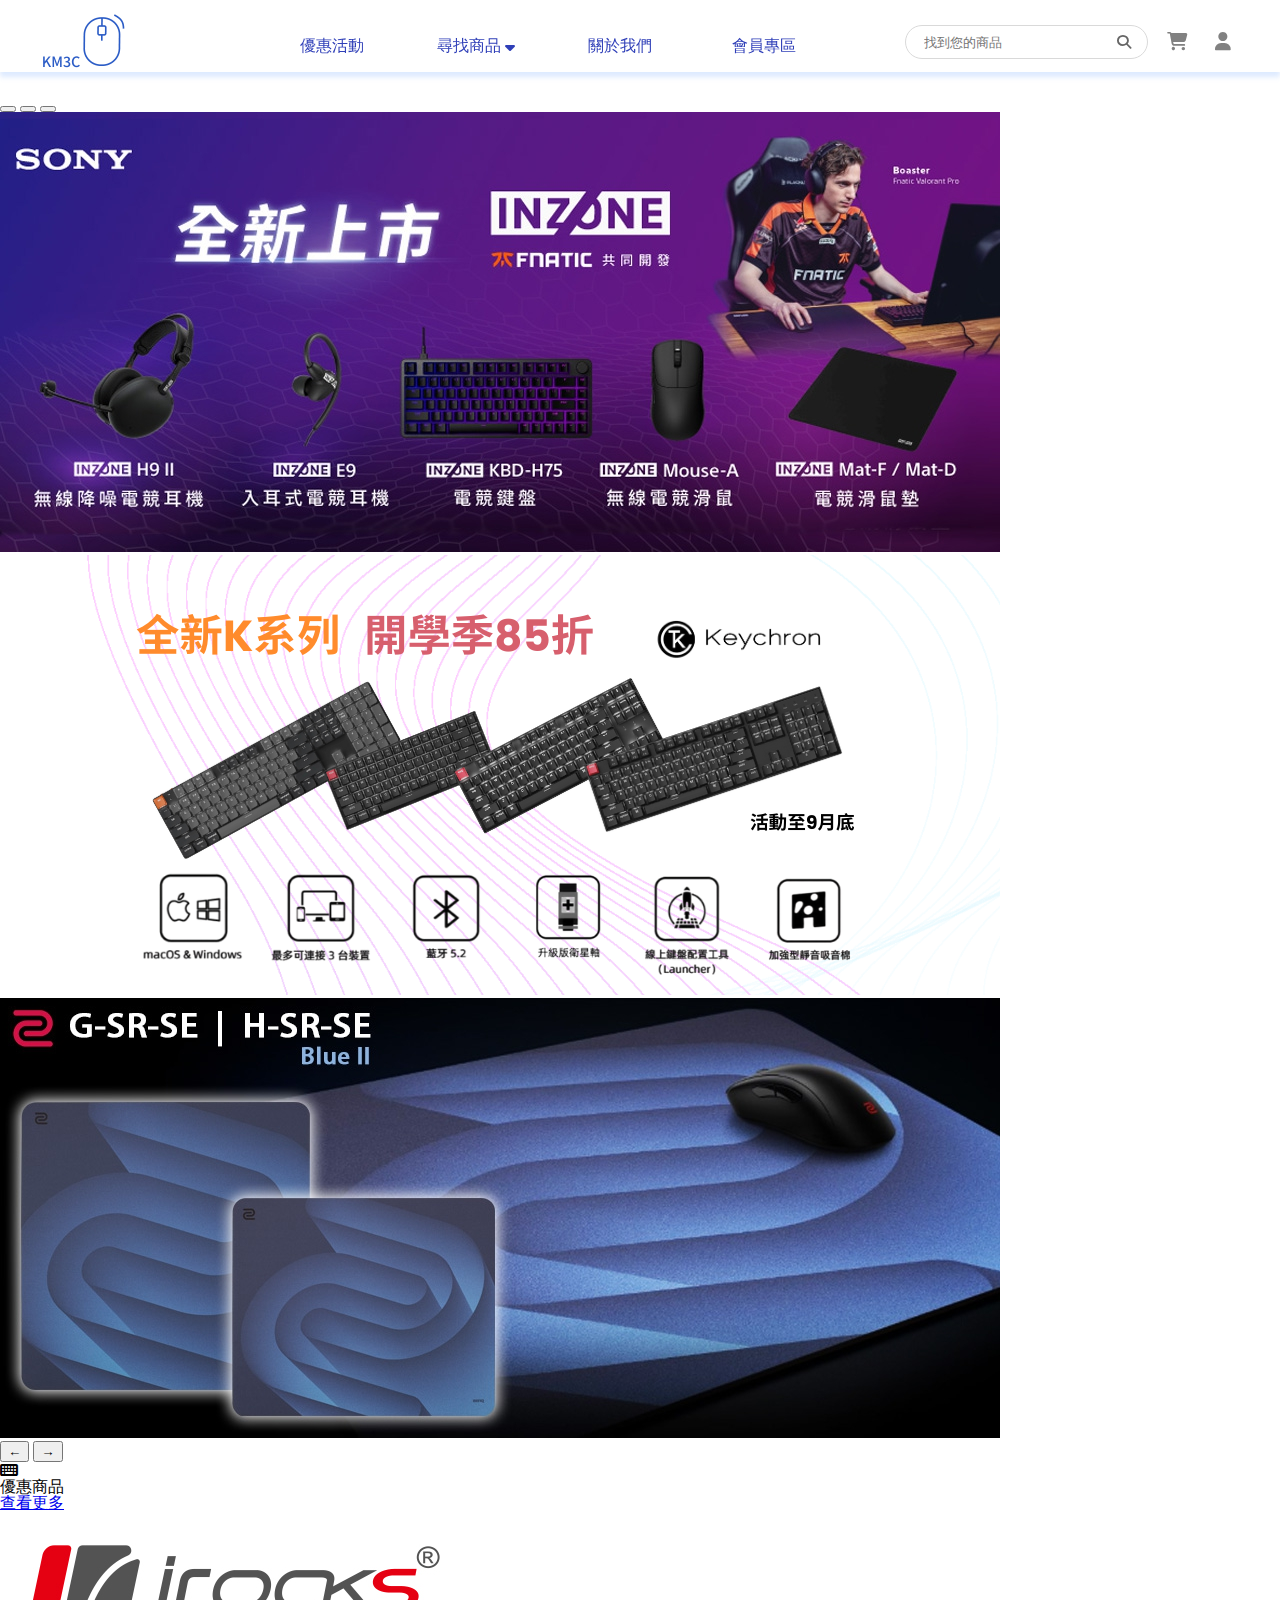
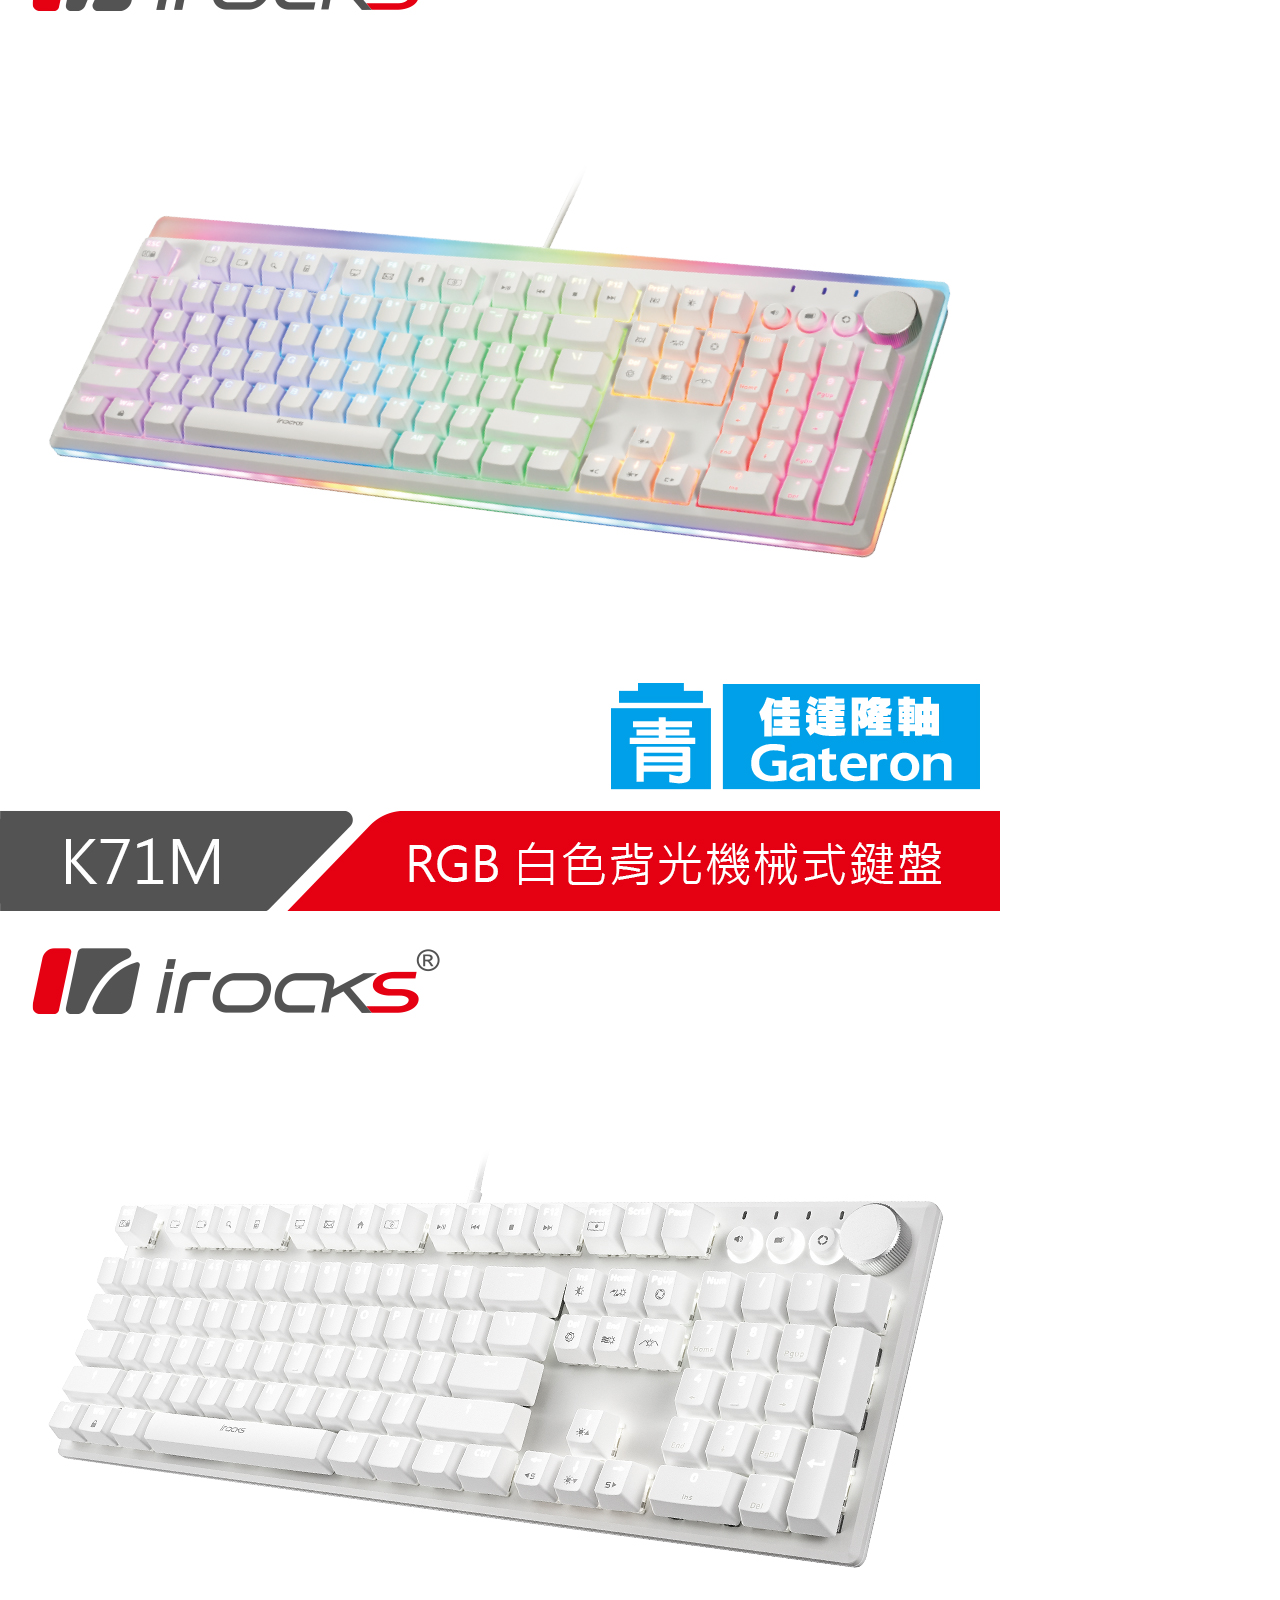
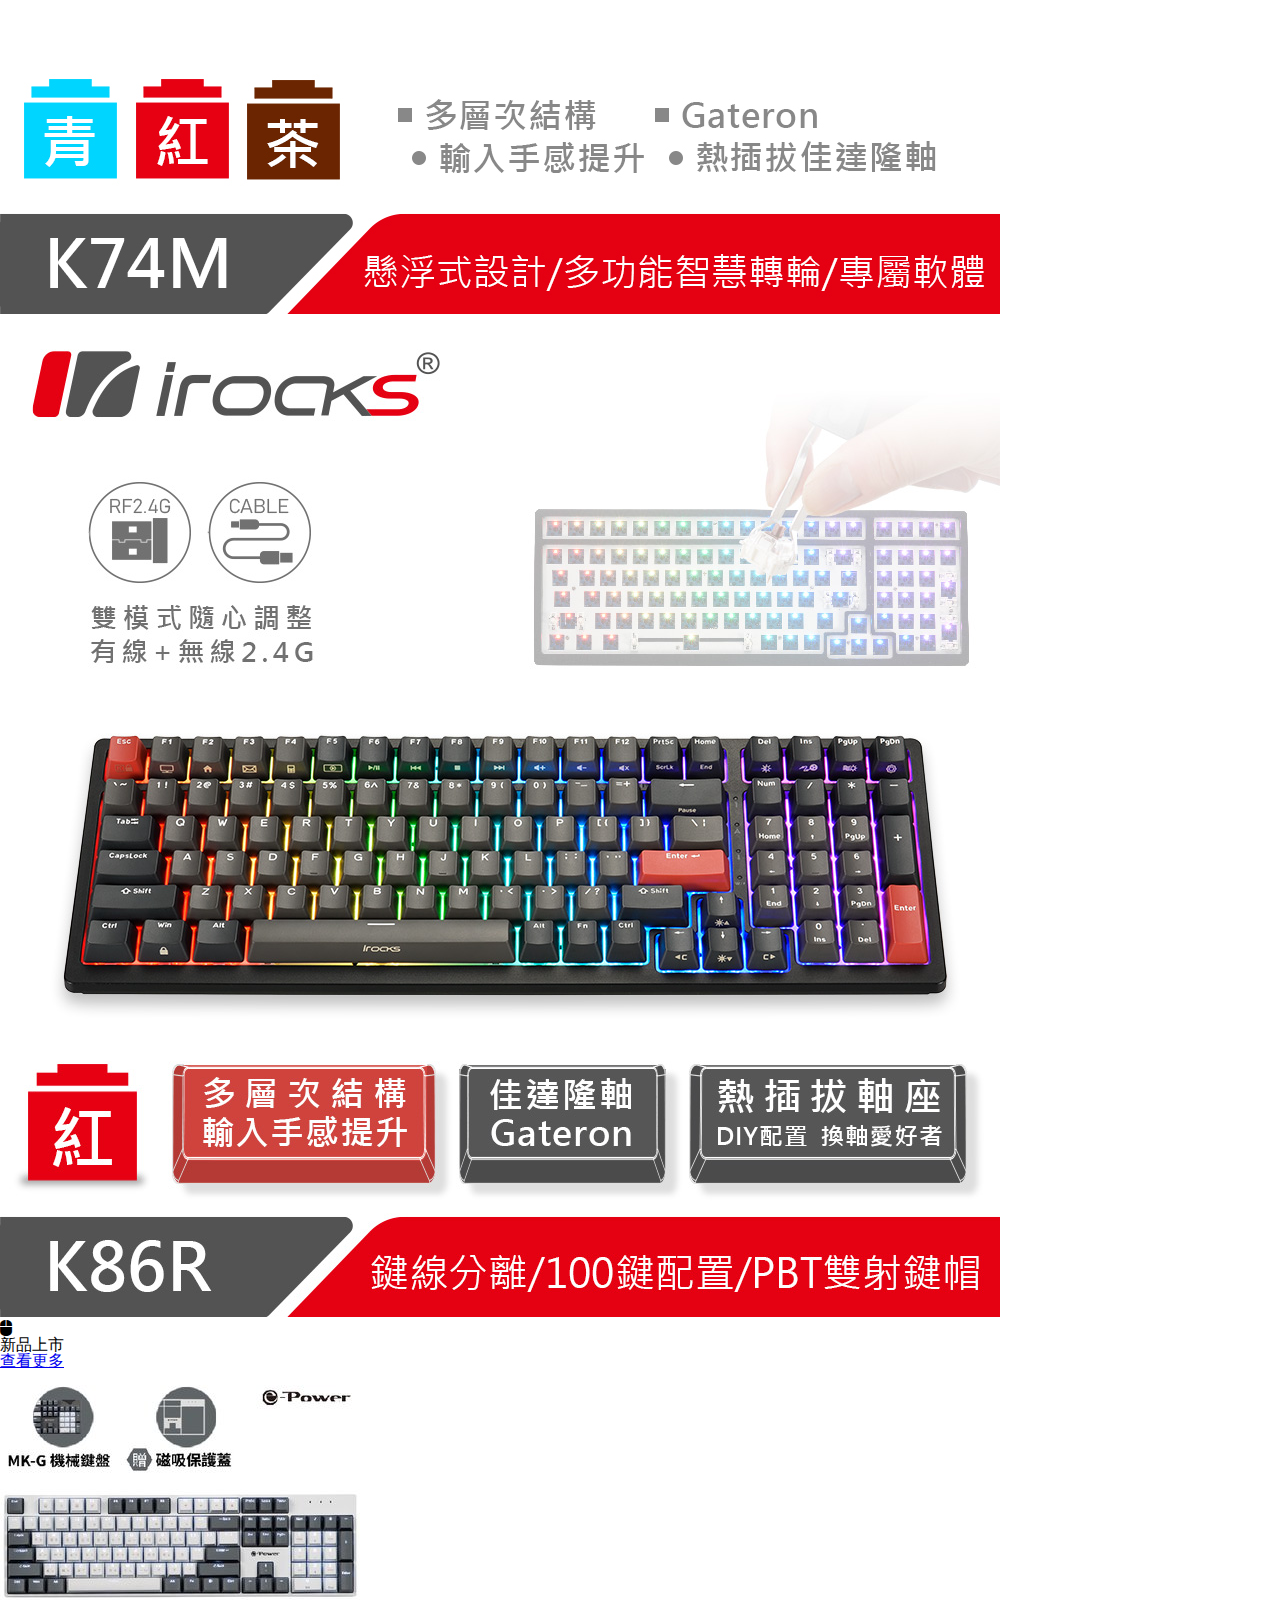
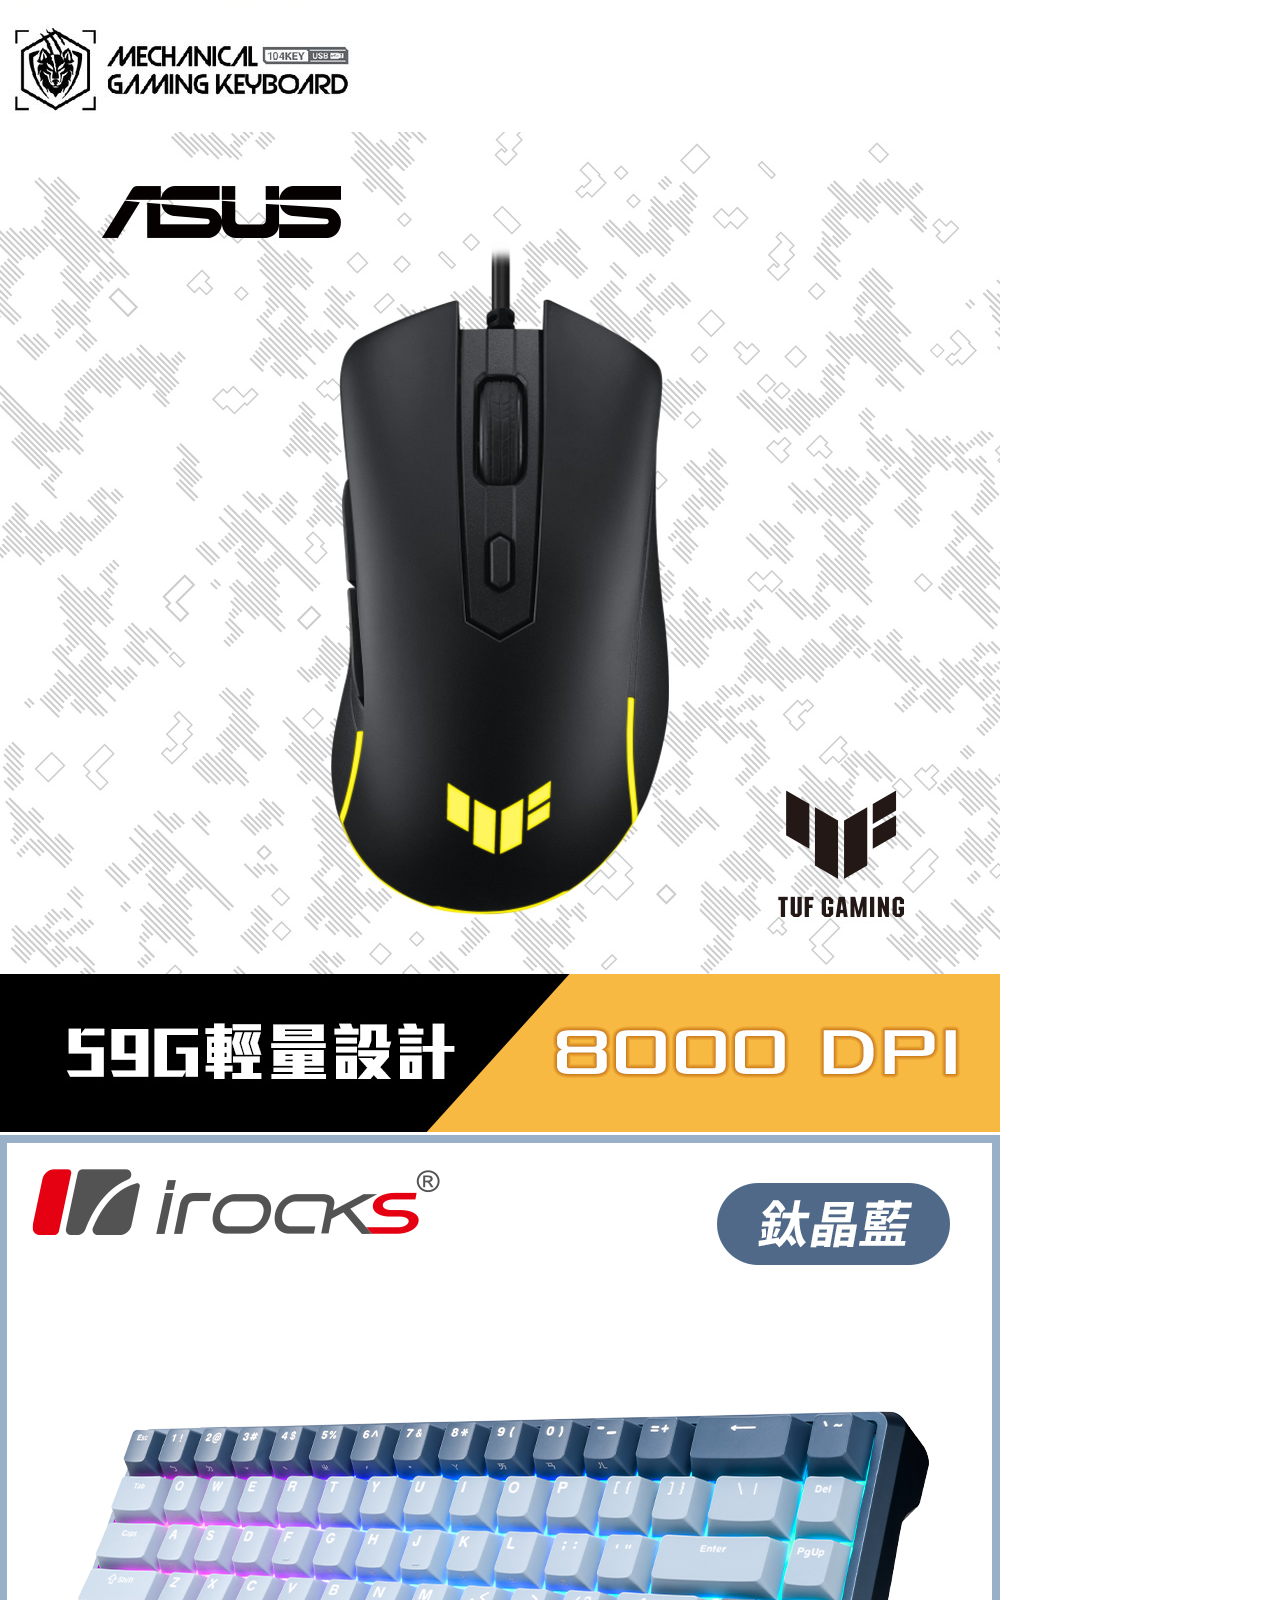
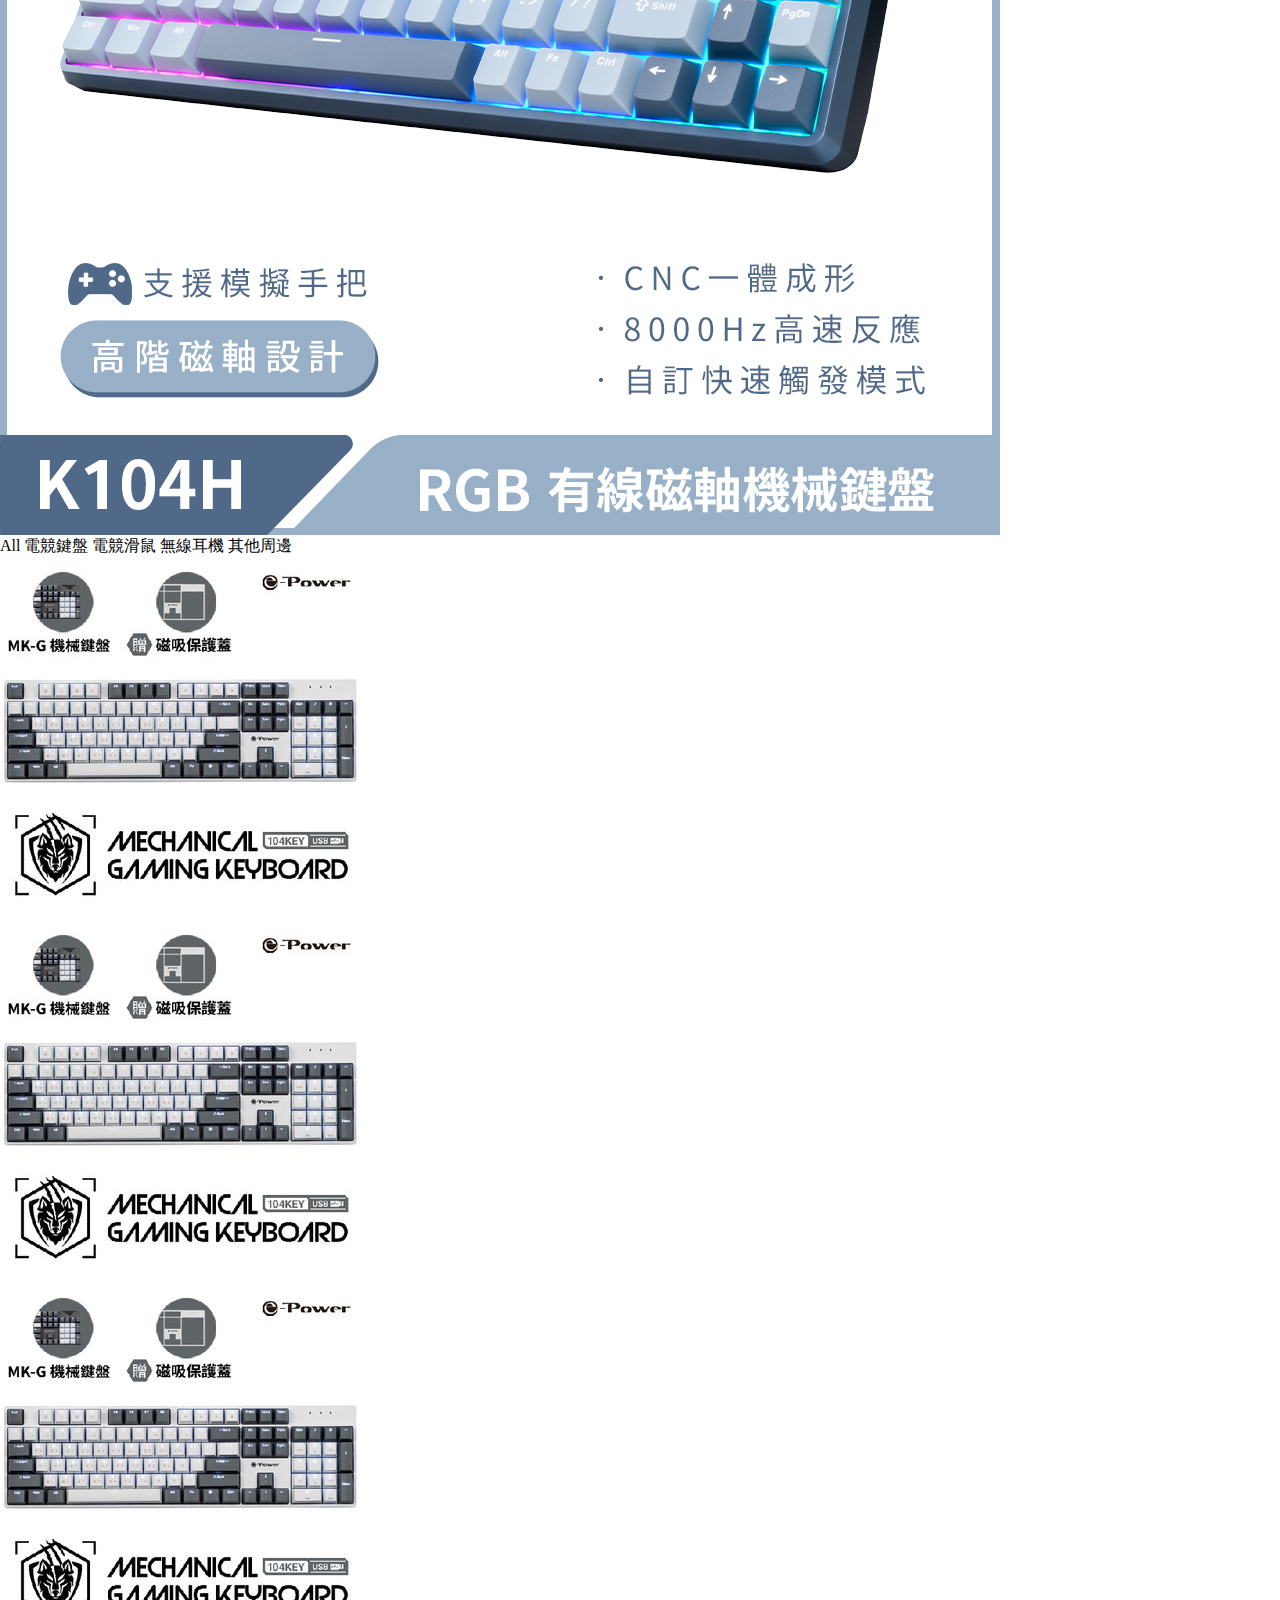
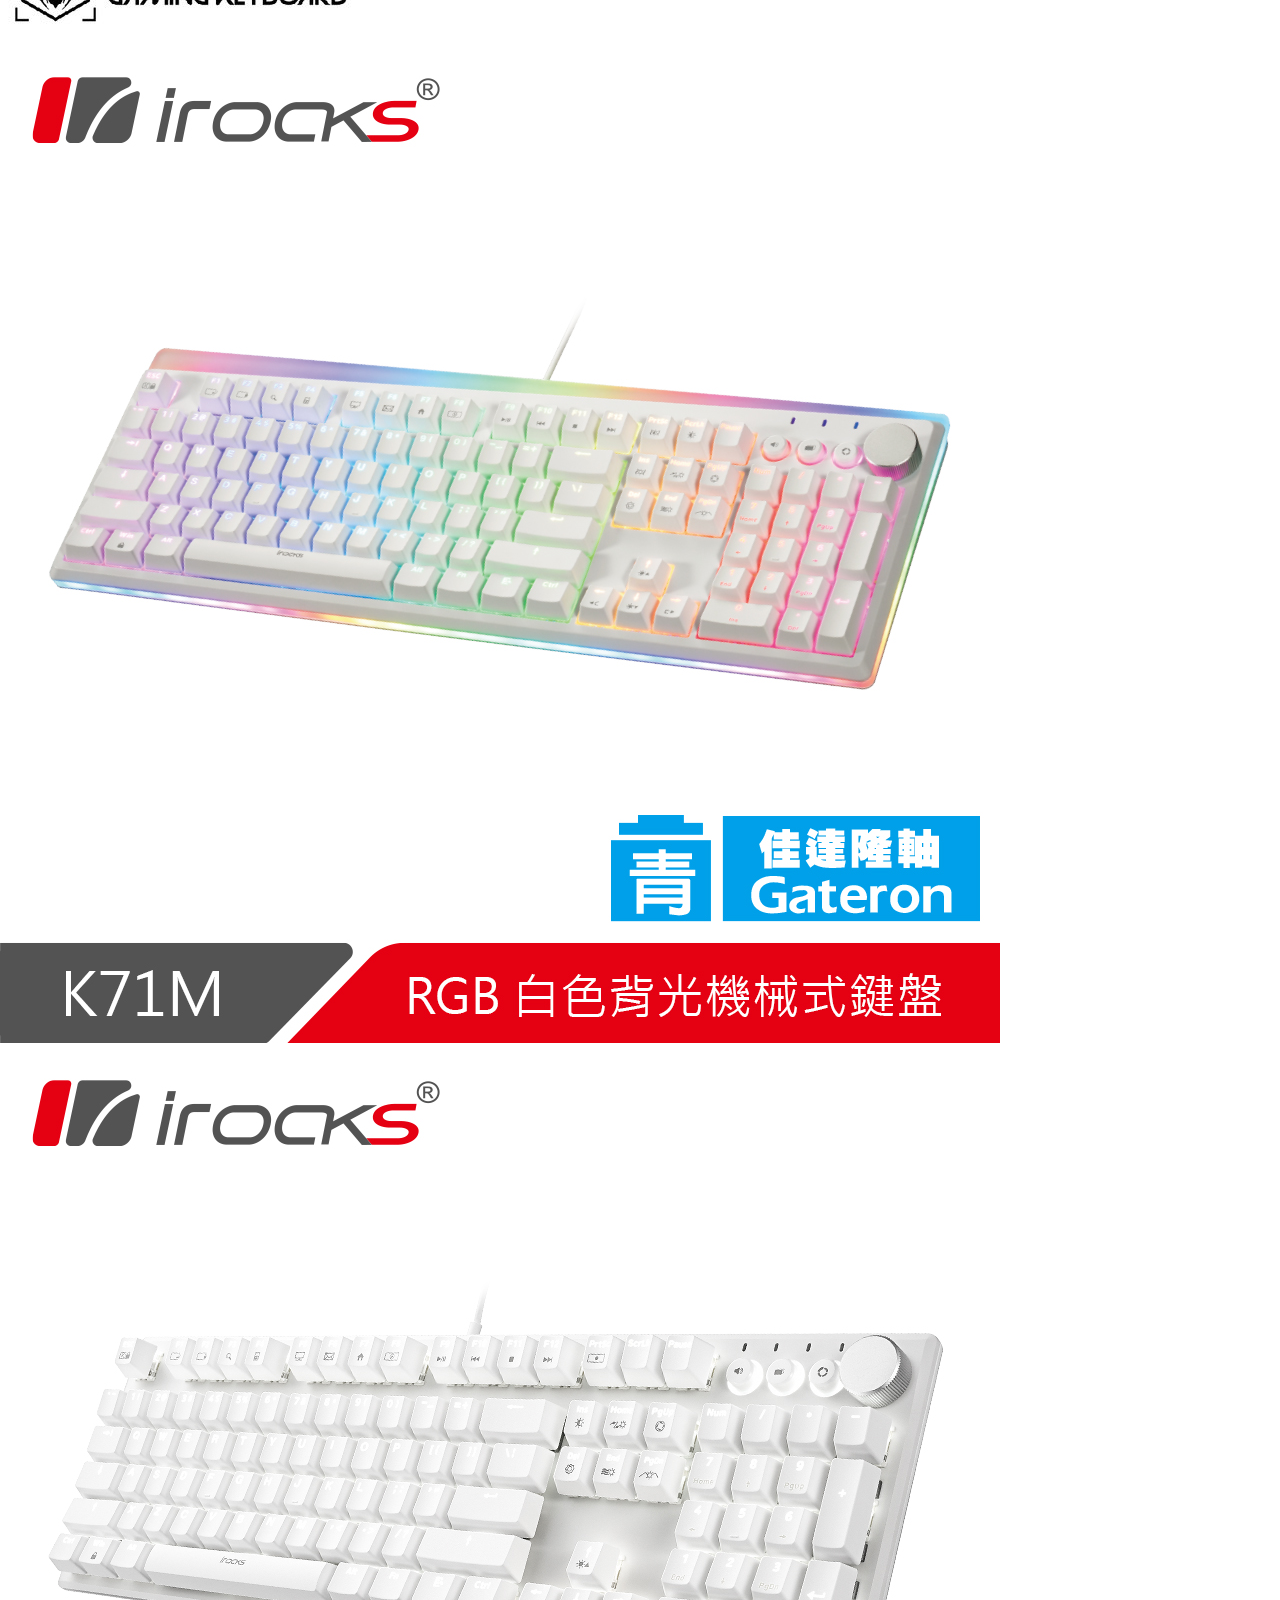
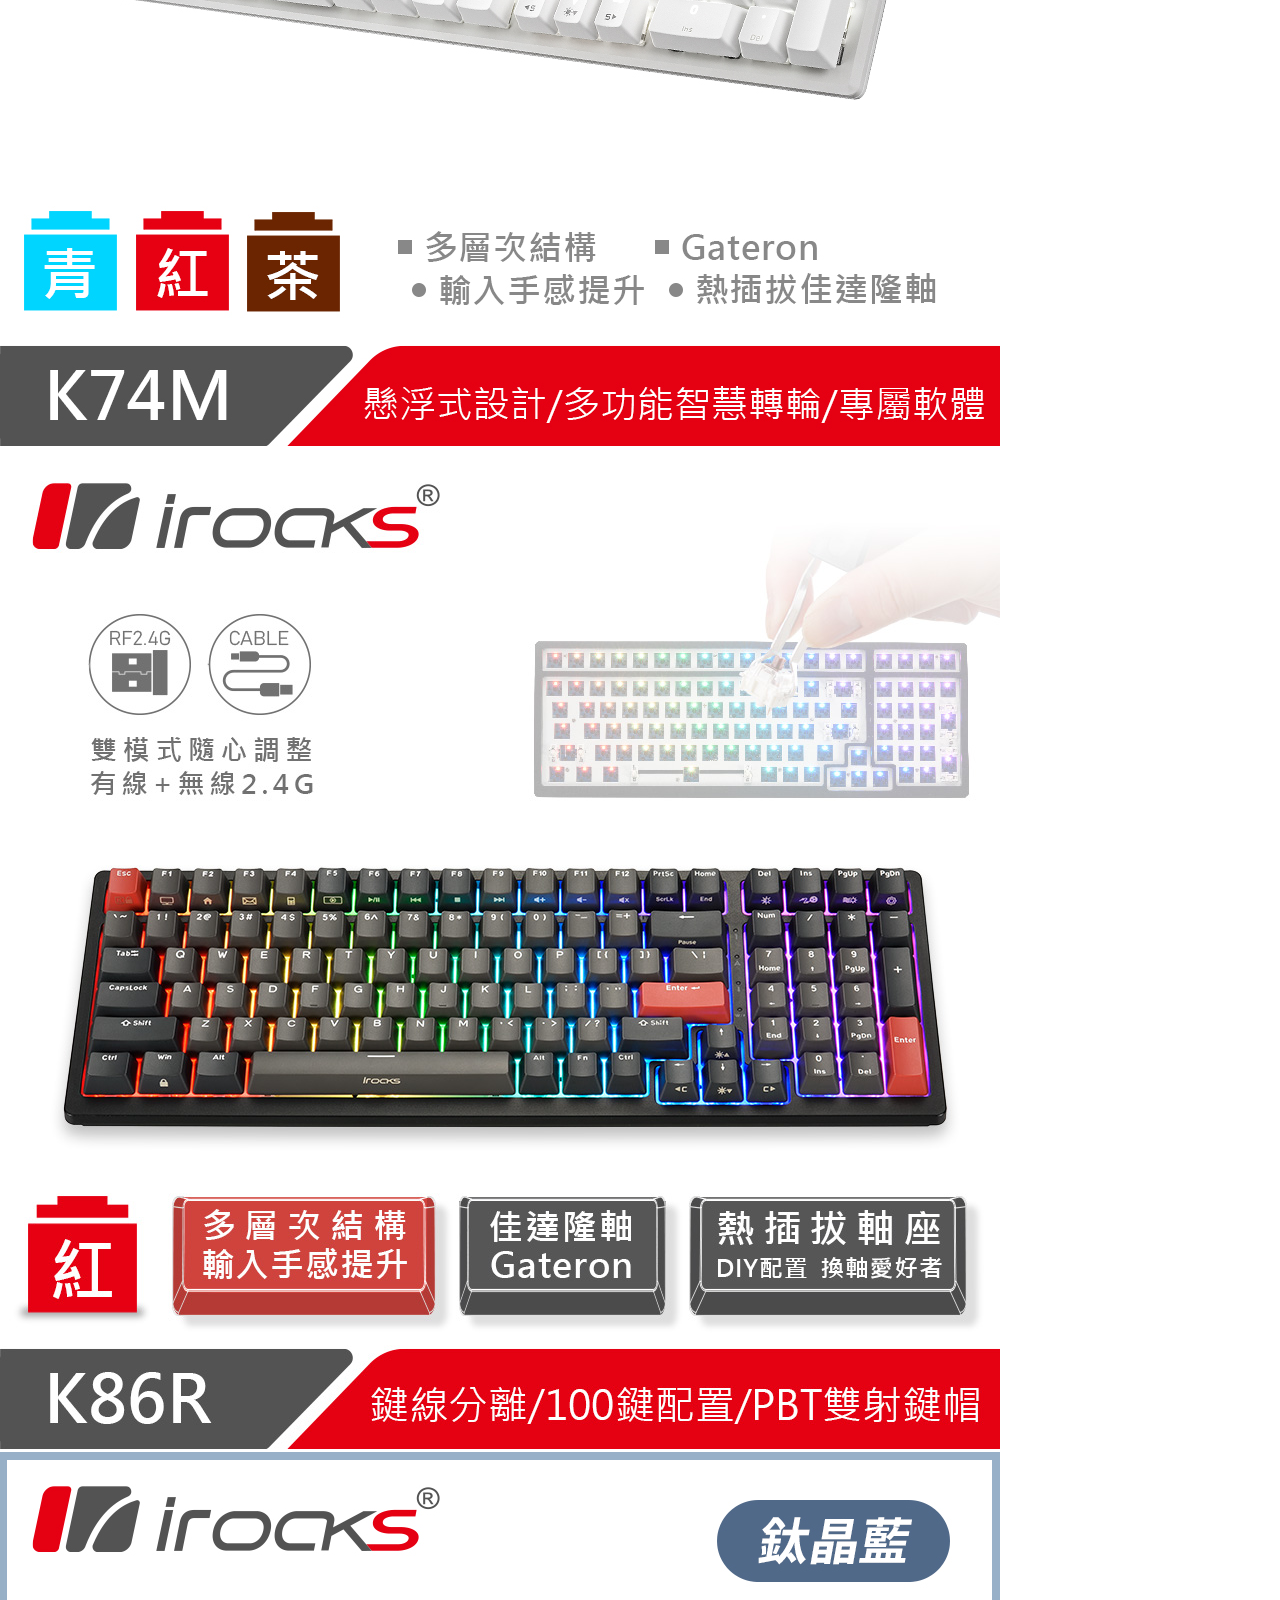
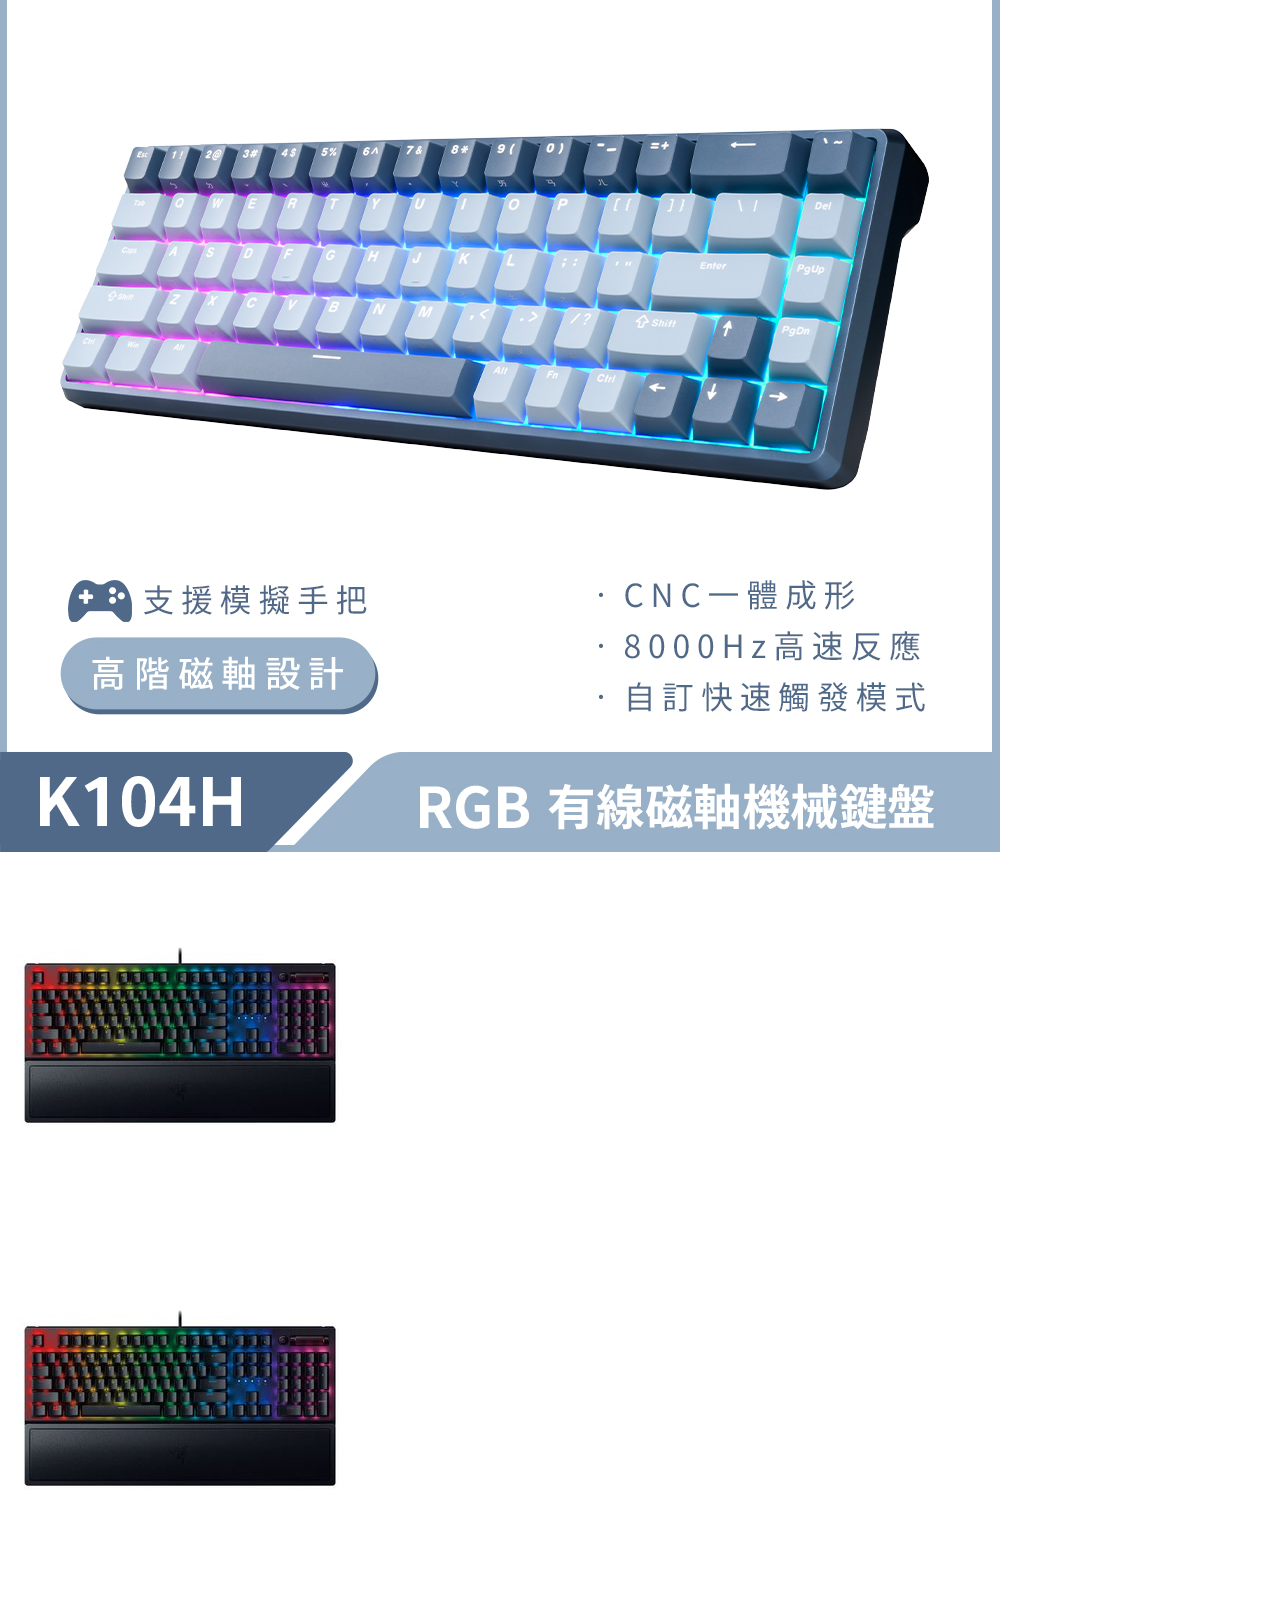
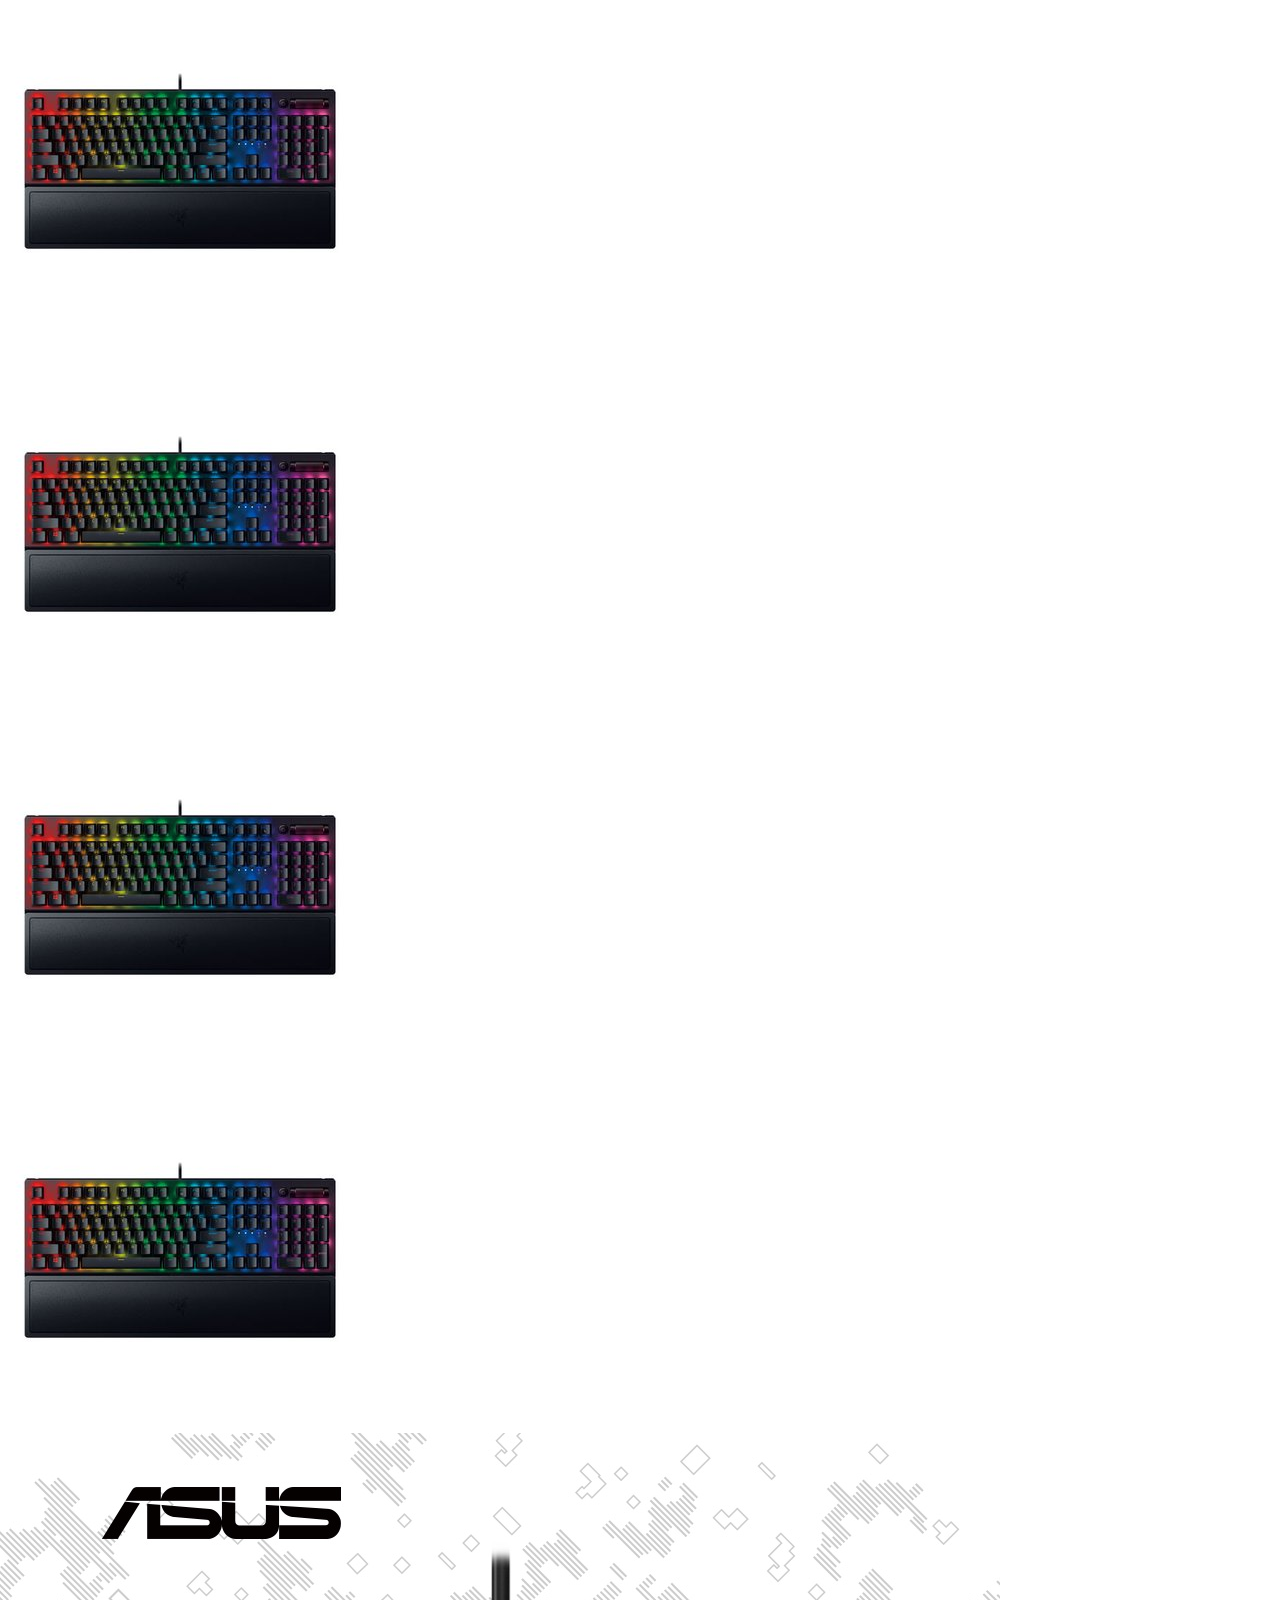
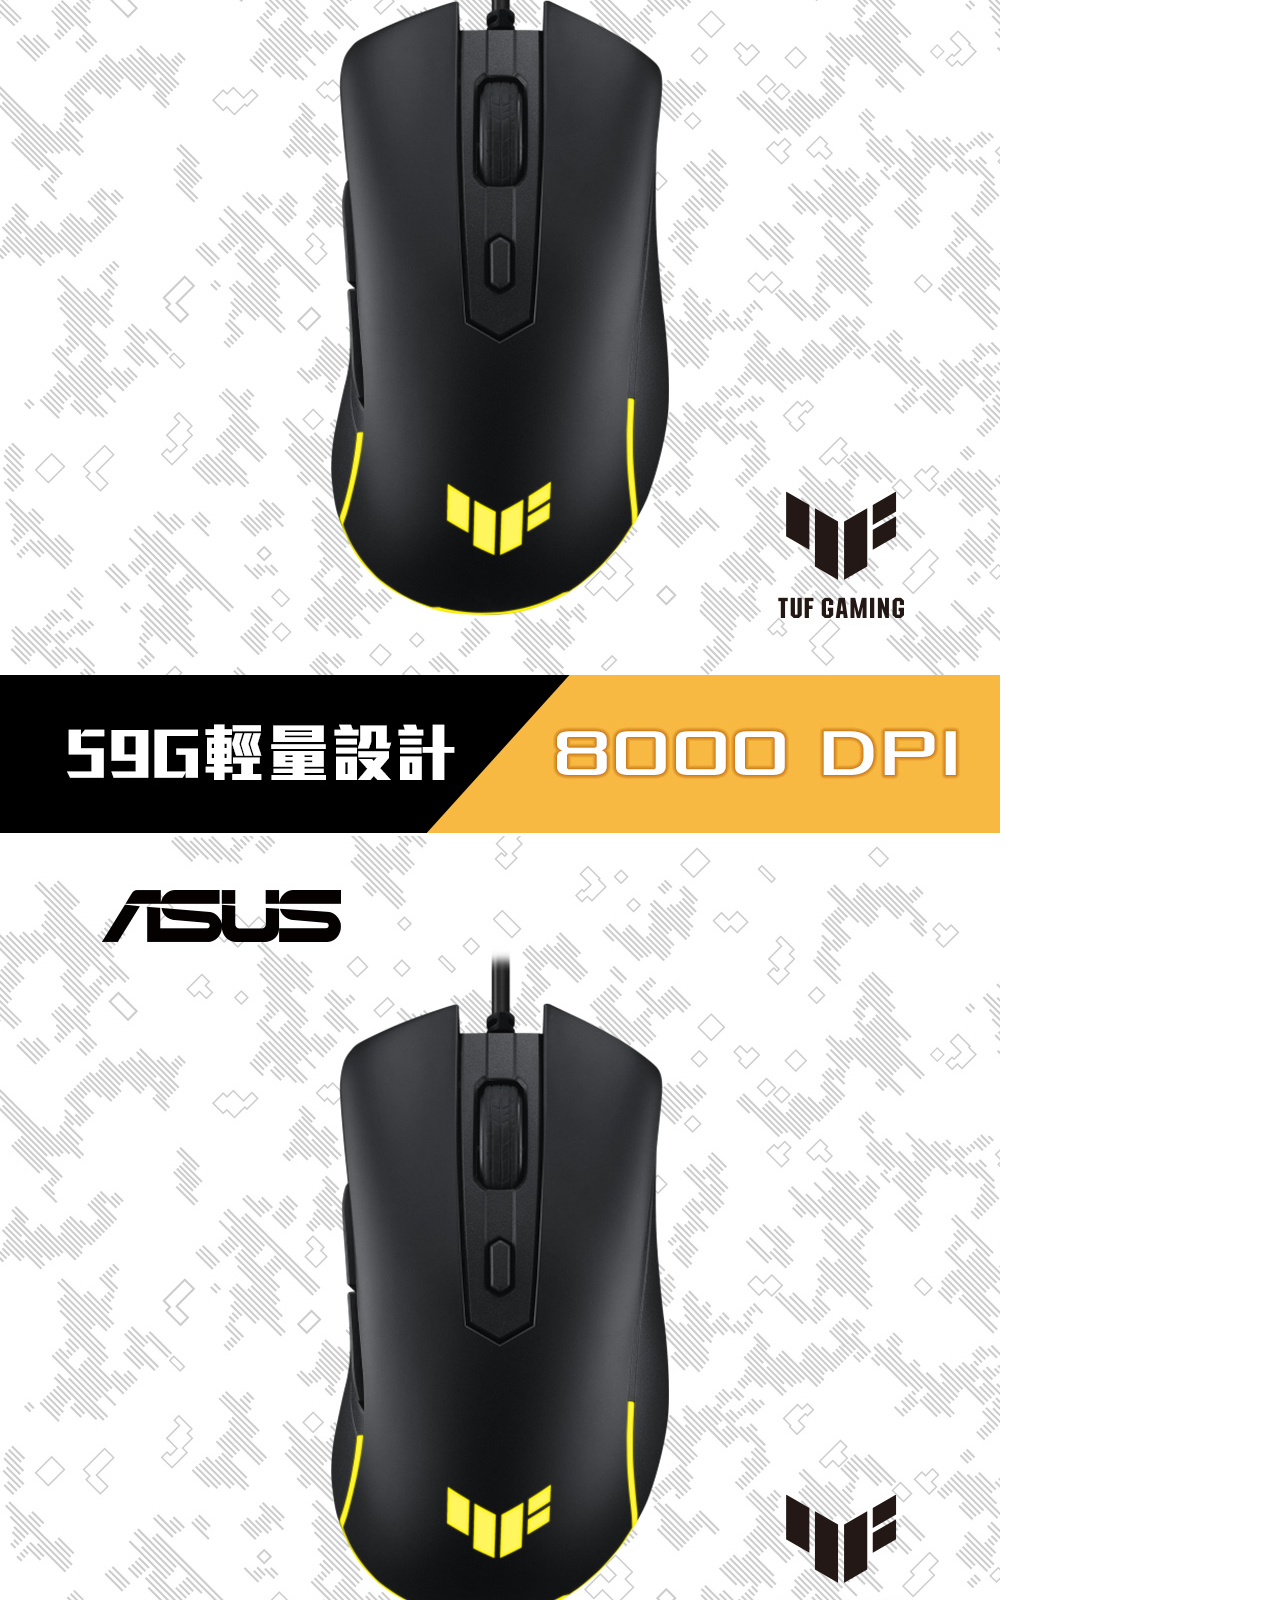
<file: index.html>
<!DOCTYPE html>
<html>
<head>
	<meta charset="utf-8">
	<meta http-equiv="X-UA-Compatible" content="IE=edge">
  <meta name="viewport" content="width=device-width, initial-scale=1.0">
  <title>KM3CHome</title>
  <!-- css list -->
  <link rel="stylesheet" href="https://cdnjs.cloudflare.com/ajax/libs/font-awesome/6.5.2/css/all.min.css">
  <link rel="stylesheet" href="css/style.css">
  <link rel="stylesheet" href="css/footer.css">
  <link rel="stylesheet" href="css/header.css">
  <link rel="stylesheet" href="css/product.css">
  <link rel="stylesheet" href="css/RWD.css">
  <link rel="icon" href="img/header/logo_3.png">

  
  

</head>
<body>
  <!-- header -->
   <header>
   </header>
<!-- banner -->
<div id="carouselExampleIndicators" class="carousel" data-interval="3500">
  <div class="carousel-indicators">
    <button data-slide-to="0" class="active"></button>
    <button data-slide-to="1"></button>
    <button data-slide-to="2"></button>
  </div>

  <div class="carousel-inner">
    <div class="carousel-item active">
      <img src="img/banner/banner_keyboard.jpg"  alt="Keyboard banner">
    </div>
    <div class="carousel-item">
      <img src="img/banner/banner_keyboard1.png" alt="Keyboard banner 2">
    </div>
    <div class="carousel-item">
      <img src="img/banner/banner_mouse.jpg" alt="Mouse banner">
    </div>
  </div>

  <button class="carousel-control-prev" aria-label="上一張">&larr;</button>
  <button class="carousel-control-next" aria-label="下一張">&rarr;</button>
</div>

  
<!-- 主內容 -->

  <section class="promo">
    <div class="text">
      <div class="text-h2-1">
        <i class="fa-solid fa-keyboard"></i>
        <h2>優惠商品</h2>
      </div>
      <div class="text-h2-2">
        <a href="product-list.html" class="pd-more">查看更多</a>
      </div>
    </div>
    <div class="promo-card">
      <div class="img-wrap">
        <a href="product-list.html">
        <img src="img/prouct/keyboard.jpg"  alt="機械遊戲鍵盤 - 範例圖 1">
        </a>
      </div>
      <div class="img-wrap">
        <a href="product-list.html">
        <img src="img/prouct/keyboard2.jpg" alt="復古無線鍵鼠 - 範例圖 2">
        </a>
      </div>
      <div class="img-wrap">
        <a href="product-list.html">
        <img src="img/prouct/keyboard3.jpg" alt="RGB 鍵盤 - 範例圖 3">
        </a>
      </div>
    </div>
  </section>
  <section class="promo">

    <div class="text">
      <div class="text-h2-1">
        <i class="fa-solid fa-computer-mouse"></i>
        <h2>新品上市</h2>
      </div>
      <div class="text-h2-2">
        <a href="product-list.html" class="pd-more">查看更多</a>
      </div>
    </div>
    <div class="promo-card">
      <div class="img-wrap">
        <a href="product-list.html">
        <img src="img/prouct/KY1.jpg" alt="機械遊戲鍵盤 - 範例圖 1">
        </a>
      </div>
      <div class="img-wrap">
        <a href="product-list.html">
        <img src="img/prouct/mouse_TUF.jpg" alt="復古無線鍵鼠 - 範例圖 2">
        </a>
      </div>

      <div class="img-wrap">
        <a href="product-list.html">
        <img src="img/prouct/keyboard4.jpg" alt="RGB 鍵盤 - 範例圖 3">
        </a>
      </div>
    </div>
  </section>
  
  <!-- filter -->
   
  <section class="filter">
    <div class="filtercontain">
      <div class="filteritems">
        <nav>
          <div class="items">
            <span class="item active" data-name="all">All</span>
            <span class="item" data-name="Keyboard">電競鍵盤</span>
            <span class="item" data-name="Mouse">電競滑鼠</span>
            <span class="item" data-name="Earphone">無線耳機</span>
            <span class="item" data-name="other">其他周邊</span>
          </div>
        </nav>
        <div class="gallery" data-aos="fade-up" data-aos-duration="500">
          <div class="image" data-name="Keyboard">
            <span>
              <a href="product-list.html">
              <img src="img/prouct/KY1.jpg" alt="">
              </a>
            </span>
          </div>
          <div class="image" data-name="Keyboard">
            <span>
              <a href="product-list.html">
              <img src="img/prouct/KY1.jpg" alt="">
              </a>
            </span>
          </div>
          <div class="image" data-name="Keyboard">
            <span>
              <a href="product-list.html">
              <img src="img/prouct/KY1.jpg" alt="">
              </a>
            </span>
          </div>
          <div class="image" data-name="Mouse">
            <span>
              <a href="product-list.html">
              <img src="img/prouct/keyboard.jpg" alt="">
              </a>
            </span>
          </div>
          <div class="image" data-name="Mouse">
            <span>
              <a href="product-list.html">
              <img src="img/prouct/keyboard2.jpg" alt="">
              </a>
            </span>
          </div>
          <div class="image" data-name="Mouse">
            <span>
              <a href="product-list.html">
              <img src="img/prouct/keyboard3.jpg" alt="">
              </a>
            </span>
          </div>
          <div class="image" data-name="Mouse">
            <span>
              <a href="product-list.html">
              <img src="img/prouct/keyboard4.jpg" alt="">
              </a>
            </span>
          </div>
          <div class="image" data-name="Earphone">
            <span><a href="product-list.html"><img src="img/prouct/KY3.jpg" alt=""></a></span>
          </div>
          <div class="image" data-name="Earphone">
            <span><a href="product-list.html"><img src="img/prouct/KY3.jpg" alt=""></a></span>
          </div>
          <div class="image" data-name="Earphone">
            <span><a href="product-list.html"><img src="img/prouct/KY3.jpg" alt=""></a></span>
          </div>
          <div class="image" data-name="Earphone">
            <span><a href="product-list.html"><img src="img/prouct/KY3.jpg" alt=""></a></span>
          </div>
          <div class="image" data-name="Earphone">
            <span><a href="product-list.html"><img src="img/prouct/KY3.jpg" alt=""></a></span>
          </div>
          <div class="image" data-name="other">
            <span><a href="product-list.html"><img src="img/prouct/KY3.jpg" alt=""></a></span>
          </div>
          <div class="image" data-name="other">
            <span><a href="product-list.html"><img src="img/prouct/mouse_TUF.jpg" alt=""></a></span>
          </div>
          <div class="image" data-name="other">
            <span><a href="product-list.html"><img src="img/prouct/mouse_TUF.jpg" alt=""></a></span>
          </div>
          <div class="image" data-name="other">
            <span><a href="product-list.html"><img src="img/prouct/mouse_TUF.jpg" alt=""></a></span>
          </div>
        </div>
      </div>

    </div>


  </section>

  
  <section class="promo">
    <div class="text">
      <div class="text-h2-1">
        <i class="fa-solid fa-video"></i>
        <h2>熱門影片</h2>
      </div>
    </div>
      <div class="video-wrap">
        <div class="video-card">
          <iframe
          src="https://www.youtube.com/embed/kWGyjnbugwk?si=ct5nWf8h4biMhVa1" 
          title="YouTube video player" 
          frameborder="0"
          allow="accelerometer; autoplay; clipboard-write; encrypted-media; gyroscope; picture-in-picture; web-share"
          referrerpolicy="strict-origin-when-cross-origin" 
          allowfullscreen></iframe>
        </div>
        <div class="video-card">
          <iframe
          src="https://www.youtube.com/embed/TUfOFkZuKBU?si=NdkPrie1LId_j6-W" 
          title="YouTube video player" 
          frameborder="0" 
          allow="accelerometer; autoplay; clipboard-write; encrypted-media; gyroscope; picture-in-picture; web-share" 
          referrerpolicy="strict-origin-when-cross-origin" 
          allowfullscreen>
          </iframe>
        </div>
        <div class="video-card">
          <iframe 
          src="https://www.youtube.com/embed/VuDSfmLtUXM?si=xPHl1zYRkcY2h8z2" title="YouTube video player" 
          frameborder="0" 
          allow="accelerometer; autoplay; clipboard-write; encrypted-media; gyroscope; picture-in-picture; web-share" 
          referrerpolicy="strict-origin-when-cross-origin" 
          allowfullscreen>
          </iframe>
        </div>
      </div>

  </section>
  
<footer>
</footer>
<script src="JS/headerfooter.js"></script>
<script src="JS/filter.js"></script>



</body>
</html>
</file>
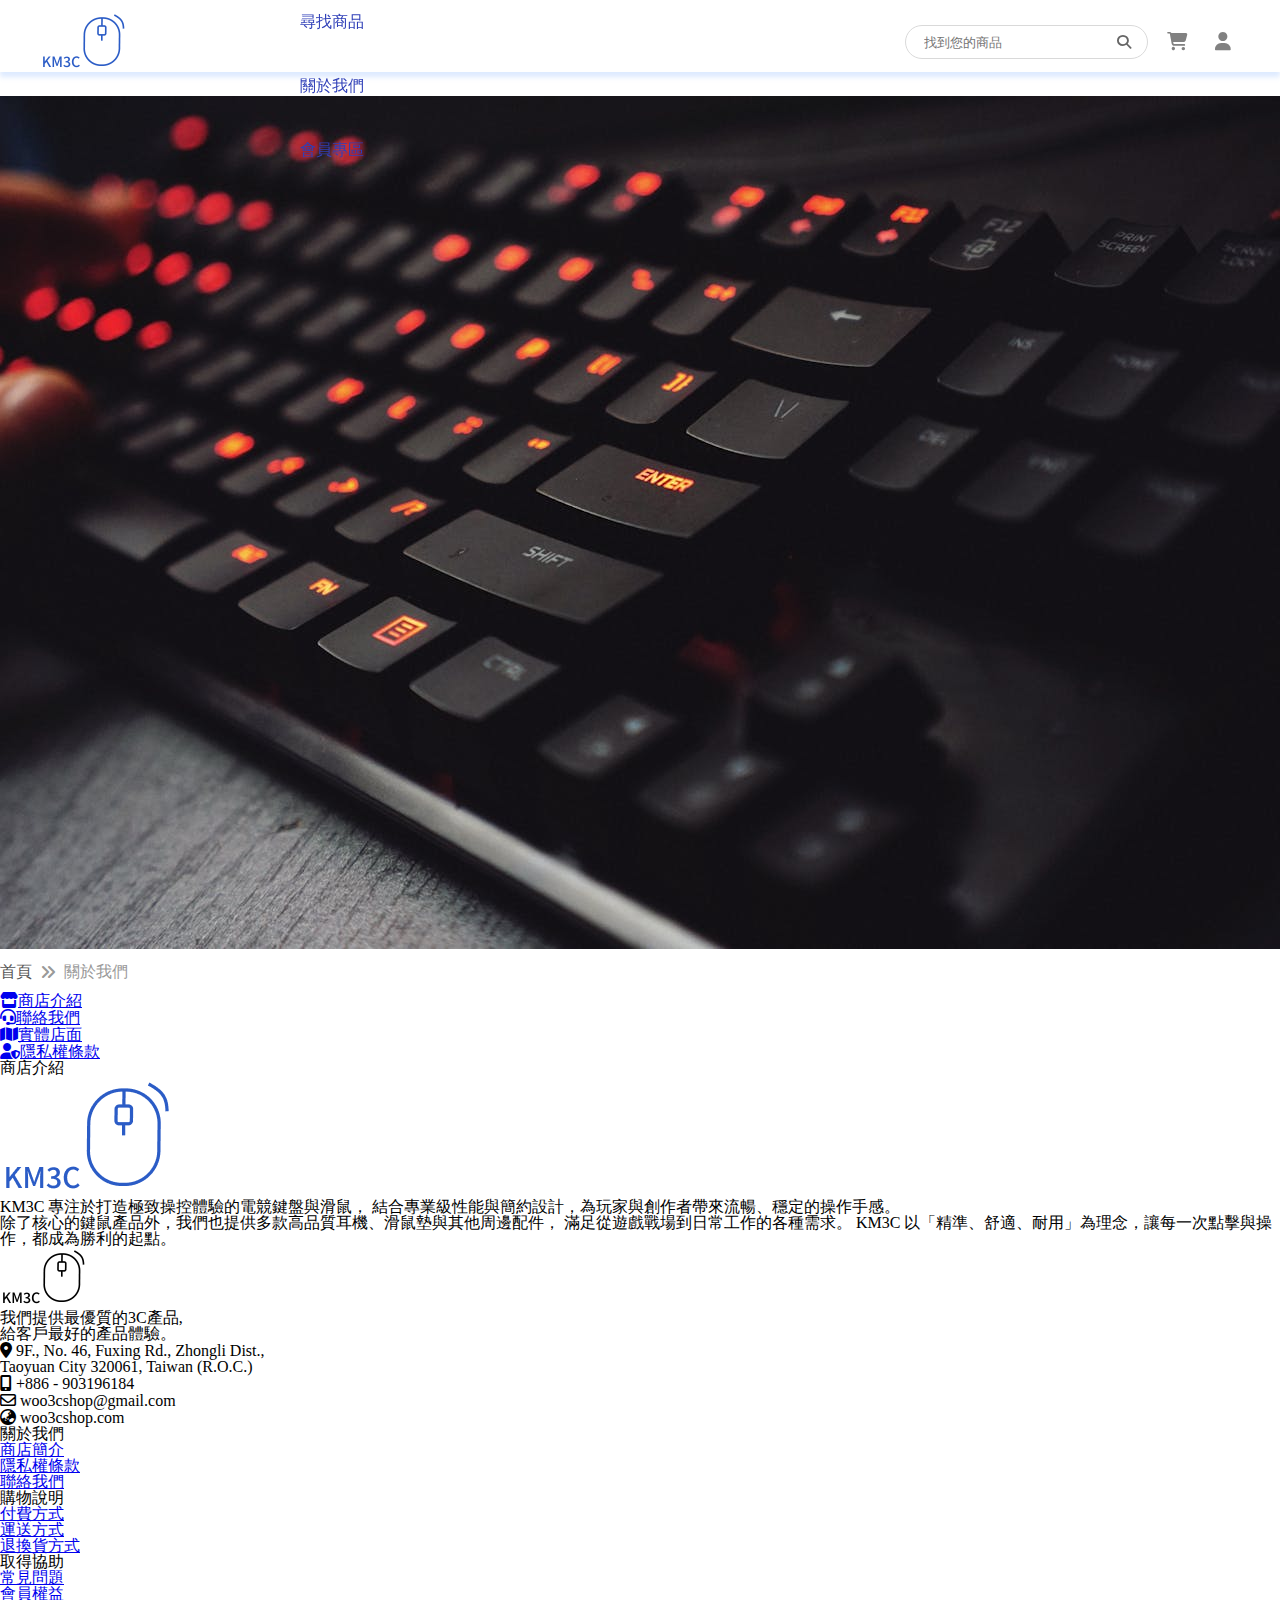
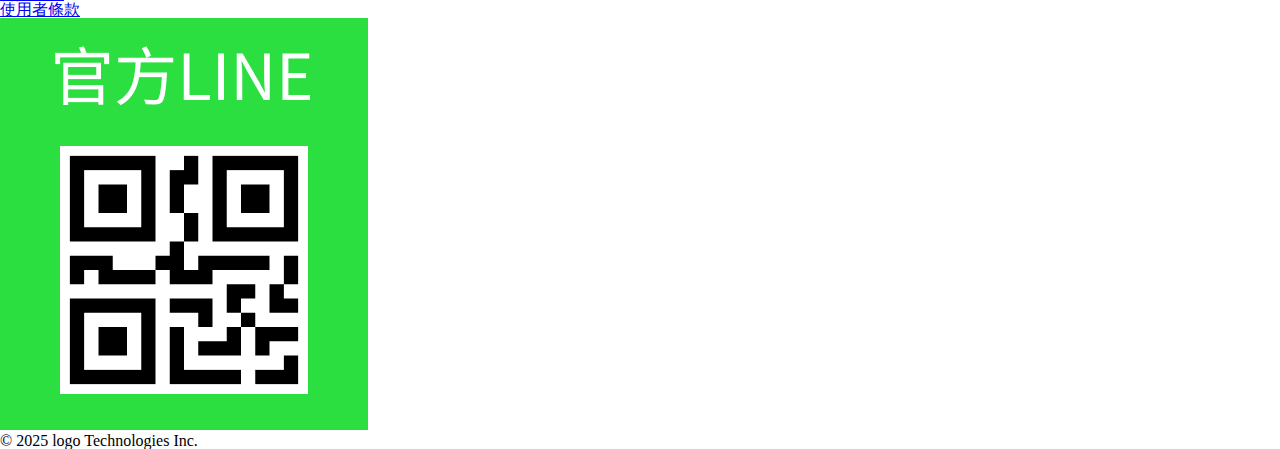
<file: about.html>
<!DOCTYPE html>
<html>
<head>
	<meta charset="utf-8">
	<meta http-equiv="X-UA-Compatible" content="IE=edge">
  <meta name="viewport" content="width=device-width, initial-scale=1.0">
  <title>KM3CHome</title>
  <!-- css list -->
  <link rel="stylesheet" href="https://cdnjs.cloudflare.com/ajax/libs/font-awesome/6.5.2/css/all.min.css">
  <link rel="stylesheet" href="css/style.css">
  <link rel="stylesheet" href="css/footer.css">
  <link rel="stylesheet" href="css/header.css">
  <link rel="stylesheet" href="css/product.css">
  

</head>
<body>
  <!-- header -->
  <header>
    <div class="containerheader">
      <div class="logo-container">
        <div class="nav-logo">
          <a href="index.html"><img alt="logo" width="100" height="60" src="img/header/log_2.png"></a>
        </div>
      </div>

      <div class="nav">
        <div class="nav-btn">
          <ul>
            <li class="nav-link">
              <a href="promo.html">優惠活動</a>
          </li>
            <li class="nav-link">
              <a href="product-list.html">尋找商品</a>
                <div class="dropdown">
                  <ol>
                    <li class="dropdown.link">
                      <a href="product-list.html">電競鍵盤</a>
                    </li>
                    <li class="dropdown.link">
                      <a href="product-list.html">電競滑鼠</a>
                    </li>
                    <li class="dropdown.link">
                      <a href="product-list.html">無線耳機</a>
                    </li>
                    <li class="dropdown.link">
                      <a href="product-list.html">其他周邊</a>
                    </li>
                  </ol>
                  
                </div>              
            </li>
            <li class="nav-link">
              <a href="about.html">關於我們</a>
            </li>
            <li class="nav-link">
              <a href="member.html">會員專區</a>
            </li>
          </ul>
        </div>
      </div>
      
      <div class="login">
        <ul>
          <li class="search"></i><input type="search" placeholder="找到您的商品"><i class="fa-solid fa-magnifying-glass"></i></li>
          <li class="cart">
            <a href="cart.html">
              <i class="fas fa-shopping-cart"></i>
            </a>
          </li>
          <!-- 再用js寫出彈出式視窗跟會員專區 -->
          <li class="memberlogin"><button onclick="window.location.href='register.html'" class="person"><i class="fa-solid fa-user"></i></button></li>
        </ul> 
      </div>
    </div>
  </header>
  <section>
  <div class="forallbanner">
    <img src="img/banner/forallbanner3.jpg" alt="">
  </div>
  </section>
  <section>
    <div class="breadcrumb">
      <ul>
        <li><a href="index.html">首頁</a></li>
        <li><i class="fa-solid fa-angles-right"></i></li>
        <li>關於我們</li>
      </ul>
    </div>
  </section>

  <section class="about">
      <div class="sidebar">
        <div class="about-sidebar">
          <div class="dropdown-list">
            <a href="#">
              <i class="fas fa-store"></i>商店介紹</a>
          </div>
          <div class="dropdown-list">
            <a href="#">
              <i class="fa-solid fa-headset"></i>聯絡我們</a> 
          </div>
          <div class="dropdown-list">
            <a href="#">
              <i class="fa-solid fa-map"></i>實體店面</a> 
          </div>
          <div class="dropdown-list">
            <a href="#">
              <i class="fas fa-user-shield"></i>隱私權條款</a> 
          </div>
        </div>
      </div>
      
      <div class="about-content-out">
        <div class="about-content">
          <div class="about-detail-up">
            <h2>商店介紹</h2>

            <div class="about-detail-down">
              <img src="img/header/log_2.png" alt="">
              <span>
                <p>
                  KM3C 專注於打造極致操控體驗的電競鍵盤與滑鼠，
                  結合專業級性能與簡約設計，為玩家與創作者帶來流暢、穩定的操作手感。<br>
                  除了核心的鍵鼠產品外，我們也提供多款高品質耳機、滑鼠墊與其他周邊配件，
                  滿足從遊戲戰場到日常工作的各種需求。
                  KM3C 以「精準、舒適、耐用」為理念，讓每一次點擊與操作，都成為勝利的起點。
                </p>
              </span>
            </div>
          </div>
        </div>
      </div>
    </div>
  </div>
  </section>

  <footer>
    <div class="containerfooter" >
        <div class="footer-container">
          <div class="info-logo">
              <img alt="logo" width="100" height="60" src="img/header/logo_black.png">
            <ul>
              <li>我們提供最優質的3C產品,<br>
              給客戶最好的產品體驗。</li>
            </ul>
          </div>
          <div class="info">
            <div class="address">
              <i class="fas fa-map-marker-alt" aria-hidden="true"></i>
              <span>
                9F., No. 46, Fuxing Rd., Zhongli Dist.,<br>
                Taoyuan City 320061, Taiwan (R.O.C.)
              </span>
            </div>
            <div class="tel">
              <i class="fas fa-mobile-alt" aria-hidden="true"></i>
              <span>
                +886 - 903196184
              </span>
            </div>
            <div class="email">
              <i class="far fa-envelope" aria-hidden="true"></i>
              <span>
                woo3cshop@gmail.com
              </span>
            </div>
            <div class="web">
              <i class="fas fa-globe-asia" aria-hidden="true"></i>
              <span>
                woo3cshop.com
              </span>
            </div>
          </div>
        </div>
        <div class="info-text">
          <div class="info-about">
            <p class="p-title">關於我們</p>
              <ul>
                <li><a href="about.html">商店簡介</a> </li>
                <li><a href="about.html">隱私權條款</a> </li>
                <li><a href="about.html">聯絡我們</a> </li>
              </ul>
          </div>
        </div>

        <div class="info-text">
          <div class="info-about">
            <p class="p-title">購物說明</p>
              <ul>
                <li><a href="about.html">付費方式</a> </li>
                <li><a href="about.html">運送方式</a> </li>
                <li><a href="about.html">退換貨方式</a> </li>
              </ul>
          </div>
        </div>

        <div class="info-text">
          <div class="info-about">
            <p class="p-title">取得協助</p>
              <ul>
                <li><a href="about.html">常見問題</a></li>
                <li><a href="about.html">會員權益</a></li>
                <li><a href="about.html">使用者條款</a></li>
              </ul>
          </div>
        </div>

        <div class="line">
          <img src="img/footer/lineqr.png" alt="qrcode">
        </div>
    </div>

      <div class="container-copyright">
          <div class="text">
             <p>© 2025 logo Technologies Inc.</p>
          </div>
      </div>

  </div>
   

 
</footer>
		
<script src="JS/autoplay.js"></script>		


</body>
</html>
</file>
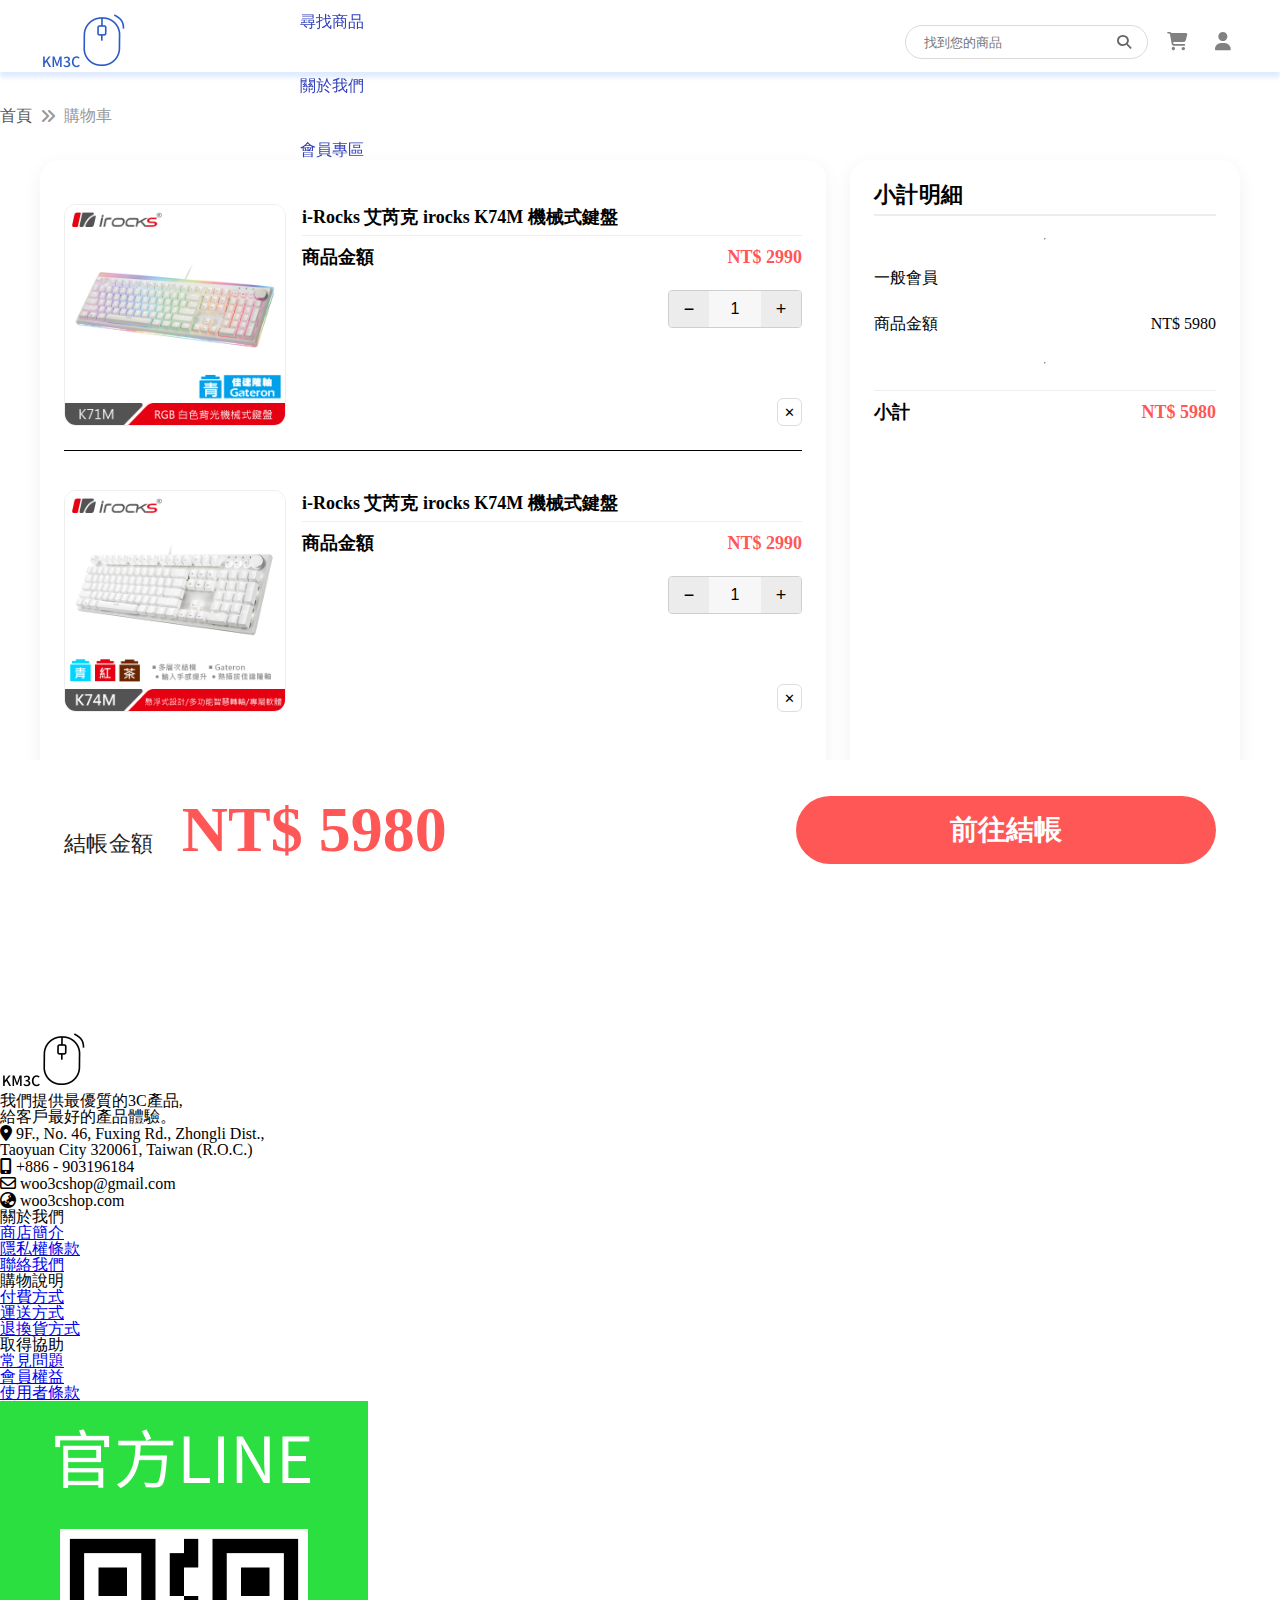
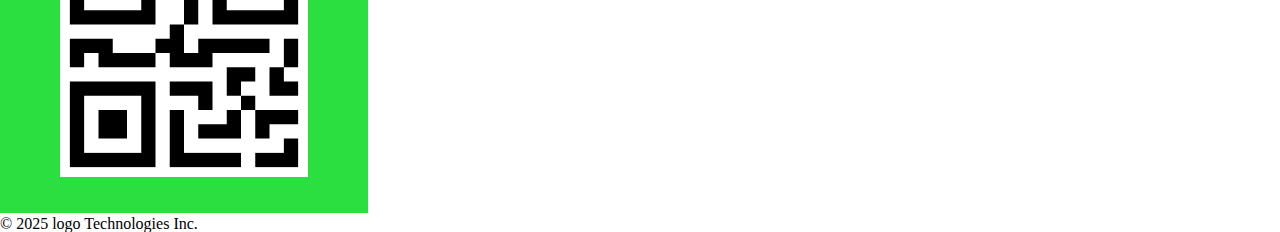
<file: cart.html>
<!DOCTYPE html>
<html>
<head>
	<meta charset="utf-8">
	<meta http-equiv="X-UA-Compatible" content="IE=edge">
  <meta name="viewport" content="width=device-width, initial-scale=1.0">
  <title>KM3CHome</title>
  <!-- css list -->
  <link rel="stylesheet" href="https://cdnjs.cloudflare.com/ajax/libs/font-awesome/6.5.2/css/all.min.css">
  <link rel="stylesheet" href="css/style.css">
  <link rel="stylesheet" href="css/footer.css">
  <link rel="stylesheet" href="css/header.css">
  <link rel="stylesheet" href="css/product.css">
  
</head>
<style>
  footer{
    margin-top: 0;
  }
</style>
<body>
  <!-- header -->
  <header>
    <div class="containerheader">
      <div class="logo-container">
        <div class="nav-logo">
          <a href="index.html"><img alt="logo" width="100" height="60" src="img/header/log_2.png"></a>
        </div>
      </div>

      <div class="nav">
        <div class="nav-btn">
          <ul>
            <li class="nav-link">
              <a href="promo.html">優惠活動</a>
          </li>
            <li class="nav-link">
              <a href="product-list.html">尋找商品</a>
                <div class="dropdown">
                  <ol>
                    <li class="dropdown.link">
                      <a href="product-list.html">電競鍵盤</a>
                    </li>
                    <li class="dropdown.link">
                      <a href="product-list.html">電競滑鼠</a>
                    </li>
                    <li class="dropdown.link">
                      <a href="product-list.html">無線耳機</a>
                    </li>
                    <li class="dropdown.link">
                      <a href="product-list.html">其他周邊</a>
                    </li>
                  </ol>
                  
                </div>              
            </li>
            <li class="nav-link">
              <a href="about.html">關於我們</a>
            </li>
            <li class="nav-link">
              <a href="member.html">會員專區</a>
            </li>
          </ul>
        </div>
      </div>
      
      <div class="login">
        <ul>
          <li class="search"></i><input type="search" placeholder="找到您的商品"><i class="fa-solid fa-magnifying-glass"></i></li>
          <li class="cart">
            <a href="cart.html">
              <i class="fas fa-shopping-cart"></i>
            </a>
          </li>
          <!-- 再用js寫出彈出式視窗跟會員專區 -->
          <li class="memberlogin"><button onclick="window.location.href='register.html'" class="person"><i class="fa-solid fa-user"></i></button></li>
        </ul> 
      </div>
    </div>
  </header>

  <section>
    <div class="breadcrumb">
      <ul>
        <li><a href="index.html">首頁</a></li>
        <li><i class="fa-solid fa-angles-right"></i></li>
        <li>購物車</li>
      </ul>
    </div>
  </section>

  <section>
    <div class="cart-container">
      <div class="cart-items">
        <div class="cart-item">
          <div class="item-left">
            <img src="img/prouct/keyboard.jpg" alt="i-Rocks K74M 鍵盤">
          </div>
          <div class="item-info">
            <h4>i-Rocks 艾芮克 irocks K74M 機械式鍵盤</h4>
            <div class="summary-row total">
              <span>商品金額</span>
              <span>NT$ 2990</span>
            </div> 
            <div class="item-actions">
                <div class="quantity">
                  <button class="qty-btn">−</button>
                  <input type="text" value="1" readonly>
                  <button class="qty-btn">+</button>
                </div>
              <button class="remove-btn">✕</button>
            </div>
          </div>
        </div>

        <div class="cart-item">
          <div class="item-left">
            <img src="img/prouct/keyboard2.jpg" alt="i-Rocks K74M 鍵盤">
          </div>
          <div class="item-info">
            <h4>i-Rocks 艾芮克 irocks K74M 機械式鍵盤</h4>
            <div class="summary-row total">
              <span>商品金額</span>
              <span>NT$ 2990</span>
            </div> 
            <div class="item-actions">
              <div class="quantity">
                <button class="qty-btn">−</button>
                <input type="text" value="1">
                <button class="qty-btn">+</button>
              </div>
              <button class="remove-btn">✕</button>
            </div>
          </div>
        </div>
      </div>


      <div class="cart-summary">
        <h3>小計明細</h3>
        <hr>
        <div class="summary-row">
          <span>一般會員</span>
        </div>
        <div class="summary-row">
          <span>商品金額</span>
          <span>NT$ 5980</span>
        </div>
        <hr>
        <div class="summary-row total">
          <span>小計</span>
          <span>NT$ 5980</span>
        </div>

        <button class="coupon-btn">選擇或是輸入優惠碼</button>
      </div>
    </div>
  </section>



  <section class="checkout-bar-out">
    <div class="checkout-bar">
      <div class="checkout-inner">
        <div class="subtotal">
          <span class="subtotal-label">結帳金額</span>
          <span class="subtotal-price">NT$ 5980</span>
        </div>
        <a class="btn-checkout" href="#"><span>前往結帳</span></a>
      </div>
    </div>
  </section>
  



  <footer>
    <div class="containerfooter" >
        <div class="footer-container">
          <div class="info-logo">
              <img alt="logo" width="100" height="60" src="img/header/logo_black.png">
            <ul>
              <li>我們提供最優質的3C產品,<br>
              給客戶最好的產品體驗。</li>
            </ul>
          </div>
          <div class="info">
            <div class="address">
              <i class="fas fa-map-marker-alt" aria-hidden="true"></i>
              <span>
                9F., No. 46, Fuxing Rd., Zhongli Dist.,<br>
                Taoyuan City 320061, Taiwan (R.O.C.)
              </span>
            </div>
            <div class="tel">
              <i class="fas fa-mobile-alt" aria-hidden="true"></i>
              <span>
                +886 - 903196184
              </span>
            </div>
            <div class="email">
              <i class="far fa-envelope" aria-hidden="true"></i>
              <span>
                woo3cshop@gmail.com
              </span>
            </div>
            <div class="web">
              <i class="fas fa-globe-asia" aria-hidden="true"></i>
              <span>
                woo3cshop.com
              </span>
            </div>
          </div>
        </div>
        <div class="info-text">
          <div class="info-about">
            <p class="p-title">關於我們</p>
              <ul>
                <li><a href="about.html">商店簡介</a> </li>
                <li><a href="about.html">隱私權條款</a> </li>
                <li><a href="about.html">聯絡我們</a> </li>
              </ul>
          </div>
        </div>

        <div class="info-text">
          <div class="info-about">
            <p class="p-title">購物說明</p>
              <ul>
                <li><a href="about.html">付費方式</a> </li>
                <li><a href="about.html">運送方式</a> </li>
                <li><a href="about.html">退換貨方式</a> </li>
              </ul>
          </div>
        </div>

        <div class="info-text">
          <div class="info-about">
            <p class="p-title">取得協助</p>
              <ul>
                <li><a href="about.html">常見問題</a></li>
                <li><a href="about.html">會員權益</a></li>
                <li><a href="about.html">使用者條款</a></li>
              </ul>
          </div>
        </div>

        <div class="line">
          <img src="img/footer/lineqr.png" alt="qrcode">
        </div>
    </div>

      <div class="container-copyright">
          <div class="text">
             <p>© 2025 logo Technologies Inc.</p>
          </div>
      </div>

  </div>
   

 
</footer>
		
<script src="JS/autoplay.js"></script>		


</body>
</html>
</file>
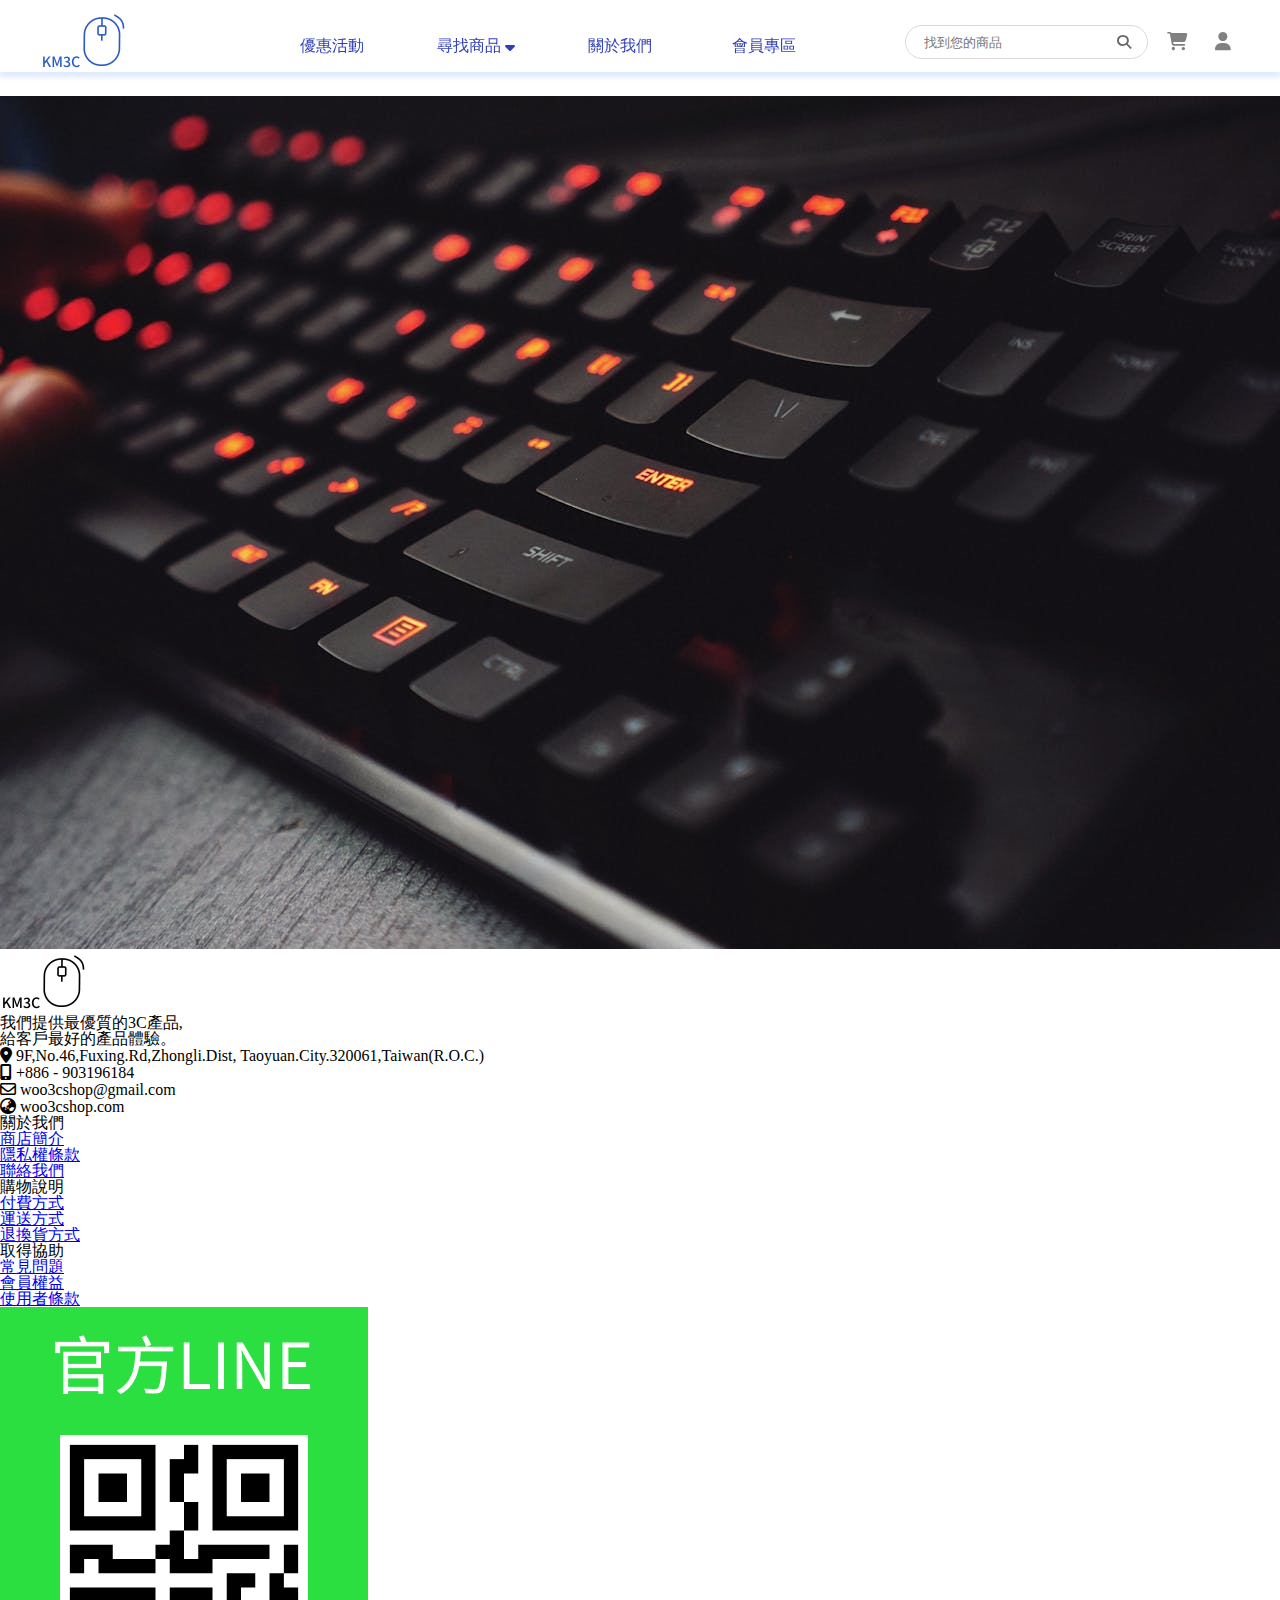
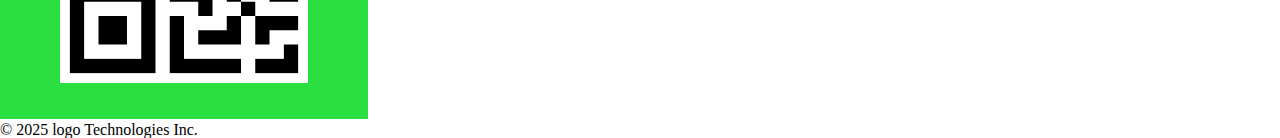
<file: member.html>
<!DOCTYPE html>
<html>
<head>
	<meta charset="utf-8">
	<meta http-equiv="X-UA-Compatible" content="IE=edge">
  <meta name="viewport" content="width=device-width, initial-scale=1.0">
  <title>KM3CHome</title>
  <!-- css list -->
  <link rel="stylesheet" href="https://cdnjs.cloudflare.com/ajax/libs/font-awesome/6.5.2/css/all.min.css">
  <link rel="stylesheet" href="css/style.css">
  <link rel="stylesheet" href="css/footer.css">
  <link rel="stylesheet" href="css/header.css">
  <link rel="stylesheet" href="css/product.css">
  

</head>
<body>
  <!-- header -->
  <header>
  </header>

  <section>
    <div class="forallbanner">
      <img src="img/banner/forallbanner3.jpg" alt="">
    </div>
  </section>

  <footer>
 
</footer>
		
<script>
      fetch('header.html')
      .then(res => res.text())
      .then(data => document.querySelector('header').innerHTML = data);

    fetch('footer.html')
      .then(res => res.text())
      .then(data => document.querySelector('footer').innerHTML = data);
</script>		


</body>
</html>
</file>
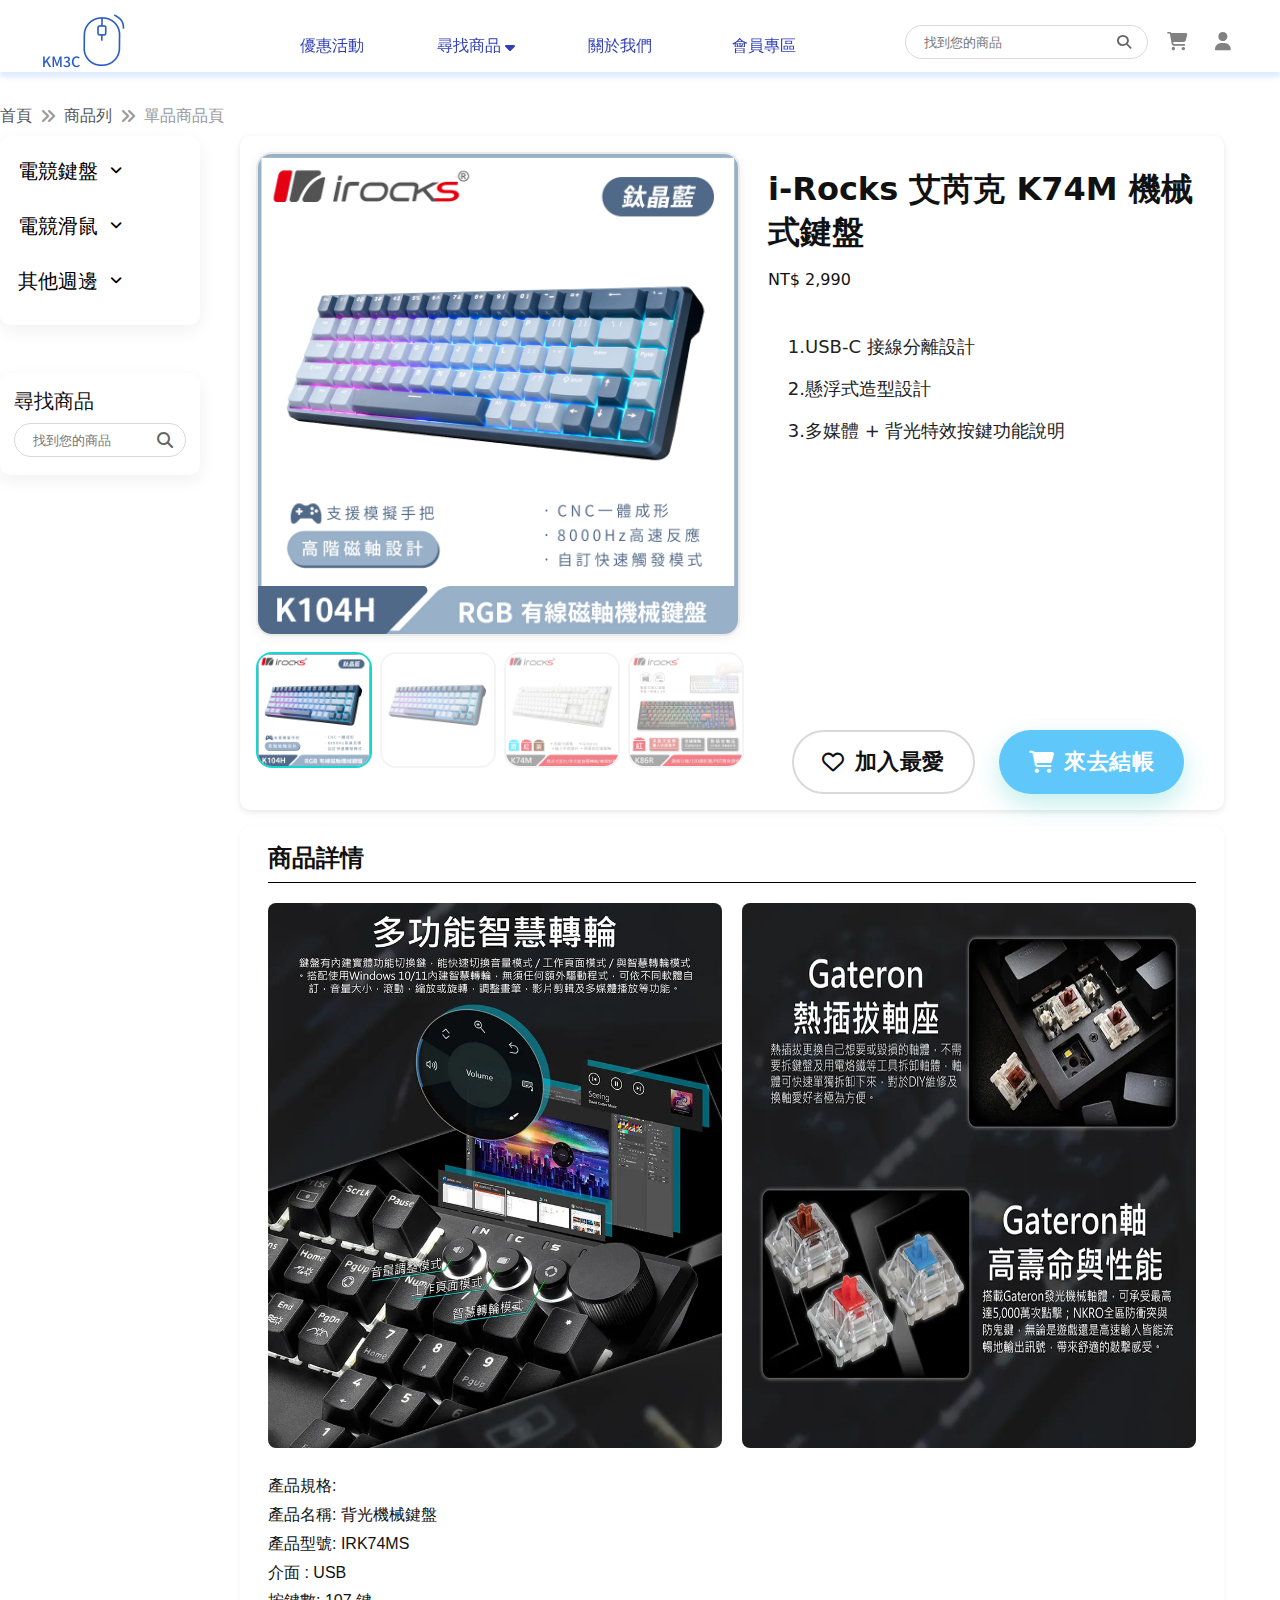
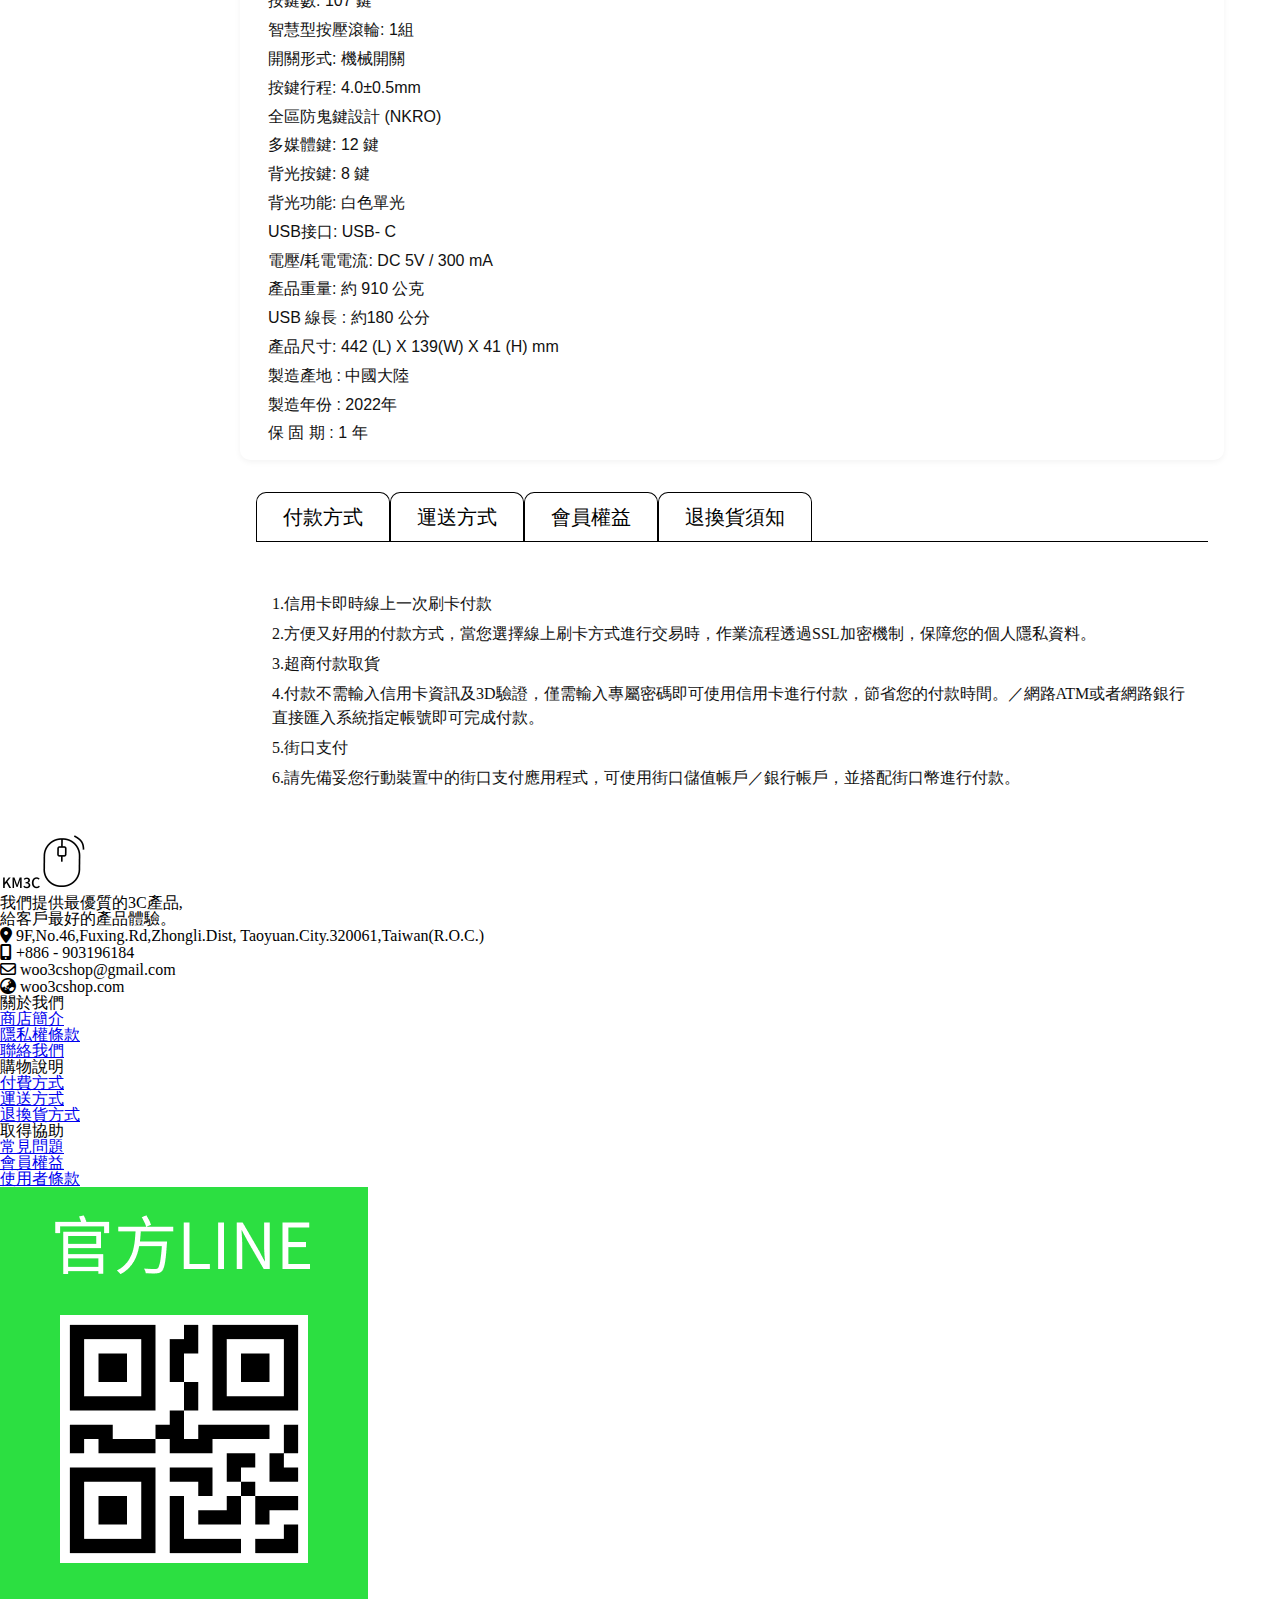
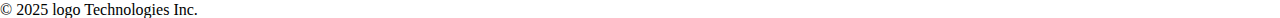
<file: product-detail.html>
<!DOCTYPE html>
<html>
<head>
	<meta charset="utf-8">
	<meta http-equiv="X-UA-Compatible" content="IE=edge">
  <meta name="viewport" content="width=device-width, initial-scale=1.0">
  <title>KM3CHome</title>
  <!-- css list -->
  <link rel="stylesheet" href="https://cdnjs.cloudflare.com/ajax/libs/font-awesome/6.5.2/css/all.min.css">
  <link rel="stylesheet" href="css/style.css">
  <link rel="stylesheet" href="css/footer.css">
  <link rel="stylesheet" href="css/header.css">
  <link rel="stylesheet" href="css/product.css">
  <link rel="stylesheet" href="css/RWD.css">
  <link rel="icon" href="img/header/logo_3.png">

  

</head>
<body>
  <!-- header -->
  <header>
  </header>

  <section>
    <div class="breadcrumb">
      <ul>
        <li><a href="index.html">首頁</a></li>
        <li><i class="fa-solid fa-angles-right"></i></li>
        <li><a href="product-list.html">商品列</a></li>
        <li><i class="fa-solid fa-angles-right"></i></li>
        <li>單品商品頁</li>
      </ul>
    </div>
  </section>
  
  <section>
    <div class="contain-product">
      <div class="filterin">
        <div class="filter-in-left">
          <div class="drown-list" id="drownlistone"><button class="fixlistone">電競鍵盤<i class="fa-solid fa-angle-down"></i></button>
            <ul class="listone" id="listone">
              <li><button>電競鍵盤</button></li>
              <li><button>電競鍵盤</button></li>
              <li><button>電競鍵盤</button></li>
            </ul>
          </div>
          <div class="drown-list" id="drownlisttwo"><button class="fixlistone">電競滑鼠<i class="fa-solid fa-angle-down"></i></button>
            <ul class="listone" id="listtwo">
              <li><button>電競鍵盤</button></li>
              <li><button>電競鍵盤</button></li>
              <li><button>電競鍵盤</button></li>
            </ul>
          </div>
          <div class="drown-list" id="drownlistthree"><button class="fixlistone">其他週邊<i class="fa-solid fa-angle-down"></i></button>
            <ul class="listone" id="listthree">
              <li><button>電競鍵盤</button></li>
              <li><button>電競鍵盤</button></li>
              <li><button>電競鍵盤</button></li>
            </ul>
          </div>
        </div>
        <div class="filter-in-left">
          <div class="select-text">尋找商品</div>
          <div class="filter-search-in">
              <input type="search" placeholder="找到您的商品"><i class="fa-solid fa-magnifying-glass"></i>
          </div>
          </select>
        </div>
      </div>
      <div class="product-detail-out">
        <div class="product-detail-in">
          <div class="product-detail-top">

            <div class="product-detail-img">
              <div class="product-detail-img-big">
                <img  id="imgbig" src="img/prouct/keyboard4.jpg" alt="i-Rocks K74M 機械式鍵盤">
              </div>
              <div class="product-detail-img-small">
                <img class="img-small" src="img/prouct/keyboard4.jpg" alt="">
                <img class="img-small" src="img/prouct/keyboard_3_2.jpg" alt="">
                <img class="img-small" src="img/prouct/keyboard2.jpg" alt="">
                <img class="img-small" src="img/prouct/keyboard3.jpg" alt="">
              </div>
            </div>

            <div class="product-detail-caption">
              <h2>i-Rocks 艾芮克 K74M 機械式鍵盤</h2>
              <div class="product-price" data-price="2990">NT$ 2,990</div>
              <ul>
                <li>1.USB-C 接線分離設計</li>
                <li>2.懸浮式造型設計</li>
                <li>3.多媒體 + 背光特效按鍵功能說明</li>
              </ul>
              <div class="product-cta">
                <button type="button" class="btn-outline-love">
                  <i class="fa-regular fa-heart" aria-hidden="true"></i>
                  <span>加入最愛</span>
                </button>
                <button type="button" class="btn-primary-cart">
                  <i class="fa-solid fa-cart-shopping" aria-hidden="true"></i>
                  <span>來去結帳</span>
                </button>
              </div>
            </div>
          </div>
          <div class="product-detail-down">
            <div class="down-up">
              <h2>商品詳情</h2>
            </div>
            <div class="down-img">
              <img src="img/prouct/KY7_4.webp" alt="">
              <img src="img/prouct/KY7_5.webp" alt="">
            </div>
            <div class="down-caption">
              產品規格: <br> 
                產品名稱: 背光機械鍵盤 <br>  
                產品型號: IRK74MS <br> 
                介面 : USB  <br> 
                按鍵數: 107 鍵  <br> 
                智慧型按壓滾輪: 1組 <br> 
                開關形式: 機械開關 <br> 
                按鍵行程: 4.0±0.5mm <br> 
                全區防鬼鍵設計 (NKRO) <br> 
                多媒體鍵: 12 鍵 <br> 
                背光按鍵: 8 鍵 <br> 
                背光功能: 白色單光 <br> 
                USB接口: USB- C <br> 
                電壓/耗電電流: DC 5V / 300 mA <br>   
                產品重量: 約 910 公克 <br> 
                USB 線長 : 約180 公分  <br> 
                產品尺寸: 442 (L) X 139(W) X 41 (H) mm <br>  
                製造產地 : 中國大陸 <br> 
                製造年份 : 2022年 <br> 
                保 固 期 : 1 年 <br> 
            </div>
          </div>
          <div class="product-caption">
            <div class="product-caption-nav">
              <nav class="tabs">
                <span class="tab">付款方式</span>
                <span class="tab">運送方式</span>
                <span class="tab">會員權益</span>
                <span class="tab">退換貨須知</span>
              </nav>
            </div>
            <div class="product-caption-contain">
              <ul>
                <li>1.信用卡即時線上一次刷卡付款</li>
                <li>2.方便又好用的付款方式，當您選擇線上刷卡方式進行交易時，作業流程透過SSL加密機制，保障您的個人隱私資料。</li>
                <li>3.超商付款取貨</li>
                <li>4.付款不需輸入信用卡資訊及3D驗證，僅需輸入專屬密碼即可使用信用卡進行付款，節省您的付款時間。／網路ATM或者網路銀行直接匯入系統指定帳號即可完成付款。</li>
                <li>5.街口支付</li>
                <li>6.請先備妥您行動裝置中的街口支付應用程式，可使用街口儲值帳戶／銀行帳戶，並搭配街口幣進行付款。</li>
              </ul>
            </div>
          </div>
        </div>


      </div>
    </div>
  </section>

  <footer>
  </footer>
		
<script src="JS/headerfooter.js"></script>
<script src="https://cdnjs.cloudflare.com/ajax/libs/jquery/3.7.1/jquery.js"></script>
<script src="JS/productlist.js"></script>

</body>
</html>
</file>
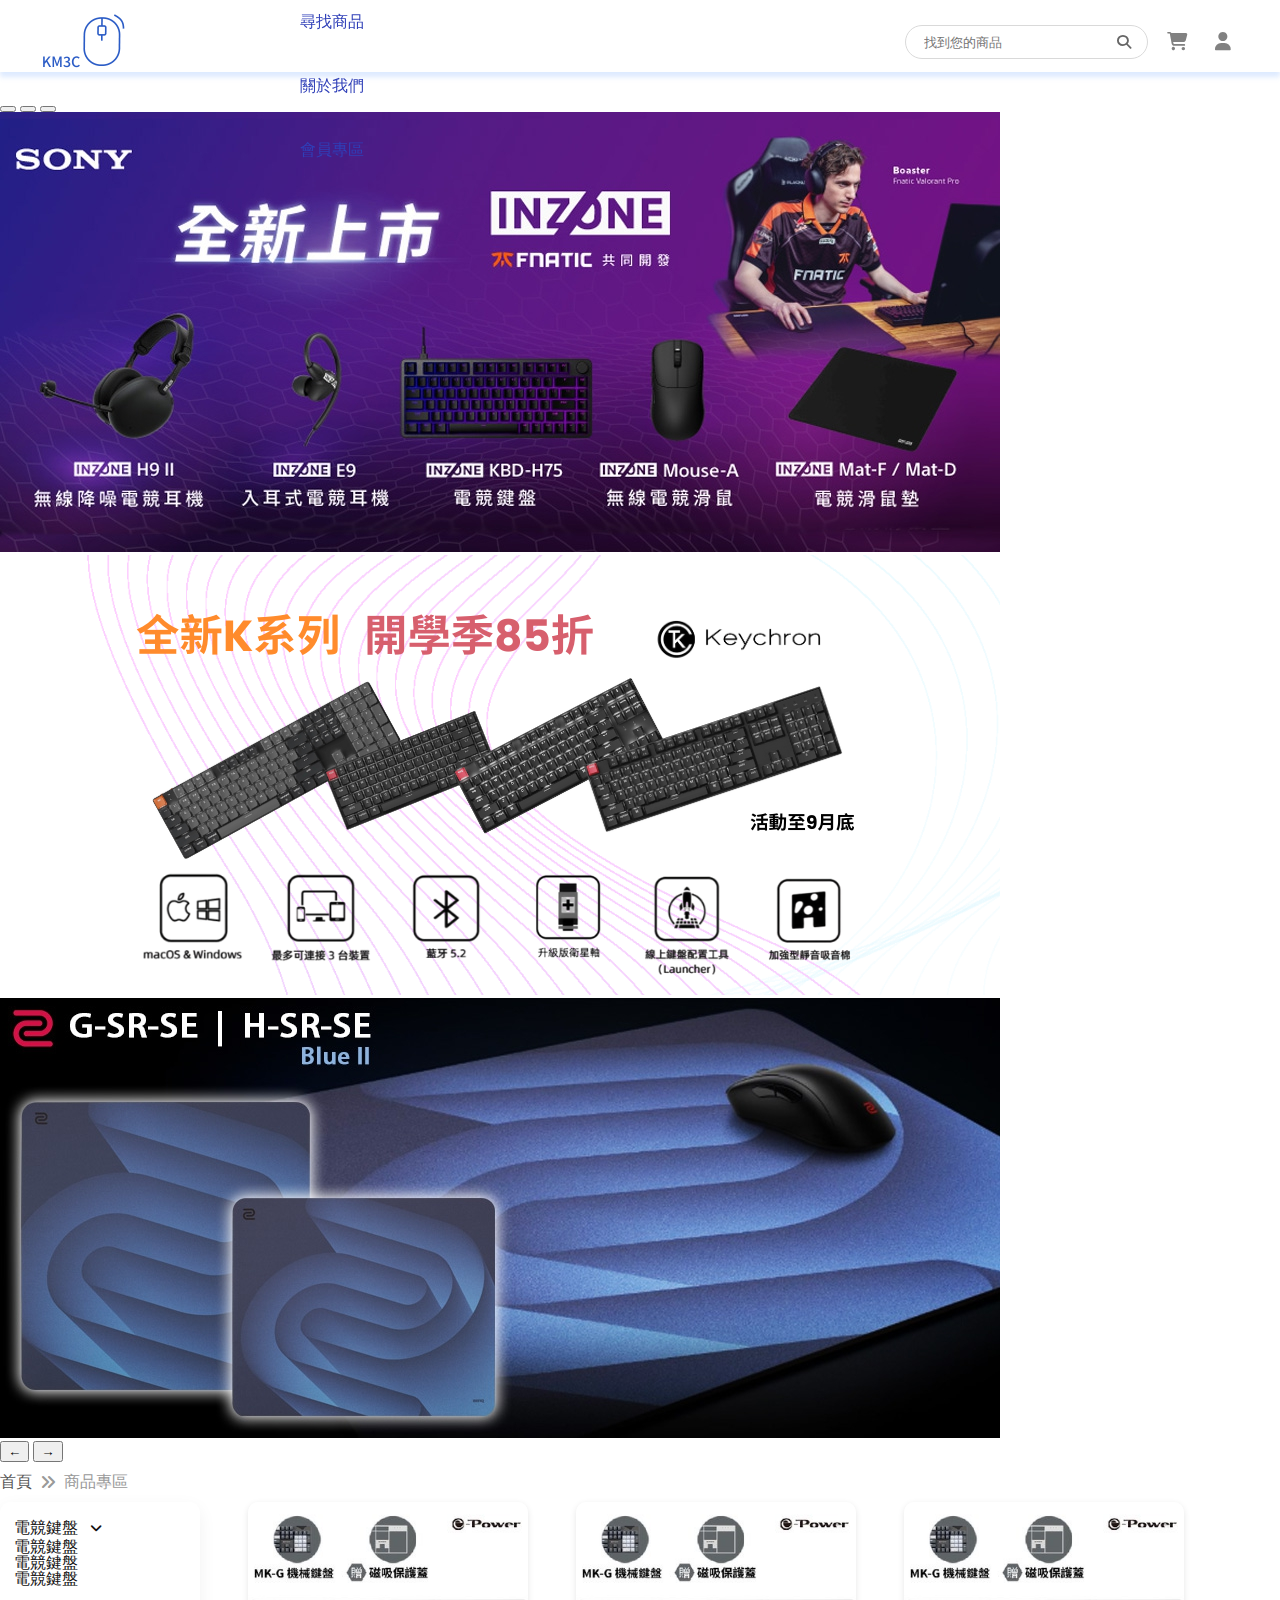
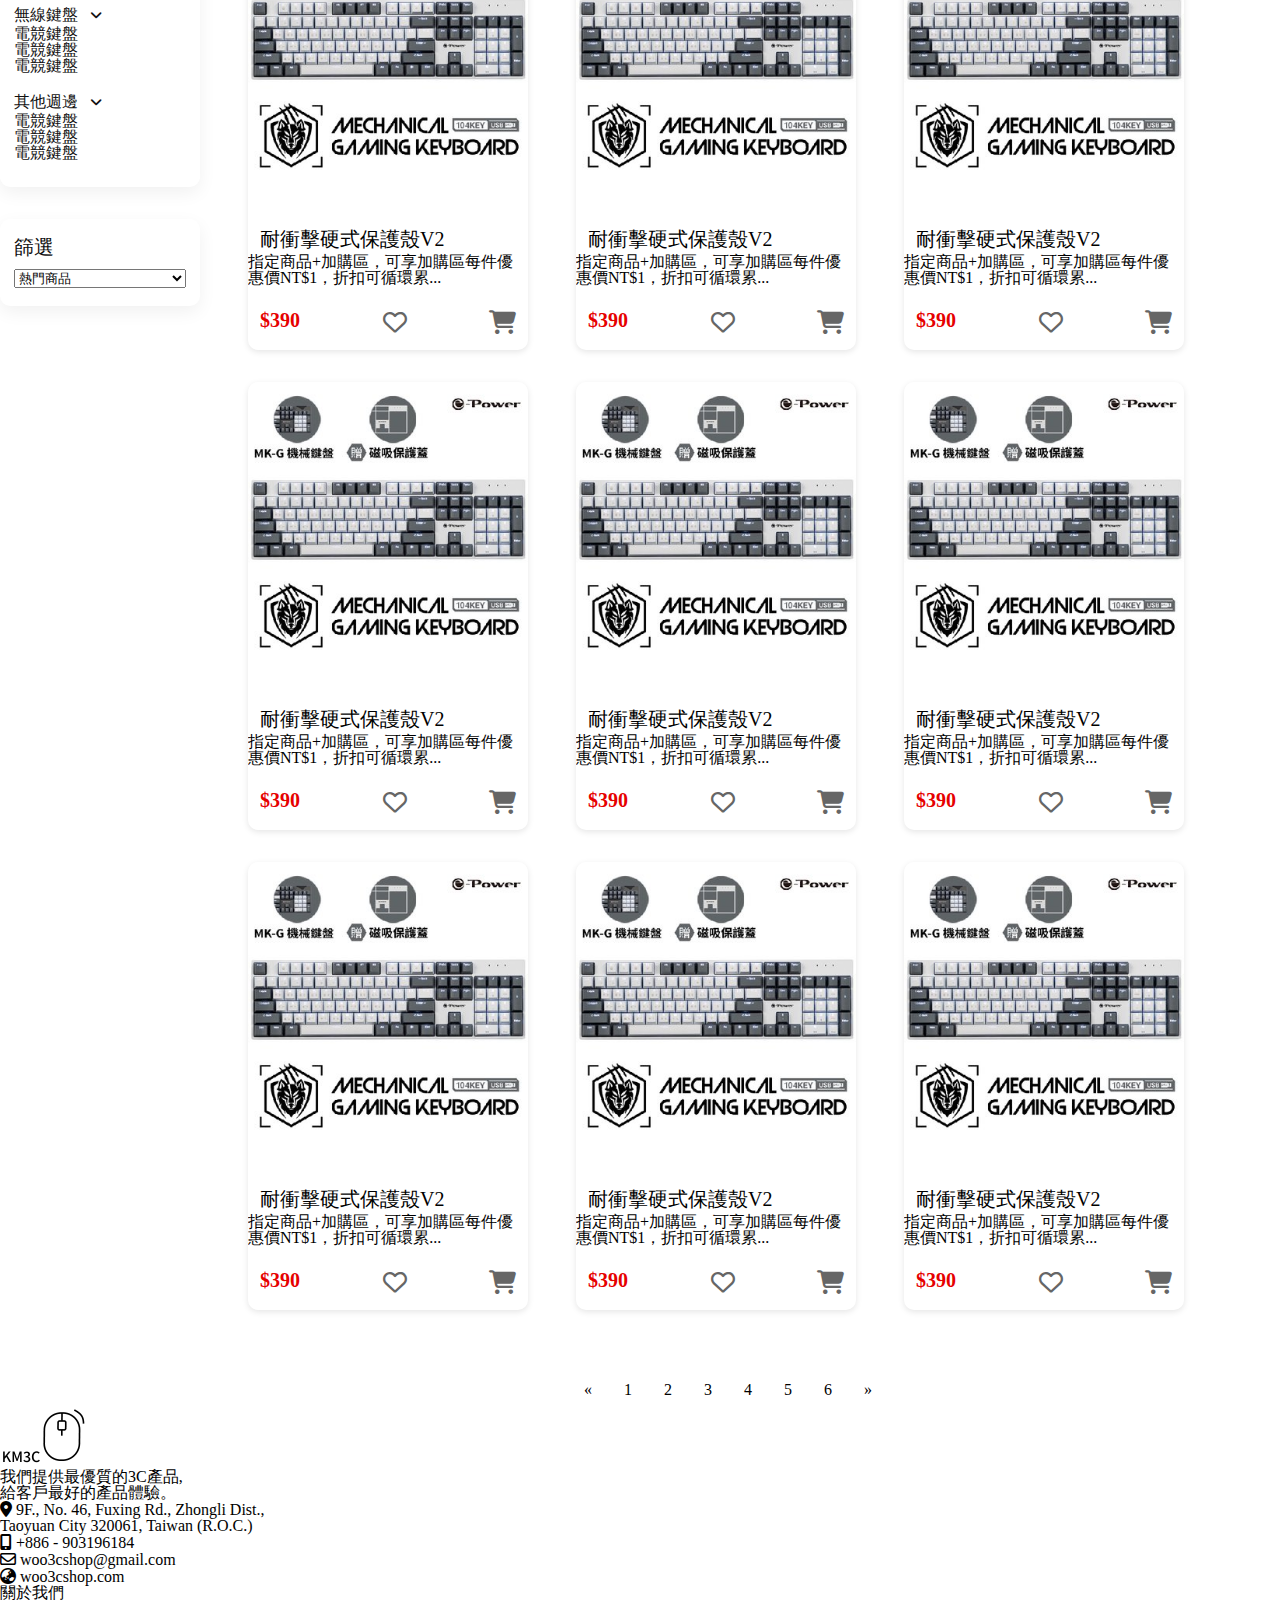
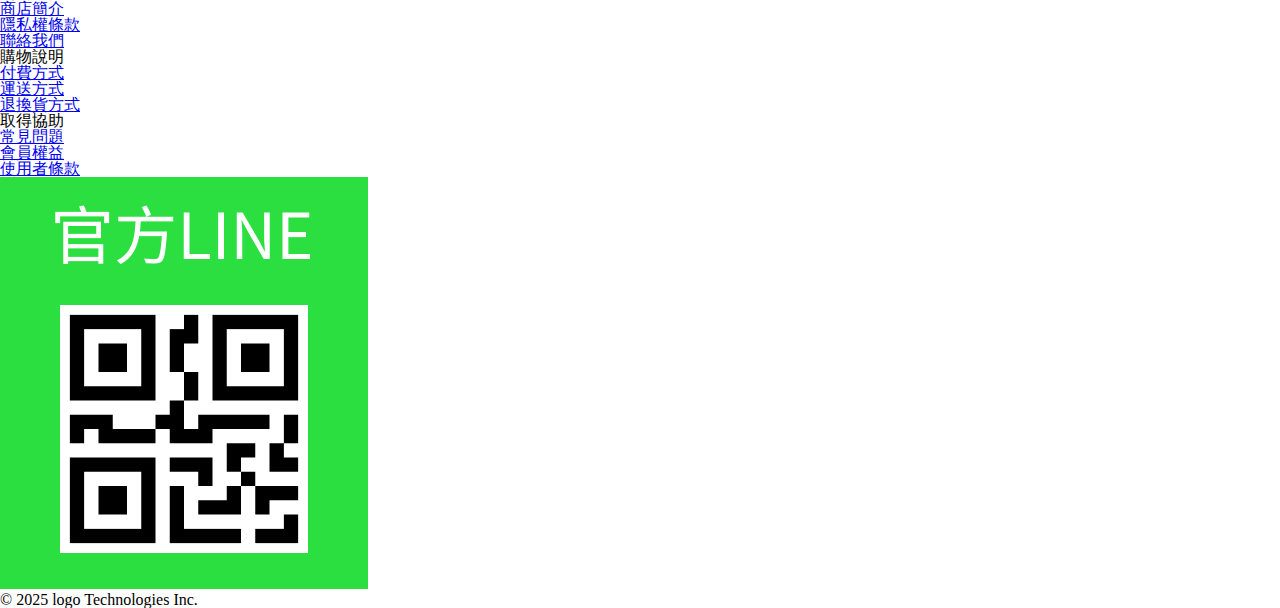
<file: product-list.html>
<!DOCTYPE html>
<html>
<head>
	<meta charset="utf-8">
	<meta http-equiv="X-UA-Compatible" content="IE=edge">
  <meta name="viewport" content="width=device-width, initial-scale=1.0">
  <title>KM3CHome</title>
  <!-- css list -->
  <link rel="stylesheet" href="https://cdnjs.cloudflare.com/ajax/libs/font-awesome/6.5.2/css/all.min.css">
  <link rel="stylesheet" href="css/style.css">
  <link rel="stylesheet" href="css/footer.css">
  <link rel="stylesheet" href="css/header.css">
  <link rel="stylesheet" href="css/product.css">
  <!-- !JS -->

</head>

<body>
  <!-- header -->
  <header>
    <div class="containerheader">
      <div class="logo-container">
        <div class="nav-logo">
          <a href="index.html"><img alt="logo" width="100" height="60" src="img/header/log_2.png"></a>
        </div>
      </div>

      <div class="nav">
        <div class="nav-btn">
          <ul>
            <li class="nav-link">
              <a href="promo.html">優惠活動</a>
          </li>
            <li class="nav-link">
              <a href="product-list.html">尋找商品</a>
              <div class="dropdown">
                <ol>
                  <li class="dropdown.link">
                    <a href="product-list.html">電競鍵盤</a>
                  </li>
                  <li class="dropdown.link">
                    <a href="product-list.html">電競滑鼠</a>
                  </li>
                  <li class="dropdown.link">
                    <a href="product-list.html">無線耳機</a>
                  </li>
                  <li class="dropdown.link">
                    <a href="product-list.html">其他周邊</a>
                  </li>
                </ol>
              </div>              
            </li>
            <li class="nav-link">
              <a href="about.html">關於我們</a>
            </li>
            <li class="nav-link">
              <a href="member.html">會員專區</a>
            </li>
          </ul>
        </div>
      </div>
      
      <div class="login">
        <ul>
          <li class="search"></i><input type="search" placeholder="找到您的商品"><i class="fa-solid fa-magnifying-glass"></i></li>
          <li class="cart">
            <a href="cart.html">
              <i class="fas fa-shopping-cart"></i>
            </a>
          </li>
          <!-- 再用js寫出彈出式視窗跟會員專區 -->
          <li class="memberlogin"><button onclick="window.location.href='register.html'" class="person"><i class="fa-solid fa-user"></i></button></li>
        </ul> 
      </div>
    </div>
  </header>
<section>
  <div id="carouselExampleIndicators" class="carousel" data-interval="3500">
  <div class="carousel-indicators">
    <button data-slide-to="0" class="active"></button>
    <button data-slide-to="1"></button>
    <button data-slide-to="2"></button>
  </div>

  <div class="carousel-inner">
    <div class="carousel-item active">
      <img src="img/banner/banner_keyboard.jpg" alt="Keyboard banner">
    </div>
    <div class="carousel-item">
      <img src="img/banner/banner_keyboard1.png" alt="Keyboard banner 2">
    </div>
    <div class="carousel-item">
      <img src="img/banner/banner_mouse.jpg" alt="Mouse banner">
    </div>
  </div>

  <button class="carousel-control-prev" aria-label="上一張">&larr;</button>
  <button class="carousel-control-next" aria-label="下一張">&rarr;</button>
  </div>
</section>

  <section>
    <div class="breadcrumb">
      <ul>
        <li><a href="index.html">首頁</a></li>
        <li><i class="fa-solid fa-angles-right"></i></li>
        <li>商品專區</li>
      </ul>
    </div>
  </section>
  <section>
    <div class="contain-product">
      <div class="fliterin">
        <div class="filter-in-left">
          <div class="drown-list">電競鍵盤<i class="fa-solid fa-angle-down"></i>
            <ul >
              <li>電競鍵盤</li>
              <li>電競鍵盤</li>
              <li>電競鍵盤</li>
            </ul>
          </div>
          <div class="drown-list">無線鍵盤<i class="fa-solid fa-angle-down"></i>
            <ul>
              <li>電競鍵盤</li>
              <li>電競鍵盤</li>
              <li>電競鍵盤</li>
            </ul>
          </div>
          <div class="drown-list">其他週邊<i class="fa-solid fa-angle-down"></i>
            <ul>
              <li>電競鍵盤</li>
              <li>電競鍵盤</li>
              <li>電競鍵盤</li>
            </ul>
          </div>
        </div>
        <div class="filter-in-left">
          <div class="select-text">篩選</div>
          <select class="select">
            <option value="">熱門商品</option>
            <option value="">週邊配件</option>
            <option value="">其他商品</option>
            <i class="fa-solid fa-angle-down"></i>
          </select>
        </div>
      </div>
    <div class="fix-product">
      <div class="product-list">
        <div class="product-card">
          <a href="product-detail.html">
            <img src="img/prouct/鍵盤1.jpg" alt="">
              <div class="product-card-text">
                <h3>耐衝擊硬式保護殼V2</h3>
                <p>指定商品+加購區，可享加購區每件優惠價NT$1，折扣可循環累...</p>
                    <div class="card-bottom">
                    <div class="price">$390</div>
                    <div class="icon-fav">
                      <i class="far fa-heart"></i>
                    </div>
                    <div class="icon-cart">
                      <i class="fas fa-shopping-cart"></i>
                    </div>
                  </div>
              </div>
          </a>
        </div>
        <div class="product-card">
          <a href="product-detail.html">
            <img src="img/prouct/鍵盤1.jpg" alt="">
              <div class="product-card-text">
                <h3>耐衝擊硬式保護殼V2</h3>
                <p>指定商品+加購區，可享加購區每件優惠價NT$1，折扣可循環累...</p>
                    <div class="card-bottom">
                    <div class="price">$390</div>
                    <div class="icon-fav">
                      <i class="far fa-heart"></i>
                    </div>
                    <div class="icon-cart">
                      <i class="fas fa-shopping-cart"></i>
                    </div>
                  </div>
              </div>
          </a>
        </div>
        <div class="product-card">
          <a href="product-detail.html">
            <img src="img/prouct/鍵盤1.jpg" alt="">
              <div class="product-card-text">
                <h3>耐衝擊硬式保護殼V2</h3>
                <p>指定商品+加購區，可享加購區每件優惠價NT$1，折扣可循環累...</p>
                    <div class="card-bottom">
                    <div class="price">$390</div>
                    <div class="icon-fav">
                      <i class="far fa-heart"></i>
                    </div>
                    <div class="icon-cart">
                      <i class="fas fa-shopping-cart"></i>
                    </div>
                  </div>
              </div>
          </a>
        </div>
        
      </div>

      <div class="product-list">
        <div class="product-card">
          <a href="product-detail.html">
            <img src="img/prouct/鍵盤1.jpg" alt="">
              <div class="product-card-text">
                <h3>耐衝擊硬式保護殼V2</h3>
                <p>指定商品+加購區，可享加購區每件優惠價NT$1，折扣可循環累...</p>
                    <div class="card-bottom">
                    <div class="price">$390</div>
                    <div class="icon-fav">
                      <i class="far fa-heart"></i>
                    </div>
                    <div class="icon-cart">
                      <i class="fas fa-shopping-cart"></i>
                    </div>
                  </div>
              </div>
          </a>
        </div>
        <div class="product-card">
          <a href="product-detail.html">
            <img src="img/prouct/鍵盤1.jpg" alt="">
              <div class="product-card-text">
                <h3>耐衝擊硬式保護殼V2</h3>
                <p>指定商品+加購區，可享加購區每件優惠價NT$1，折扣可循環累...</p>
                    <div class="card-bottom">
                    <div class="price">$390</div>
                    <div class="icon-fav">
                      <i class="far fa-heart"></i>
                    </div>
                    <div class="icon-cart">
                      <i class="fas fa-shopping-cart"></i>
                    </div>
                  </div>
              </div>
          </a>
        </div>
        <div class="product-card">
          <a href="product-detail.html">
            <img src="img/prouct/鍵盤1.jpg" alt="">
              <div class="product-card-text">
                <h3>耐衝擊硬式保護殼V2</h3>
                <p>指定商品+加購區，可享加購區每件優惠價NT$1，折扣可循環累...</p>
                    <div class="card-bottom">
                    <div class="price">$390</div>
                    <div class="icon-fav">
                      <i class="far fa-heart"></i>
                    </div>
                    <div class="icon-cart">
                      <i class="fas fa-shopping-cart"></i>
                    </div>
                  </div>
              </div>
          </a>
        </div>
        
      </div>
      <div class="product-list">
        <div class="product-card">
          <a href="product-detail.html">
            <img src="img/prouct/鍵盤1.jpg" alt="">
              <div class="product-card-text">
                <h3>耐衝擊硬式保護殼V2</h3>
                <p>指定商品+加購區，可享加購區每件優惠價NT$1，折扣可循環累...</p>
                    <div class="card-bottom">
                    <div class="price">$390</div>
                    <div class="icon-fav">
                      <i class="far fa-heart"></i>
                    </div>
                    <div class="icon-cart">
                      <i class="fas fa-shopping-cart"></i>
                    </div>
                  </div>
              </div>
          </a>
        </div>
        <div class="product-card">
          <a href="product-detail.html">
            <img src="img/prouct/鍵盤1.jpg" alt="">
              <div class="product-card-text">
                <h3>耐衝擊硬式保護殼V2</h3>
                <p>指定商品+加購區，可享加購區每件優惠價NT$1，折扣可循環累...</p>
                    <div class="card-bottom">
                    <div class="price">$390</div>
                    <div class="icon-fav">
                      <i class="far fa-heart"></i>
                    </div>
                    <div class="icon-cart">
                      <i class="fas fa-shopping-cart"></i>
                    </div>
                  </div>
              </div>
          </a>
        </div>
        <div class="product-card">
          <a href="product-detail.html">
            <img src="img/prouct/鍵盤1.jpg" alt="">
              <div class="product-card-text">
                <h3>耐衝擊硬式保護殼V2</h3>
                <p>指定商品+加購區，可享加購區每件優惠價NT$1，折扣可循環累...</p>
                    <div class="card-bottom">
                    <div class="price">$390</div>
                    <div class="icon-fav">
                      <i class="far fa-heart"></i>
                    </div>
                    <div class="icon-cart">
                      <i class="fas fa-shopping-cart"></i>
                    </div>
                  </div>
              </div>
          </a>
        </div>
        
      </div>
    </div> 
    </div>
  </section>

  <section>
        <div class="pagination-g">
          <div class="pagination">
            <a href="#">&laquo;</a>
            <a href="#">1</a>
            <a href="#" class="active">2</a>
            <a href="#">3</a>
            <a href="#">4</a>
            <a href="#">5</a>
            <a href="#">6</a>
            <a href="#">&raquo;</a>
          </div>
        </div>
  </section>

  <footer>
    <div class="containerfooter" >
        <div class="footer-container">
          <div class="info-logo">
              <img alt="logo" width="100" height="60" src="img/header/logo_black.png">
            <ul>
              <li>我們提供最優質的3C產品,<br>
              給客戶最好的產品體驗。</li>
            </ul>
            </div>
          <div class="info">
            <div class="address">
              <i class="fas fa-map-marker-alt" aria-hidden="true"></i>
              <span>
                9F., No. 46, Fuxing Rd., Zhongli Dist.,<br>
                Taoyuan City 320061, Taiwan (R.O.C.)
              </span>
            </div>
            <div class="tel">
              <i class="fas fa-mobile-alt" aria-hidden="true"></i>
              <span>
                +886 - 903196184
              </span>
            </div>
            <div class="email">
              <i class="far fa-envelope" aria-hidden="true"></i>
              <span>
                woo3cshop@gmail.com
              </span>
            </div>
            <div class="web">
              <i class="fas fa-globe-asia" aria-hidden="true"></i>
              <span>
                woo3cshop.com
              </span>
            </div>
          </div>
        </div>
        <div class="info-text">
          <div class="info-about">
            <p class="p-title">關於我們</p>
              <ul>
                <li><a href="about.html">商店簡介</a> </li>
                <li><a href="about.html">隱私權條款</a> </li>
                <li><a href="about.html">聯絡我們</a> </li>
              </ul>
          </div>
        </div>

        <div class="info-text">
          <div class="info-about">
            <p class="p-title">購物說明</p>
              <ul>
                <li><a href="about.html">付費方式</a> </li>
                <li><a href="about.html">運送方式</a> </li>
                <li><a href="about.html">退換貨方式</a> </li>
              </ul>
          </div>
        </div>

        <div class="info-text">
          <div class="info-about">
            <p class="p-title">取得協助</p>
              <ul>
                <li><a href="about.html">常見問題</a></li>
                <li><a href="about.html">會員權益</a></li>
                <li><a href="about.html">使用者條款</a></li>
              </ul>
          </div>
        </div>

          <div class="line">
            <img src="img/footer/lineqr.png" alt="qrcode">
          </div>



        </div>
      </div>
      <div class="container-copyright">
          <div class="text">
             <p>© 2025 logo Technologies Inc.</p>
          </div>
      </div>

    </div>
  </footer>


</body>
</html>
</file>
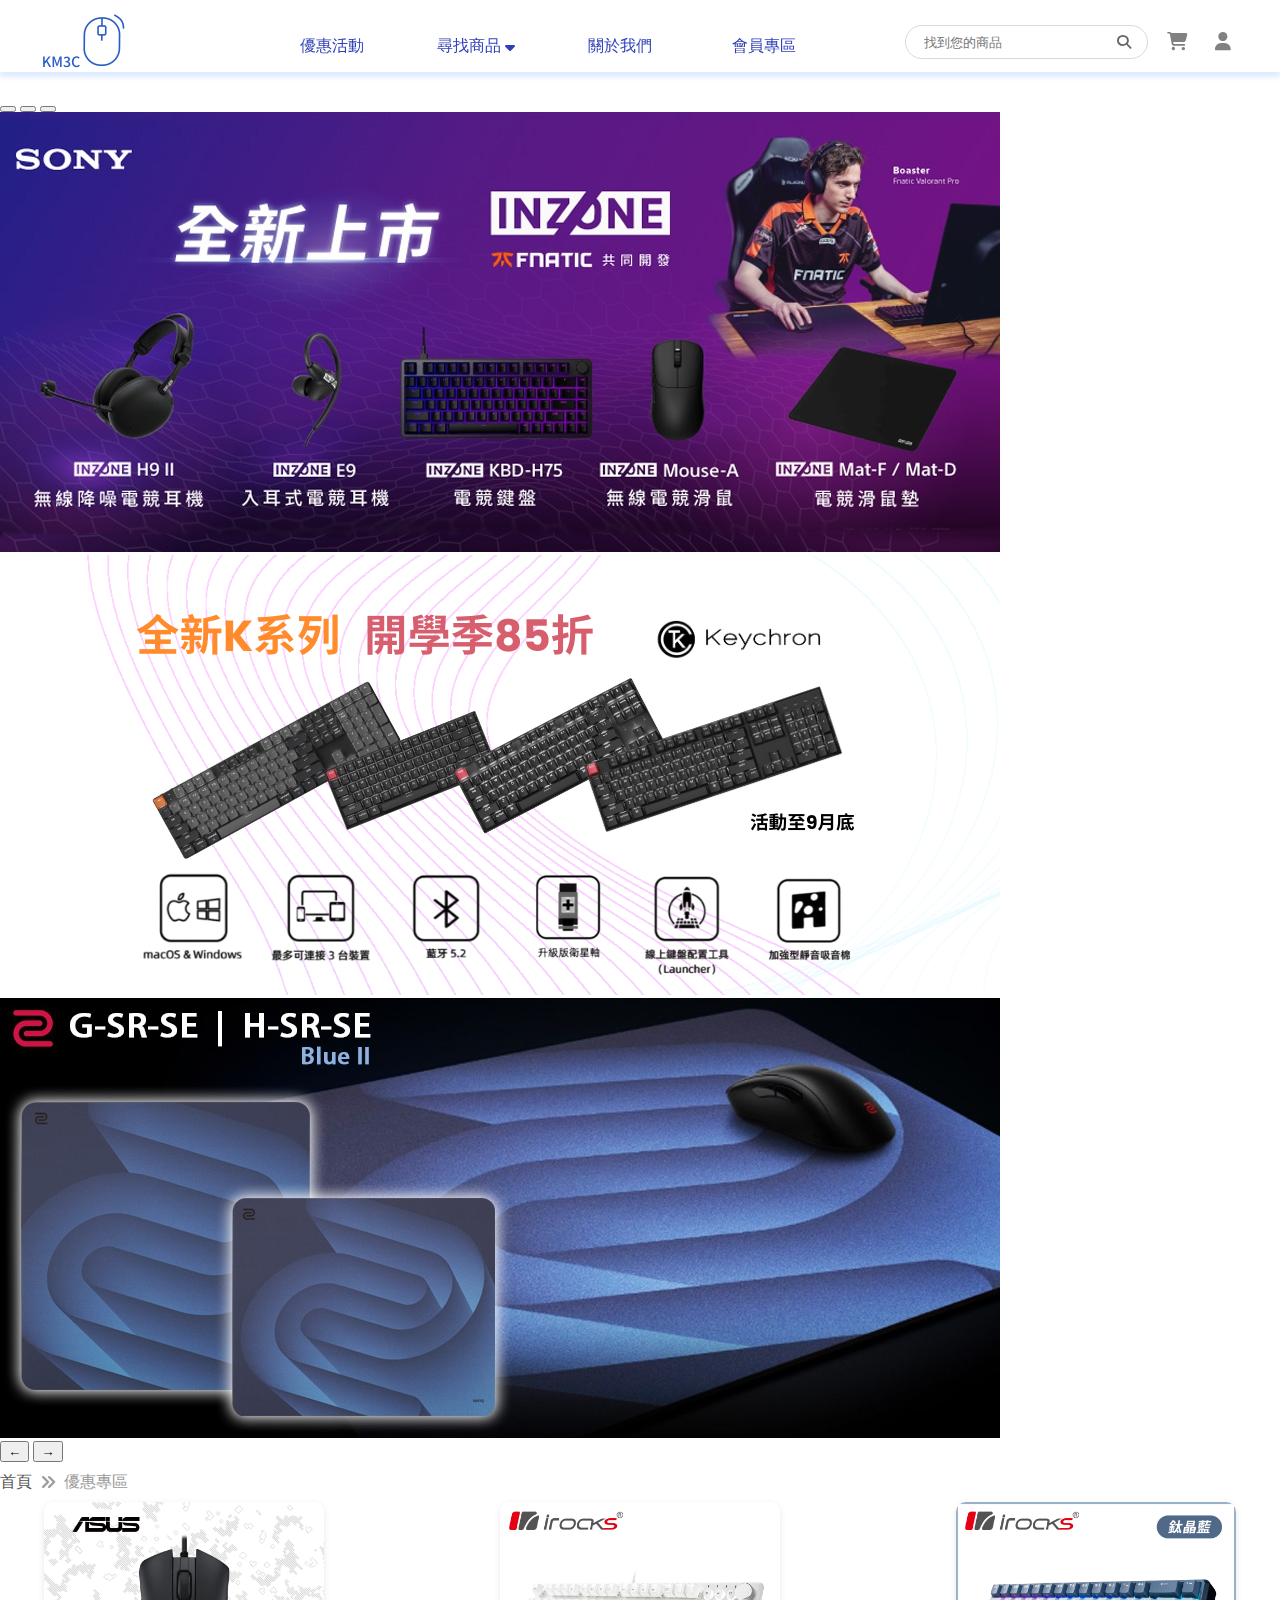
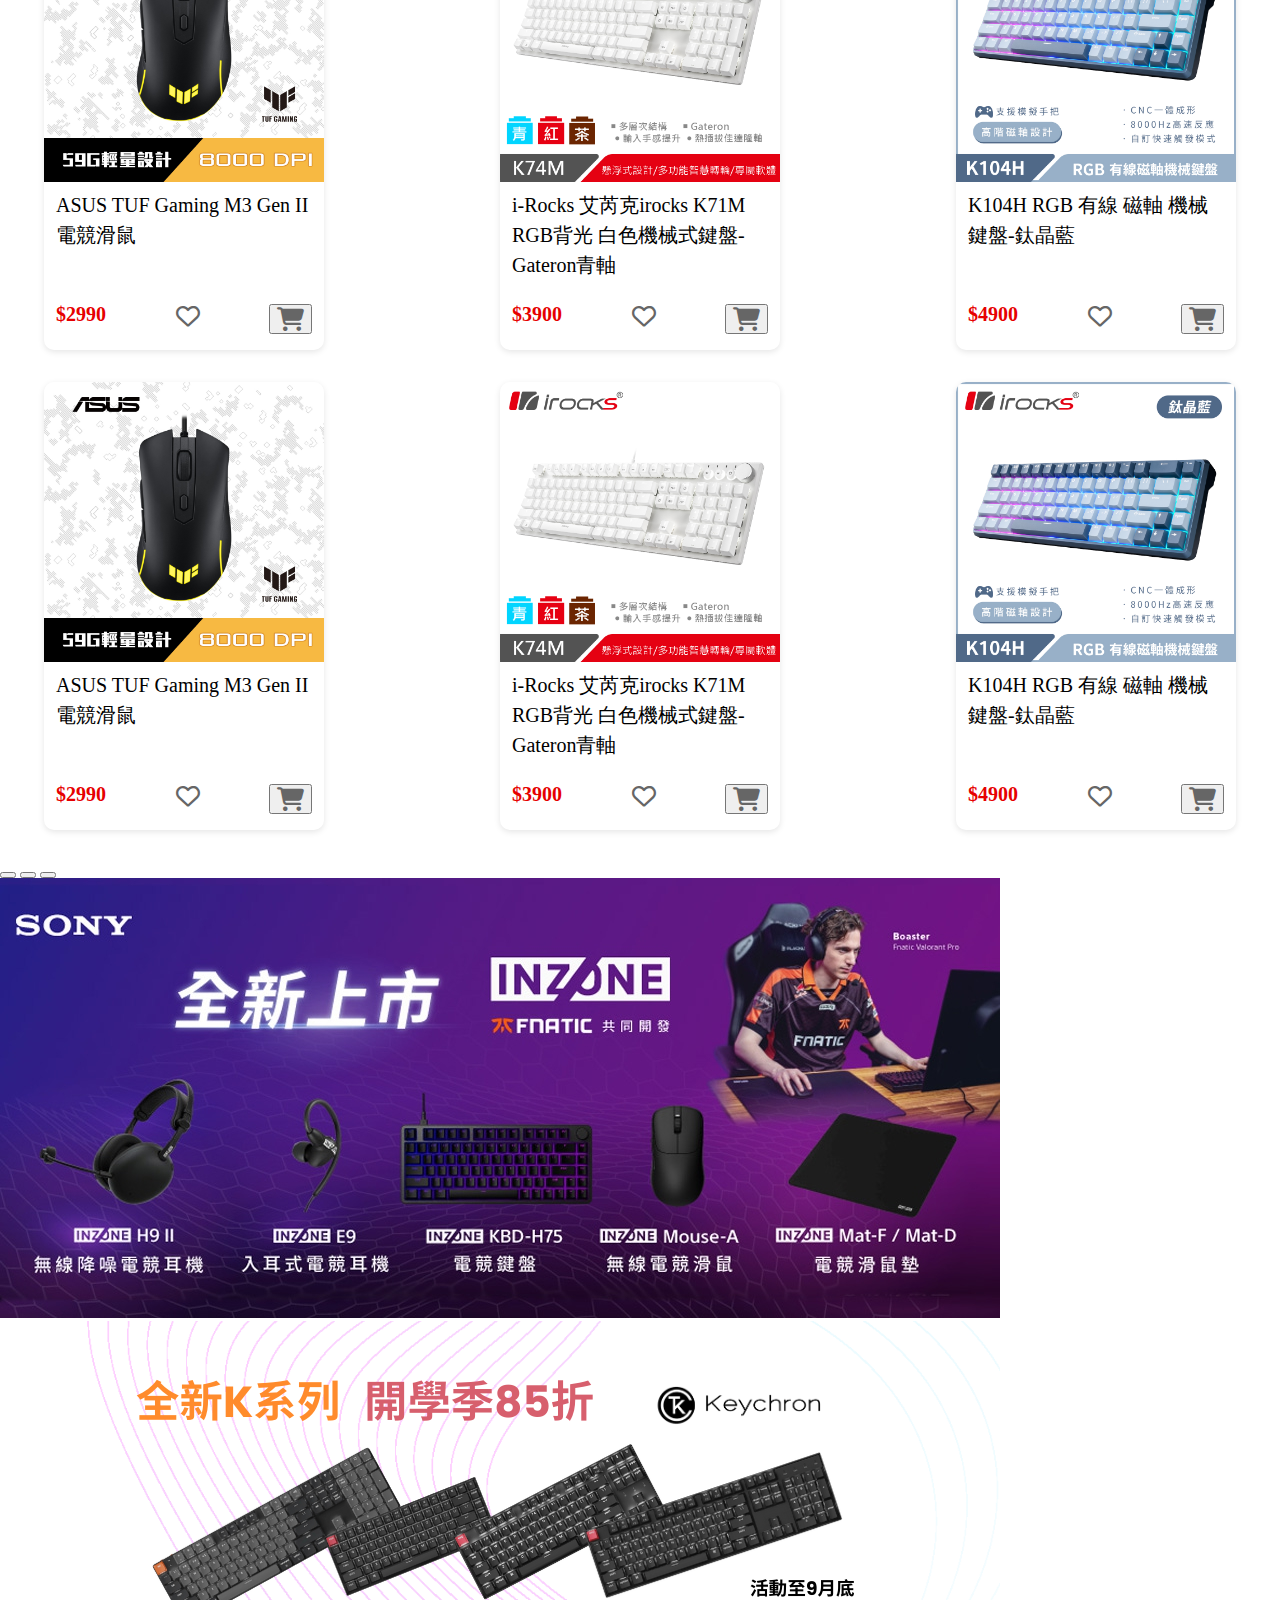
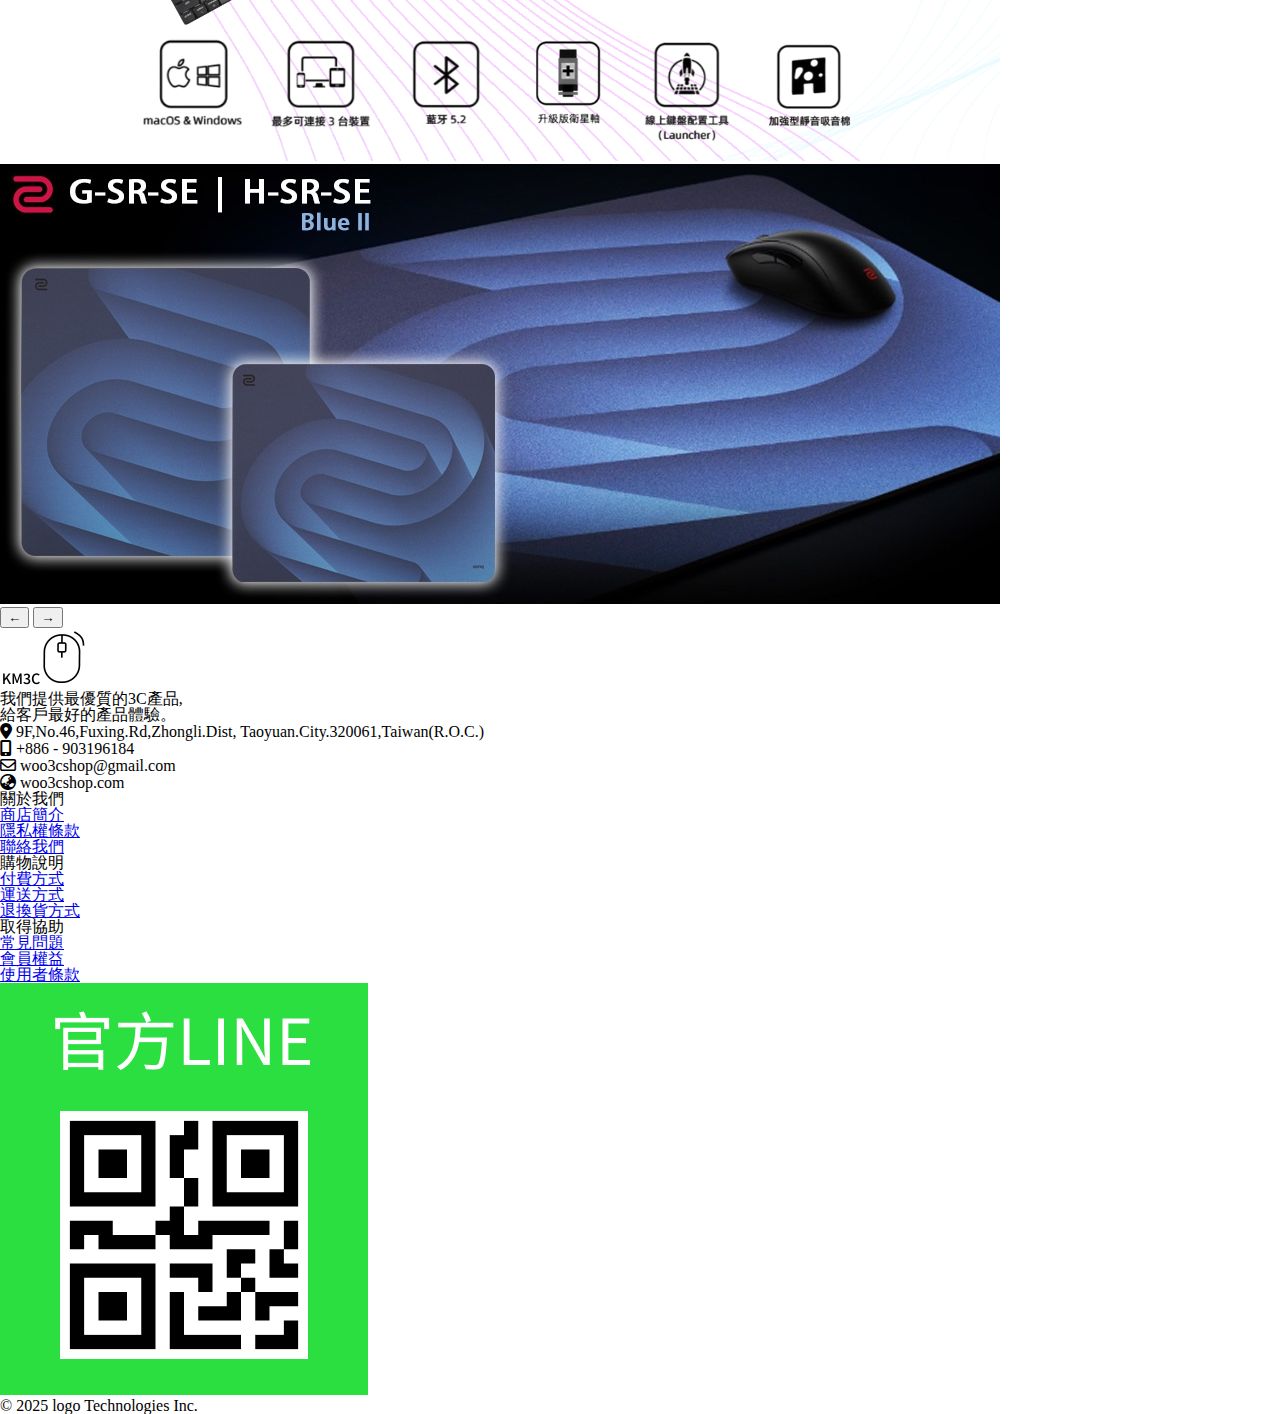
<file: promo.html>
<!DOCTYPE html>
<html>
<head>
	<meta charset="utf-8">
	<meta http-equiv="X-UA-Compatible" content="IE=edge">
  <meta name="viewport" content="width=device-width, initial-scale=1.0">
  <title>KM3CHome</title>
  <!-- css list -->
  <link rel="stylesheet" href="https://cdnjs.cloudflare.com/ajax/libs/font-awesome/6.5.2/css/all.min.css">
  <link rel="stylesheet" href="css/style.css">
  <link rel="stylesheet" href="css/footer.css">
  <link rel="stylesheet" href="css/header.css">
  <link rel="stylesheet" href="css/product.css">
  <link rel="stylesheet" href="css/RWD.css">
  <link rel="icon" href="img/header/logo_3.png">
  <!-- !JS -->

</head>

<body>

  <header>
  </header>
<!-- banner -->
<section>
  <div id="carouselExampleIndicators" class="carousel" data-interval="3500">
  <div class="carousel-indicators">
    <button data-slide-to="0" class="active"></button>
    <button data-slide-to="1"></button>
    <button data-slide-to="2"></button>
  </div>

  <div class="carousel-inner">
    <div class="carousel-item active">
      <img src="img/banner/banner_keyboard.jpg" alt="Keyboard banner">
    </div>
    <div class="carousel-item">
      <img src="img/banner/banner_keyboard1.png" alt="Keyboard banner 2">
    </div>
    <div class="carousel-item">
      <img src="img/banner/banner_mouse.jpg" alt="Mouse banner">
    </div>
  </div>

  <button class="carousel-control-prev" aria-label="上一張">&larr;</button>
  <button class="carousel-control-next" aria-label="下一張">&rarr;</button>
  </div>
</section>

<section>
      <div class="breadcrumb">
        <ul>
          <li><a href="index.html">首頁</a></li>
          <li><i class="fa-solid fa-angles-right"></i></li>
          <li>優惠專區</li>
        </ul>
      </div>
</section>

<section>

        <div class="product-list-promo">
        <!-- 商品卡1 -->
          <div class="product-card" data-sku="M3">
            <a href="product-detail.html">
              <img src="img/prouct/mouse_TUF.jpg" alt=""></a>
                <div class="product-card-text">
                  <a href="product-detail.html">
                    <div class="product-card-text-h3">
                      <h3>ASUS TUF Gaming M3 Gen II 電競滑鼠</h3>
                    </div>
                  </a>
                  <div class="card-bottom">
                      <div class="price" data-price="2990">$2990</div>
                      <div class="icon-fav">
                        <i class="far fa-heart"></i>
                      </div>
                      <div class="icon-cart">
                        <button><i class="fas fa-shopping-cart"></i></button>
                      </div>
                  </div>
                </div>
          </div>
          <div class="product-card" data-sku="K71M">
            <a href="product-detail.html">
              <img src="img/prouct/keyboard2.jpg" alt=""></a>
                <div class="product-card-text">
                  <a href="product-detail.html">
                  <div class="product-card-text-h3">
                    <h3>i-Rocks 艾芮克irocks K71M RGB背光 白色機械式鍵盤-Gateron青軸</h3>
                  </div>
                  </a>
                  <div class="card-bottom">
                      <div class="price" data-price="3900">$3900</div>
                      <div class="icon-fav">
                        <i class="far fa-heart"></i>
                      </div>
                      <div class="icon-cart">
                        <button><i class="fas fa-shopping-cart"></i></button>
                      </div>
                  </div>
                </div>
          </div>
          <div class="product-card" data-sku="K104H">
            <a href="product-detail.html">
              <img src="img/prouct/keyboard4.jpg" alt=""></a>
                <div class="product-card-text">
                  <a href="product-detail.html">
                    <div class="product-card-text-h3">
                      <h3>K104H RGB 有線 磁軸 機械鍵盤-鈦晶藍</h3>
                    </div>
                  </a>
                <div class="card-bottom">
                    <div class="price" data-price="4900">$4900</div>
                    <div class="icon-fav">
                      <i class="far fa-heart"></i>
                    </div>
                    <div class="icon-cart">
                      <button><i class="fas fa-shopping-cart"></i></button>
                    </div>
                </div>
              </div>
          </div>
        <!-- 商品卡2 -->
          <div class="product-card" data-sku="M3">
            <a href="product-detail.html">
              <img src="img/prouct/mouse_TUF.jpg" alt=""></a>
                <div class="product-card-text">
                  <a href="product-detail.html">
                    <div class="product-card-text-h3">
                      <h3>ASUS TUF Gaming M3 Gen II 電競滑鼠</h3>
                    </div>
                  </a>
                  <div class="card-bottom">
                      <div class="price" data-price="2990">$2990</div>
                      <div class="icon-fav">
                        <i class="far fa-heart"></i>
                      </div>
                      <div class="icon-cart">
                        <button><i class="fas fa-shopping-cart"></i></button>
                      </div>
                  </div>
                </div>
          </div>
          <div class="product-card" data-sku="K71M">
            <a href="product-detail.html">
              <img src="img/prouct/keyboard2.jpg" alt=""></a>
                <div class="product-card-text">
                  <a href="product-detail.html">
                  <div class="product-card-text-h3">
                    <h3>i-Rocks 艾芮克irocks K71M RGB背光 白色機械式鍵盤-Gateron青軸</h3>
                  </div>
                  </a>
                  <div class="card-bottom">
                      <div class="price" data-price="3900">$3900</div>
                      <div class="icon-fav">
                        <i class="far fa-heart"></i>
                      </div>
                      <div class="icon-cart">
                        <button><i class="fas fa-shopping-cart"></i></button>
                      </div>
                  </div>
                </div>
          </div>
          <div class="product-card" data-sku="K104H">
            <a href="product-detail.html">
              <img src="img/prouct/keyboard4.jpg" alt=""></a>
                <div class="product-card-text">
                  <a href="product-detail.html">
                    <div class="product-card-text-h3">
                      <h3>K104H RGB 有線 磁軸 機械鍵盤-鈦晶藍</h3>
                    </div>
                  </a>
                <div class="card-bottom">
                    <div class="price" data-price="4900">$4900</div>
                    <div class="icon-fav">
                      <i class="far fa-heart"></i>
                    </div>
                    <div class="icon-cart">
                      <button><i class="fas fa-shopping-cart"></i></button>
                    </div>
                </div>
              </div>
          </div>
        <!-- 商品卡底 -->
      </div>   
</section>

<section>
  <div id="carouselExampleIndicators" class="carousel" data-interval="3500">
  <div class="carousel-indicators">
    <button data-slide-to="0" class="active"></button>
    <button data-slide-to="1"></button>
    <button data-slide-to="2"></button>
  </div>

  <div class="carousel-inner">
    <div class="carousel-item active">
      <img src="img/banner/banner_keyboard.jpg" alt="Keyboard banner">
    </div>
    <div class="carousel-item">
      <img src="img/banner/banner_keyboard1.png" alt="Keyboard banner 2">
    </div>
    <div class="carousel-item">
      <img src="img/banner/banner_mouse.jpg" alt="Mouse banner">
    </div>
  </div>

  <button class="carousel-control-prev" aria-label="上一張">&larr;</button>
  <button class="carousel-control-next" aria-label="下一張">&rarr;</button>
  </div>
</section>



  <footer>
  </footer>

<script src="JS/headerfooter.js"></script>
<script src="JS/cart.js"></script>

</body>
</html>
</file>
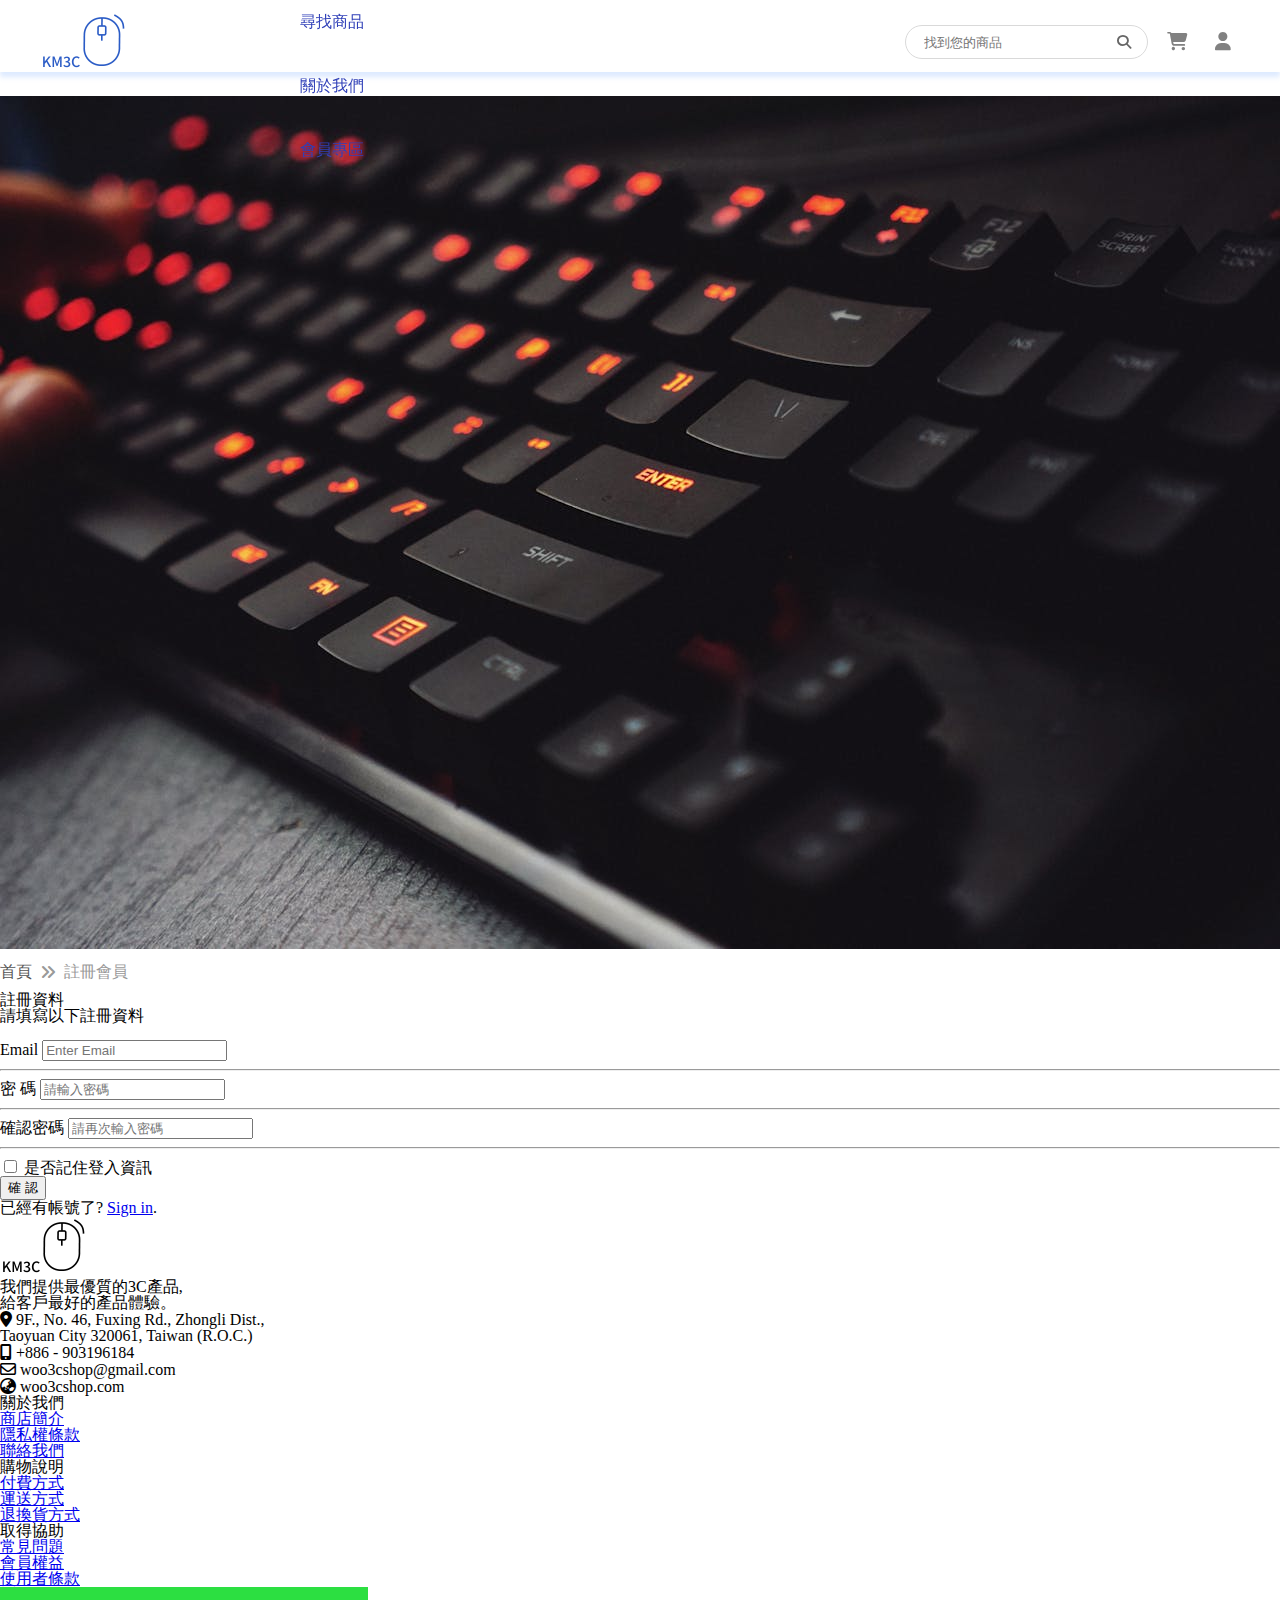
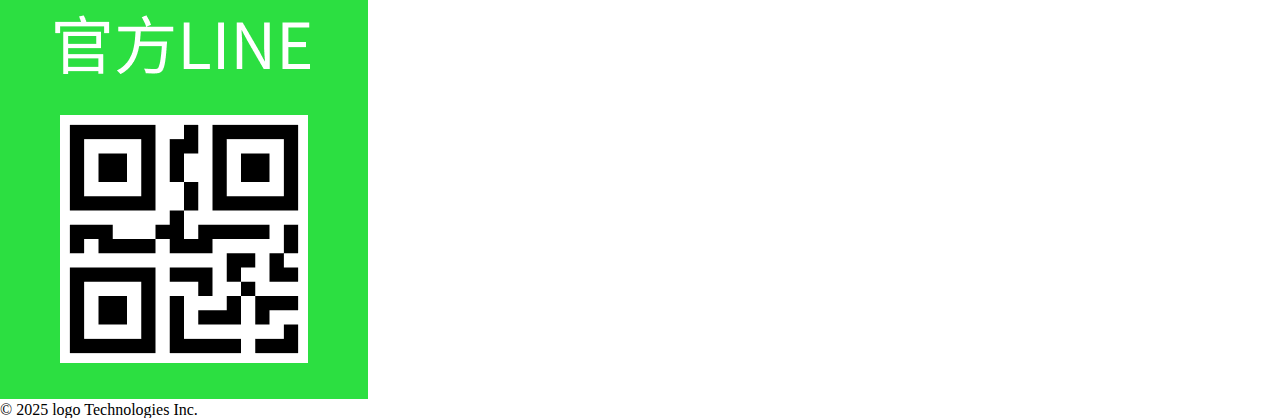
<file: register.html>
<!DOCTYPE html>
<html>
<head>
	<meta charset="utf-8">
	<meta http-equiv="X-UA-Compatible" content="IE=edge">
  <meta name="viewport" content="width=device-width, initial-scale=1.0">
  <title>KM3CHome</title>
  <!-- css list -->
  <link rel="stylesheet" href="https://cdnjs.cloudflare.com/ajax/libs/font-awesome/6.5.2/css/all.min.css">
  <link rel="stylesheet" href="css/style.css">
  <link rel="stylesheet" href="css/footer.css">
  <link rel="stylesheet" href="css/header.css">
  <link rel="stylesheet" href="css/product.css">
  

</head>
<body>
  <!-- header -->
  <header>
    <div class="containerheader">
      <div class="logo-container">
        <div class="nav-logo">
          <a href="index.html"><img alt="logo" width="100" height="60" src="img/header/log_2.png"></a>
        </div>
      </div>

      <div class="nav">
        <div class="nav-btn">
          <ul>
            <li class="nav-link">
              <a href="promo.html">優惠活動</a>
          </li>
            <li class="nav-link">
              <a href="product-list.html">尋找商品</a>
                <div class="dropdown">
                  <ol>
                    <li class="dropdown.link">
                      <a href="product-list.html">電競鍵盤</a>
                    </li>
                    <li class="dropdown.link">
                      <a href="product-list.html">電競滑鼠</a>
                    </li>
                    <li class="dropdown.link">
                      <a href="product-list.html">無線耳機</a>
                    </li>
                    <li class="dropdown.link">
                      <a href="product-list.html">其他周邊</a>
                    </li>
                  </ol>
                  
                </div>              
            </li>
            <li class="nav-link">
              <a href="about.html">關於我們</a>
            </li>
            <li class="nav-link">
              <a href="member.html">會員專區</a>
            </li>
          </ul>
        </div>
      </div>
      
      <div class="login">
        <ul>
          <li class="search"></i><input type="search" placeholder="找到您的商品"><i class="fa-solid fa-magnifying-glass"></i></li>
          <li class="cart">
            <a href="cart.html">
              <i class="fas fa-shopping-cart"></i>
            </a>
          </li>
          <!-- 再用js寫出彈出式視窗跟會員專區 -->
          <li class="memberlogin"><button onclick="window.location.href='register.html'" class="person"><i class="fa-solid fa-user"></i></button></li>
        </ul> 
      </div>
    </div>
  </header>
  <section>
    <div class="forallbanner">
      <img src="img/banner/forallbanner3.jpg" alt="">
    </div>
  </section>

    <section>
    <div class="breadcrumb">
      <ul>
        <li><a href="index.html">首頁</a></li>
        <li><i class="fa-solid fa-angles-right"></i></li>
        <li>註冊會員</li>
      </ul>
    </div>
  </section>

  <section>
  <div class="register-contain">
    <div class="register-row">
      <form action="/action_page.php">
        <div class="register-from">
          <h1>註冊資料</h1>
          <p>請填寫以下註冊資料</p>
          <br>
          <label for="email"><b>Email</b></label>
          <input type="text" placeholder="Enter Email" name="email" id="email" required>
          <hr>
          <label for="psw"><b>密 碼</b></label>
          <input type="password" placeholder="請輸入密碼" name="psw" id="psw" required>
          <hr>
          <label for="psw-repeat"><b>確認密碼</b></label>
          <input type="password" placeholder="請再次輸入密碼" name="psw-repeat" id="psw-repeat" required>
          <br>
          <hr>
          <div class="terms">
            <input type="checkbox" name="" id="">
            <label for="terms">是否記住登入資訊</label>
          </div>

          <button type="submit" class="btn-b registerbtn">確 認</button>

          <div class="to-signin">
            <p>已經有帳號了?
              <a class="blue3d" href="#" style="width:auto;">Sign in</a>.
            </p>
          </div>
        </div>


      </form>
  </div>
</div>

  </section>

  <footer>
    <div class="containerfooter" >
        <div class="footer-container">
          <div class="info-logo">
              <img alt="logo" width="100" height="60" src="img/header/logo_black.png">
            <ul>
              <li>我們提供最優質的3C產品,<br>
              給客戶最好的產品體驗。</li>
            </ul>
          </div>
          <div class="info">
            <div class="address">
              <i class="fas fa-map-marker-alt" aria-hidden="true"></i>
              <span>
                9F., No. 46, Fuxing Rd., Zhongli Dist.,<br>
                Taoyuan City 320061, Taiwan (R.O.C.)
              </span>
            </div>
            <div class="tel">
              <i class="fas fa-mobile-alt" aria-hidden="true"></i>
              <span>
                +886 - 903196184
              </span>
            </div>
            <div class="email">
              <i class="far fa-envelope" aria-hidden="true"></i>
              <span>
                woo3cshop@gmail.com
              </span>
            </div>
            <div class="web">
              <i class="fas fa-globe-asia" aria-hidden="true"></i>
              <span>
                woo3cshop.com
              </span>
            </div>
          </div>
        </div>
        <div class="info-text">
          <div class="info-about">
            <p class="p-title">關於我們</p>
              <ul>
                <li><a href="about.html">商店簡介</a> </li>
                <li><a href="about.html">隱私權條款</a> </li>
                <li><a href="about.html">聯絡我們</a> </li>
              </ul>
          </div>
        </div>

        <div class="info-text">
          <div class="info-about">
            <p class="p-title">購物說明</p>
              <ul>
                <li><a href="about.html">付費方式</a> </li>
                <li><a href="about.html">運送方式</a> </li>
                <li><a href="about.html">退換貨方式</a> </li>
              </ul>
          </div>
        </div>

        <div class="info-text">
          <div class="info-about">
            <p class="p-title">取得協助</p>
              <ul>
                <li><a href="about.html">常見問題</a></li>
                <li><a href="about.html">會員權益</a></li>
                <li><a href="about.html">使用者條款</a></li>
              </ul>
          </div>
        </div>

        <div class="line">
          <img src="img/footer/lineqr.png" alt="qrcode">
        </div>
    </div>

      <div class="container-copyright">
          <div class="text">
             <p>© 2025 logo Technologies Inc.</p>
          </div>
      </div>

  </div>
   

 
</footer>
		
<script src="JS/autoplay.js"></script>		


</body>
</html>
</file>
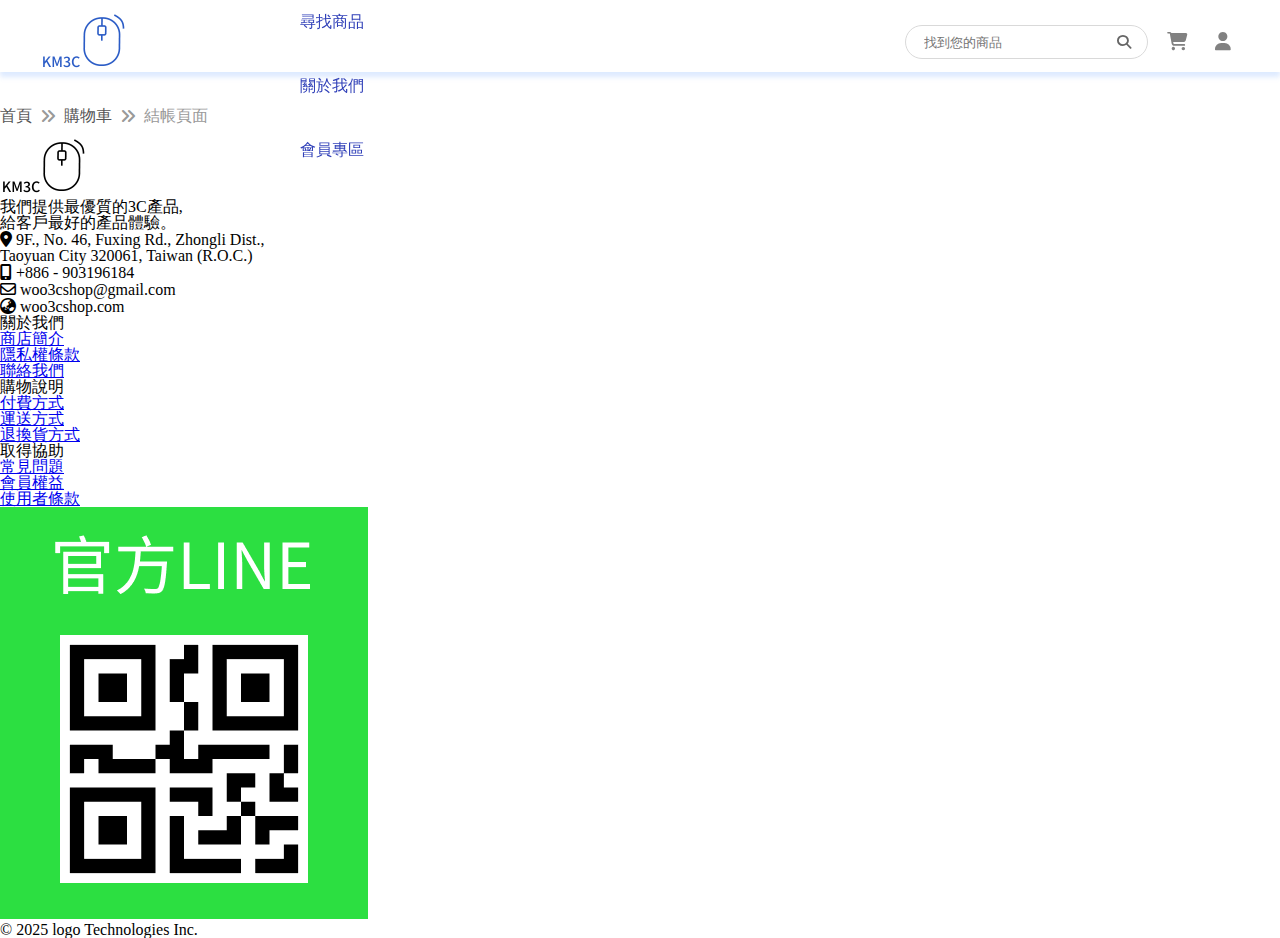
<file: sell.html>
<!DOCTYPE html>
<html>
<head>
	<meta charset="utf-8">
	<meta http-equiv="X-UA-Compatible" content="IE=edge">
  <meta name="viewport" content="width=device-width, initial-scale=1.0">
  <title>KM3CHome</title>
  <!-- css list -->
  <link rel="stylesheet" href="https://cdnjs.cloudflare.com/ajax/libs/font-awesome/6.5.2/css/all.min.css">
  <link rel="stylesheet" href="css/style.css">
  <link rel="stylesheet" href="css/footer.css">
  <link rel="stylesheet" href="css/header.css">
  <link rel="stylesheet" href="css/product.css">
  

</head>
<body>
  <!-- header -->
  <header>
    <div class="containerheader">
      <div class="logo-container">
        <div class="nav-logo">
          <a href="index.html"><img alt="logo" width="100" height="60" src="img/header/log_2.png"></a>
        </div>
      </div>

      <div class="nav">
        <div class="nav-btn">
          <ul>
            <li class="nav-link">
              <a href="promo.html">優惠活動</a>
          </li>
            <li class="nav-link">
              <a href="product-list.html">尋找商品</a>
                <div class="dropdown">
                  <ol>
                    <li class="dropdown.link">
                      <a href="product-list.html">電競鍵盤</a>
                    </li>
                    <li class="dropdown.link">
                      <a href="product-list.html">電競滑鼠</a>
                    </li>
                    <li class="dropdown.link">
                      <a href="product-list.html">無線耳機</a>
                    </li>
                    <li class="dropdown.link">
                      <a href="product-list.html">其他周邊</a>
                    </li>
                  </ol>
                  
                </div>              
            </li>
            <li class="nav-link">
              <a href="about.html">關於我們</a>
            </li>
            <li class="nav-link">
              <a href="register.html">會員專區</a>
            </li>
          </ul>
        </div>
      </div>
      
      <div class="login">
        <ul>
          <li class="search"></i><input type="search" placeholder="找到您的商品"><i class="fa-solid fa-magnifying-glass"></i></li>
          <li class="cart">
            <a href="cart.html">
              <i class="fas fa-shopping-cart"></i>
            </a>
          </li>
          <!-- 再用js寫出彈出式視窗跟會員專區 -->
          <li class="memberlogin"><button onclick="window.location.href='register.html'" class="person"><i class="fa-solid fa-user"></i></button></li>
        </ul> 
      </div>
    </div>
  </header>

  <section>
    <div class="breadcrumb">
      <ul>
        <li><a href="index.html">首頁</a></li>
        <li><i class="fa-solid fa-angles-right"></i></li>
        <li><a href="cart.html">購物車</a></li>
        <li><i class="fa-solid fa-angles-right"></i></li>
        <li>結帳頁面</li>
      </ul>
    </div>
  </section>

  <footer>
    <div class="containerfooter" >
        <div class="footer-container">
          <div class="info-logo">
              <img alt="logo" width="100" height="60" src="img/header/logo_black.png">
            <ul>
              <li>我們提供最優質的3C產品,<br>
              給客戶最好的產品體驗。</li>
            </ul>
          </div>
          <div class="info">
            <div class="address">
              <i class="fas fa-map-marker-alt" aria-hidden="true"></i>
              <span>
                9F., No. 46, Fuxing Rd., Zhongli Dist.,<br>
                Taoyuan City 320061, Taiwan (R.O.C.)
              </span>
            </div>
            <div class="tel">
              <i class="fas fa-mobile-alt" aria-hidden="true"></i>
              <span>
                +886 - 903196184
              </span>
            </div>
            <div class="email">
              <i class="far fa-envelope" aria-hidden="true"></i>
              <span>
                woo3cshop@gmail.com
              </span>
            </div>
            <div class="web">
              <i class="fas fa-globe-asia" aria-hidden="true"></i>
              <span>
                woo3cshop.com
              </span>
            </div>
          </div>
        </div>
        <div class="info-text">
          <div class="info-about">
            <p class="p-title">關於我們</p>
              <ul>
                <li><a href="about.html">商店簡介</a> </li>
                <li><a href="about.html">隱私權條款</a> </li>
                <li><a href="about.html">聯絡我們</a> </li>
              </ul>
          </div>
        </div>

        <div class="info-text">
          <div class="info-about">
            <p class="p-title">購物說明</p>
              <ul>
                <li><a href="about.html">付費方式</a> </li>
                <li><a href="about.html">運送方式</a> </li>
                <li><a href="about.html">退換貨方式</a> </li>
              </ul>
          </div>
        </div>

        <div class="info-text">
          <div class="info-about">
            <p class="p-title">取得協助</p>
              <ul>
                <li><a href="about.html">常見問題</a></li>
                <li><a href="about.html">會員權益</a></li>
                <li><a href="about.html">使用者條款</a></li>
              </ul>
          </div>
        </div>

        <div class="line">
          <img src="img/footer/lineqr.png" alt="qrcode">
        </div>
    </div>

      <div class="container-copyright">
          <div class="text">
             <p>© 2025 logo Technologies Inc.</p>
          </div>
      </div>

  </div>
   

 
</footer>
		
<script src="JS/autoplay.js"></script>		


</body>
</html>
</file>
<file: css/header.css>
/* header */
header{
    /* 固定 */
    display: flex;
    position: sticky;
    top: 0px;
    background-color: rgba(255, 255, 255, 0.9);
    backdrop-filter: blur(5px);
    width: 100%;
    height: 60px;
    z-index: 1000;
    padding-top: 12px;
    box-shadow: 0px 5px 5px 0px #77adff40;
    align-items: center;
    justify-content: center;
    margin-bottom: 24px;
}



.containerheader{
    display: flex;
    /* outline: 3px solid black; */
    width: 1200px;
    align-items: center;
    /* justify-content: space-between; */
    margin: 0 auto;

}

.logo-container{
    display: flex;
    align-items: center;
    flex: 1;
    max-width: 100px;    
}


.nav-logo a{
  width: 100%;
}


.nav{
  margin-left: 120px;
  width: 496px;
  height: 56px;
  margin-top: 8px;
  display: flex;
  flex-grow: 1;
  align-items: center;
  justify-content: flex-start;
  cursor: pointer;
}



.nav-link{
  padding-top: 16px;
}

.nav-btn { 
  position: relative; 
}
.nav-btn a{
  display: flex;
  align-items: center;
  justify-content: center;
  width: 124px;
  height: 40px;
  position: relative;
  padding: 4px 10px;
  text-decoration: none; 
  color:#2f3fb8;
  z-index: 10;
}
.nav-btn > a::after{
  content:"";
  position:absolute;
  display: block;
  left:50%; 
  bottom:2px; 
  width:0; 
  height:2px;
  background: currentColor;
  transition: width .25s ease, left .25s ease;
  z-index: -1;
  pointer-events: none;

}

.nav-btn > a:hover::after,
.nav-btn > a:focus-visible::after{
  left:0; width:100%;
  
}


/* login往左靠 */
.login{
  margin-left: auto;
}

.login ul{
  display: flex;
  align-items: center;
  gap: 12px;
  list-style: none;
  margin: 0;
  padding: 0;
}
.nav-btn:nth-child(2){
  position: relative;
}

.nav-btn > a > i{
  align-items: center;
  padding-left: 4px;
  padding-bottom: 4px;
}



/* 改這段：用透明＋位移控制進出場 */
.dropdown{
  position: absolute;             
  list-style: none;
  width: 144px;
  height: 200px;
  margin: 0;
  background: rgba(255, 255, 255, 0.95);
  outline: 1px solid #cfcfcf;
  z-index: 10;
  opacity: 0;
  transform: translateY(6px);
  visibility: hidden;
  pointer-events: none;
  cursor: pointer;
  transition: opacity .2s ease, transform .2s ease, visibility 0s linear .2s;
  transition-delay: .25s;       
}

.dropdown-link{
  display: flex;
  align-items: center;
  justify-content: center;
  width: 144px;
  height: 50px;
  position: relative;
  text-decoration: none; 
  color:#2f3fb8;
  z-index: 10;
  position: relative;
  cursor: pointer;
}

.dropdown-link > a{
  width: 144px;
  height: 32px;
  padding: 0 0 2px 0;
  cursor: pointer;
  
}

.nav-btn:hover .dropdown ,
.nav-btn:focus-within .dropdown ,
.nav-btn .dropdown:hover{
  opacity: 1;
  transform: translateY(0);
  visibility: visible;
  pointer-events: auto;
  transition-delay: 0s; 
  } 
.dropdown-link > a::after{
  content:"";
  position:absolute;
  display: block;
  left:50%;
  height: 2px;
  width: 0;
  bottom: -2px;
  background: currentColor;
  transition: width .25s ease, left .25s ease;
  z-index: -1;
  pointer-events: none;
}

.dropdown-link > a:hover::after,
.dropdown-link > a:focus-visible::after{
  left: 16px;
  width: 80%;
}



/* 搜尋列 */
.login .search{
  display: flex;
  align-items: center;          
  height: 34px;                 
  min-width: 240px;             
  padding: 0 8px 0 10px;        
  border: 1px solid #d9d9d9;
  border-radius: 17px;
  background: #fff;
  box-sizing: border-box;
}

/* 輸入框 */
.login .search input[type="search"]{
  flex: 1;
  height: 100%;
  border: 0;
  outline: none;
  padding: 0 8px;
  line-height: normal;         
  background: transparent;
  box-sizing: border-box;
  appearance: none;
}


.login .search i.fa-magnifying-glass{
  display: flex;
  align-items:center;
  justify-content:center;
  width: 30px;                  
  font-size: 14px;              
  line-height: 1;              
  color: #666;
} 

/* grid跟flex有等價的置中 */
/* .login .search i.fa-magnifying-glass{
  display: grid;
  place-items: center;
  width: 30px;                  
  height: 100%;
  font-size: 14px;              
  line-height: 1;               
  color: #666;
} */

/* 購物車跟登入會員扭 */
.login .cart a,
.login .memberlogin .person{
  display: flex;                
  align-items: center;          
  justify-content: center;      
  width: 34px;
  height: 34px;
  border: 0;
  background: transparent;
  cursor: pointer;
  text-decoration: none;
}

/* .login .cart a,
.login .memberlogin .person{
  display: grid;
  place-items: center;
  width: 34px;
  height: 34px;
  border: 0;
  background: transparent;
  cursor: pointer;
  text-decoration: none; 
} */

.login .cart i,
.login .memberlogin i{
  color: #818181;
  font-size: 18px;
  line-height: 1;
  transition: transform .22s cubic-bezier(.2,.8,.2,1.2);
}


.login .cart i:hover,
.login .cart i:focus-visible{
  transform: scale(1.3);         
  filter: brightness(1.1);       
}

.login .memberlogin i:hover,
.login .memberlogin i:focus-visible{
  transform: scale(1.3);         
  filter: brightness(1.1);
}
</file>
<file: css/product.css>
/* 麵包屑 */
.breadcrumb {
  display: flex;
  justify-content: flex-start;
  padding: 12px 0;
  font-size: 15px;
}

.breadcrumb ul {
  display: flex;
  align-items: center;
  gap: 8px; 
  list-style: none;
  margin: 0;
  padding: 0;
}

.breadcrumb li {
  display: flex;
  align-items: center;
  font-size: 16px;
  color: #999;
}

.breadcrumb a {
  text-decoration: none;
  color: #555;
  transition: color 0.2s;
}

.breadcrumb a:hover {
  color: #007bff;
}

.breadcrumb i {
  font-size: 16px;
  color: #999;
}

/* 整體 */
.contain-product{
  display: flex;
  gap: 16px;
  /* align-items: flex-start;
  flex-direction: column; */
  
  color: #111;
}

/* 左側選單 */
.filterin{
  display: flex;
  gap: 16px;
  align-items: flex-start;
  flex-direction: column;
  color: #111; 
   margin-right: 24px;

}

.filter-in-left{
  width: 200px;             
  background: #fff;
  border-radius: 10px;
  padding: 18px 14px;
  box-shadow: 0 6px 18px rgba(0,0,0,.06);
  box-sizing: border-box;
  margin-bottom: 32px;
  display: flex;
  flex-direction: column;
  gap: 12px;
}

/* 分類清單  */
.drown-list{
  display: block;
  border-radius: 10px;
  cursor: pointer;
  margin-bottom: 8px;
}

/* .drown-list > ul{
  display: none;
  padding: 10px 8px;
  line-height: 1.35;
  font-size: 20px;             
  border-radius: 10px;
} */

.drown-list > .listone{
  display: none;
  padding: 8px 8px 4px 8px;
  padding-left: 16px;
  line-height: 1.5;
  font-size: 16px;             
  border-radius: 10px;
}
.fixlistone{
  display: flex;
  border: 0;
  border-radius: 10px;
  background-color: transparent;
  line-height: 1.35;
  font-size: 20px;              
  font-weight: 500;
  width: 100%;
  align-items: center;
  justify-content: flex-start;
  padding: 4px 0 4px 4px ;
}
.fixlistone:hover,
.listone > li > button:hover{
  background-color: #60C7FA;
}
.listone > li{
  padding-bottom: 8px;
}
.listone > li > button{
  display: flex;
  align-items: center;
  justify-content: flex-start;
  font-size: 16px;
  background-color: transparent;
  border: 0;
  border-radius: 10px;
  cursor: pointer;
}


.drown-list i{
  margin-left: 12px;
  font-size: 14px;
  padding-bottom: 4px;
}

/*  下面篩選 */
.filter-search-in{
    display: flex;
    align-items: center;
    height: 34px;
    width: 100%;
    padding: 0 8px 0 10px;
    border: 1px solid #d9d9d9;
    border-radius: 17px;
    background: #fff;
    box-sizing: border-box;
    position: relative;
}
.filter-search-in > input[type="search"]{
    flex: 1;
    border: 0;
    outline: none;
    padding: 0 8px;
    line-height: normal;
    background: transparent;
    box-sizing: border-box;
    appearance: none;
}

.filter-search-in > input::-webkit-search-cancel-button {
    -webkit-appearance: none;
    appearance: none;
    display: none;
}



.filter-search-in > i.fa-magnifying-glass{
    font-size: 16px;
    line-height: 1;
    color: #666;
    position: absolute;
    right: 12px;
} 

.select-text{
  font-size: 20px;
}

.product-list-promo{
  display: grid;
  column-gap: 176px;
  row-gap: 32px;
  grid-template-columns: auto auto auto;
  justify-content: center;
  margin-bottom: 32px;
}

.product-list{
  display: grid;
  column-gap: 48px;
  padding-left: 32px;
  row-gap: 32px;
  grid-template-columns: auto auto auto;
  margin-bottom: 32px;
  
}

.product-card {
  display: flex;
  gap: 12px;
  width: 280px;
  height: 448px;
  background: #fff;
  border-radius: 10px;
  box-shadow: 0 2px 6px rgba(0,0,0,0.1);
  overflow: hidden;
  position: relative;
  transition: all .3s ease;
  
}

.product-card a{
  text-decoration: none;
  color: #000;
}

.product-card img {
  width: 100%;
  display: block;
  
}
.product-card-text{
  position: absolute;
  bottom: 16px;
  display: flex;
  flex-direction: column;
  justify-content: space-between;

}
.product-card-text h3{
  
  padding: 0px 12px 0 12px;
  display: flex;
  flex-direction: column;
  justify-content: flex-start;
  font-size: 20px;
  line-height: 1.5;
  transition: color .3s ease, transform .3s ease;
}

.product-card-text-h3{
  height: 90px;
  display: flex;
  justify-content: flex-start;
  font-size: 20px;
  line-height: 1.5;
}
.product-card-text p{
  display: flex;
  justify-content: flex-start;
  font-size: 16px;
}

.card-bottom {
  display: flex;
  flex-direction: row;
  padding: 24px 12px 0 12px;

}

.product-card:hover{
  transform: translateY(-6px);
  box-shadow: 0 8px 20px rgba(0,0,0,0.15);
}


.product-card-text:hover h3 {
  color: #007bff;
  transform: scale(1.02);
}

.price {
  align-items: center;
  font-size: 20px;
  font-weight: bold;
  color: #e60000;
}

.icon-cart,
.icon-fav{
    margin-left: auto;
}
.icon-fav i, 
.icon-cart i {
  font-size: 24px;
  color: #666;
  transition: transform .22s cubic-bezier(.2,.8,.2,1.2);
}
.icon-cart i:hover,
.icon-cart i:focus-visible{
  transform: scale(1.3);         
  filter: brightness(1.1);  
  color: #666;
}
.icon-fav i:hover,
.icon-fav i:focus-visible{
  transform: scale(1.3);         
  filter: brightness(1.1);  
  color: #e60000;
}

.pagination-g {
    /* 設定成跟商品列等寬 */
    width: 944px;
    display: flex;
    /* 先將這邊推到跟商品列等距 */
    padding-left: 256px;
    margin-top: 32px;
    
}

.pagination {
  margin: 0 auto;

}

.pagination a {
    color: black;
    float: left;
    padding: 8px 16px;
    text-decoration: none;
}

/* product-detail */

/* 上方 */
.product-detail-top{
  width: 984px;
  margin: 0 auto;
  display: flex;
  align-items: flex-start;
  background-color: #fff;
  border: 0;
  border-radius: 10px;
  gap: 28px;
  box-sizing: border-box;
  font-family: "Noto Sans TC", system-ui, -apple-system, "Segoe UI", Arial, "PingFang TC", "Microsoft JhengHei", sans-serif;
  padding: 16px;
  margin-bottom: 16px;
  box-shadow: 0 2px 6px rgba(0,0,0,0.1);
}

/* 左側圖片區  */
.product-detail-img{
  max-width: 484px;
  display: grid;
  grid-template-rows: auto auto;
  gap: 16px;
}

.product-detail-img-big{
  border: 2px solid #eaeaea;
  border-radius: 16px;
  overflow: hidden;
  box-shadow: 0 2px 12px rgba(0,0,0,.06);
}

.product-detail-img-big img{
  width: 100%;
  height: auto;
  display: block;
}

/* 小圖片 */
.product-detail-img-small{
  display: grid;
  grid-template-columns: repeat(4, 1fr);
  gap: 12px;
}

.product-detail-img-small img{
  width: 100%;
  aspect-ratio: 1/1;
  object-fit: cover;
  display: block;
  border-radius: 16px;
  border: 2px solid #eaeaea;
  background: #fff;
  opacity: 0.5;
  transition: transform .2s ease, border-color .2s ease, box-shadow .2s ease;
}



.product-detail-img-small img:hover{
  transform: translateY(-2px);
  border-color: #0fdad0;
  box-shadow: 0 6px 18px rgba(15,218,208,.18);
}

.product-detail-img-small > img.active{
  border-color: #0fdad0;
}


/* 右側文字 */
/* .product-detail-caption{
  max-width: 484px;
  display: grid;
  grid-template-rows: auto 1fr auto;
  gap: 18px;
  color: #111;
} */

.product-detail-caption{
  max-width: 484px;
  display: flex;
  flex-direction: column;
  gap: 18px;
  color: #111;
  padding-top: 16px;
}

.product-detail-caption h2{
  font-size: 32px;
  line-height: 1.35;
  font-weight: 700;
  margin: 0;
}


.product-detail-caption ul{
  margin-top: 32px;
  padding-left: 1.1em;  
  display: grid;
  gap: 24px;
  font-size: 18px;
  color: #222;
}

/* 按鈕 */
.product-cta{
  display: flex;
  margin-top: 272px;
  gap: 24px;
  justify-content: center;
}

.product-cta button{
  display: inline-flex;
  align-items: center;
  justify-content: center;
  gap: 10px;
  height: 64px;
  padding: 0 28px;
  border-radius: 999px;
  font-size: 22px;
  font-weight: 700;
  letter-spacing: .5px;
  line-height: 1;
  transition: transform .15s ease, box-shadow .2s ease, background-color .2s ease, color .2s ease, border-color .2s ease;
  /* 注意 */
  user-select: none;

  white-space: nowrap;
}

.btn-outline-love{
  background: #fff;
  color: #111;
  border: 2px solid #d9d9d9;
}

.btn-outline-love:hover{
  border-color: #60C7FA;
  box-shadow: 0 8px 22px rgba(0,0,0,.08);
  transform: translateY(-1px);
}

.btn-primary-cart{
  background: #60C7FA;
  color: #fff;
  border: 2px solid transparent;
  box-shadow: 0 10px 26px rgba(8, 190, 182, .25);
}

.btn-primary-cart:hover{
  background: #5debe6;
  transform: translateY(-1px);
  box-shadow: 0 14px 30px rgba(8, 190, 182, .35);
}


.product-cta i{
  font-size: 1em; 
  line-height: 1;
}


/* 中間 */
.product-detail-down {
  width: 984px;
  margin: 0 auto;
  background-color: #fff;
  font-family: "Noto Sans TC", sans-serif;
  box-shadow: 0 2px 6px rgba(0,0,0,0.05);
  border-radius: 10px;
  margin-bottom: 16px;
  
}

/* 標題 */
.down-up h2 {
  font-size: 24px;
  font-weight: 600;
  padding: 20px 28px;
}


.down-up h2::after{
  content: "";
  display: block;
  width: 100%;      
  height: 1px;
  background: #000;
  margin-top: 12px;
}


.down-img {
  display: flex;
  justify-content: space-between;
  gap: 20px;
  margin-bottom: 24px;
  padding: 0px 28px;

}

.down-img img {
  width: calc(50% - 10px);
  /* 自動算 
    flex-grow: 1;
    flex-shrink: 1;
    flex-basis: 0; */
  border-radius: 8px;
  display: block;
}


.down-caption {
  line-height: 1.8;
  font-size: 16px;
  padding: 0px 28px 12px 28px;
}

.down-caption br {
  line-height: 1.5;
}

/* product-caption */

.product-caption{
  width: 984px;
  margin: 0 auto;
  background:#fff;
  border: 0;
  border-radius: 10px;
  overflow: hidden;
}

/* 上方分頁列 */
.product-caption-nav{
  padding: 16px;
  background:#fff;
  position: relative;
}
.product-caption .tabs{
  display:flex;
}
.product-caption .tab{
  display: flex;
  align-items:center;
  justify-content:center;
  padding: 14px 26px;
  font-size: 20px;
  color:#000;
  background:#fff;
  border: 1px solid #000;
  border-bottom: 0;
  border-radius: 10px 10px 0 0;
}

.product-caption-nav::after{
  content: "";
  display: block;
  width: 100%;    
  height: 1px;
  background: #000;
}

.product-caption-contain{
  padding: 28px 32px 36px;
  background:#fff;
}
.product-caption-contain li{
  font-size: 16px;  
  line-height: 1.5;
  margin: 6px 0;
}

/* 購物車 */


.cart-container{
  width: 1200px;
  min-height: 706px;         
  margin: 24px auto;
  display: grid;
  grid-template-columns: 1fr 390px;  
  gap: 24px;
}


.card{
  background:#fff;
  border-radius: 20px;
  box-shadow: 0 6px 20px rgba(0,0,0,.06);
}

.cart-items{
  background:#fff;
  border-radius: 20px;
  box-shadow: 0 6px 20px rgba(0,0,0,.06);
  padding: 4px 24px 24px 24px;
  display: flex;
  flex-direction: column;
  gap: 24px;
}



.cart-item{
  position: relative;
  display: grid;
  grid-template-columns: 220px 1fr;
  gap: 18px;
  align-items: start;
  position: relative;
  padding-top: 40px;
}

.cart-item::after{
  content: "";
  display: block;
  width: 100%;      
  height: 1px;
  background: #000;
  position: absolute;
}

.cart-item:first-child::after{
  display: none;
}


.item-left img{
  display: block;
  width: 100%;
  height: auto;
  border-radius: 12px;
  border: 1px solid #eee;
}

.item-info{
  height: 100%;
  display: flex;
  flex-direction: column;
}

.item-info h4{
  margin: 0;
  font-size: 18px;
  line-height: 1.5;
  font-weight: 600;
}

.item-actions{
  height: 100%;
  display: flex;
  position: relative;
  justify-content: center;
}

.quantity{
  display: inline-flex;
  border: 1px solid #cfcfcf;
  border-radius: 4px;
  overflow: hidden;
  height: 36px;
  position: absolute;
  right: 0px;
  top: 16px;
  
}

.qty-btn{
  width: 40px;
  min-width: 40px;
  border: 0;
  background: #ececec;
  font-size: 18px;
}
.qty-btn:hover{ 
  background:#e3e3e3; 
}

.quantity input{
  width: 48px;
  border: 0;
  outline: none;
  text-align: center;
  font-size: 16px;
  background: #f7f7f7;
}

.remove-btn{
  position: absolute;
  right: 0px;
  bottom: 0px;
  height: 28px;
  border: 1px solid #ddd;
  background:#fff;
  border-radius: 6px;
  display: grid;
  place-items: center;
  justify-content: center;
  transition: .15s ease;
  margin-top: 4px;
}

.remove-btn:hover{ 
  background:#f6f6f6; 
}

.love-btn{
  position: absolute;
  right: 54px;
  bottom: 0px;
  height: 28px;
  border: 1px solid #ddd;
  background:#fff;
  border-radius: 6px;
  display: grid;
  place-items: center;
  justify-content: center;
  transition: .15s ease;
  margin-top: 4px;
}

.remove-btn:hover{ 
  background:#f6f6f6; 
}



.cart-summary{
  background:#fff;
  border-radius: 20px;
  box-shadow: 0 6px 20px rgba(0,0,0,.06);
  padding: 24px 24px 28px;
  display: flex;
  flex-direction: column;
  gap: 14px;
}

.cart-summary h3{
  margin: 0;
  font-size: 22px;
  font-weight: 700;
  letter-spacing: .02em;
  padding-bottom: 8px;
  border-bottom: 2px solid #ededed;
}

.summary-row{
  display: flex;
  align-items: center;
  justify-content: space-between;
  gap: 12px;
  padding: 8px 0;
  font-size: 16px;
}

.summary-row.total{
  margin-top: 4px;
  padding-top: 12px;
  border-top: 1px solid #eee;
  font-size: 18px;
  font-weight: 700;
}

.summary-row.total span:nth-child(2){
  color: #FF5656;
}


.coupon-btn{
  margin-top: auto;             
  width: 100%;
  height: 64px;
  border: 0;
  border-radius: 30px;
  background: #ececec;
  font-size: 18px;
  transition: .15s ease;
}
.coupon-btn:hover{ 
  background:#e2e2e2; 
}

/* 結帳橫條 */

section.checkout-bar-out{
  max-width: none;  
  width: 100%;
  background:#fff;
  display: flex;
  position: sticky;
  z-index: 1000;
  bottom: 0;
}
.checkout-bar{
  margin: 0 auto;
  max-width: 1200px;
  width: 100%;
}

.checkout-inner{   
  padding:  36px 24px;            
  display: flex;
  align-items: center;
  justify-content: space-between;
}

.subtotal{
  display: flex;
  align-items: baseline;
  gap: 28px;
  line-height: 1;
}

.subtotal-label{
  font-size: 22px;
  color: #222;
  letter-spacing: .02em;
}

.subtotal-price{
  font-size: 64px;
  font-weight: 800;
  color: #FF5656;           
}


.btn-checkout{
  display: flex;
  align-items: center;
  justify-content: center;
  height: 68px;             
  min-width: 420px;         
  border-radius: 999px;     
  background: #FF5656;
  color: #fff;
  text-decoration: none;
  font-size: 28px;
  font-weight: 700;
}

.btn-checkout > span{
  display: flex;
  justify-content: center;
}

/* 結帳彈出式視窗 */
.modal {
  display: none;
  position: fixed;
  inset: 0;
  background-color: rgba(0,0,0,0.4);
  z-index: 9999; 
}

.modal-content {
  background: #FBF5F5;
  margin: 10% auto;
  padding: 20px;
  width: 600px;
  border-radius: 10px;
}
.modal-content > .fix-delivery > h3{
  font-size: 36px;
  margin-left: 4px;
}

.cancel{
  background-color: transparent;
  cursor: pointer;
  border: 0;
  font-size: 24px;
}

.fix-delivery{
  display: flex;
  justify-content: space-between;
  margin-bottom: 16px;
}

.modal-content > ul{
  display: flex;
  flex-direction: column;
  gap: 16px;
}

.modal-content > ul > li > .invoiceModal-label{
  background-color: #fff;
  border: 0;
  border-radius: 10px;
  font-size: 24px;
  cursor: pointer;
  display: flex;
  padding: 24px;
  gap: 8px;
}

.modal-content > ul > li > .deliveryModal-label{
  background-color: #fff;
  border: 0;
  border-radius: 10px;
  font-size: 24px;
  cursor: pointer;
  display: flex;
  padding: 24px;
}

.modal-content > ul > li > .deliveryModal-label > .deliver-button{
  display: flex;
  flex-direction: column;
  padding-left: 8px;
  gap: 16px;
}
.modal-content > ul > li > .deliveryModal-label > .deliver-button > span{
  margin-left: 0;
  display: flex;
  justify-content: flex-start;
}
.modal-content > ul > li > .deliveryModal-label > .deliver-button > small{
  display: inline-block;
  color: #666;
  font-size: 14px;
}

.round-radio {
  appearance: none;
  -webkit-appearance: none;
  -moz-appearance: none;
  width: 24px;
  height: 24px;
  border: 2px solid #1E90FF;
  border-radius: 50%;
  cursor: pointer;
  display: inline-flex;
  align-items: center;
  justify-content: center;
  transition: all 0.2s;
  position: relative;
  margin: 0;
}

.invoiceModal > .modal-content > ul > li > button{
  display: flex;
  gap: 8px;
}

.round-radio:checked::after {
  content: '';
  width: 12px;
  height: 12px;
  background-color: #1E90FF;
  border-radius: 50%;
  display: block;
}


/* 結帳本體內容 */
.sell-container{
  width: 1200px;
  min-height: 400px;         
  margin: 24px auto;
  display: grid;
  grid-template-columns: 1fr 390px;  
  gap: 24px;
}

.sell{
  display: grid;
  gap: 24px;
  font-size: 24px;
  grid-template-rows: 1fr 2fr 1fr;
}
.checkout-section-delivery{
  background: #fff;
  border-radius: 20px;
  box-shadow: 0 6px 20px rgba(0, 0, 0, .06);
  padding: 24px 24px 28px;
  
}

.checkout-button-delivery{
  display: flex;
  width: 100%;
  font-size: 24px;
  border: 1px solid #FF5656;
  background: transparent;
  border-radius: 10px;
  margin-top: 24px;
  padding: 8px;
  align-items: center;
  justify-content: center;
  gap: 8px;
  cursor: pointer;
}

.checkout-button-delivery > span{
  color: #FF5656;
}
.checkout-button-delivery > i{
  font-size: 16px;
}



.checkout-section-buyer-info{
  background: #fff;
  border-radius: 20px;
  box-shadow: 0 6px 20px rgba(0, 0, 0, .06);
  padding: 24px 24px 28px;
}

.checkout-section-buyer-info input[type="email"],
.checkout-section-buyer-info input[type="tel"]{
  width:100%;
  height:48px;
  border:1px solid #e5e7eb;
  border-radius: 10px;
  padding:0 18px;
  outline:none;
  background:#fff;
  color:#111827;
  box-sizing:border-box;
  margin-top: 16px;
  transition:border-color .15s ease, box-shadow .15s ease;
}

.checkout-section-buyer-info input[type="email"]:focus,
.checkout-section-buyer-info input[type="tel"]:focus
{
  border-color:#3b82f6;
  box-shadow:0 0 0 2px rgba(59,130,246,.14);
}

.checkout-section-invoice{
  background: #fff;
  border-radius: 20px;
  box-shadow: 0 6px 20px rgba(0, 0, 0, .06);
  padding: 24px 24px 28px;
}

.checkout-button-invoice{
  display: flex;
  width: 100%;
  font-size: 24px;
  border: 1px solid #FF5656;
  background: transparent;
  border-radius: 10px;
  margin-top: 24px;
  padding: 8px;
  align-items: center;
  justify-content: center;
  gap: 8px;
  cursor: pointer;
}


.checkout-button-invoice > span{
  color: #FF5656;
}

.checkout-button-invoice > i{
  font-size: 16px;
}
.confirm-button{
  display: flex;
  justify-content: end;
}
.confirm-Delivery{
  background-color: #FF5656;
  cursor: pointer;
  border: 0;
  border-radius: 10px;
  margin-top: 16px;
  padding: 8px 36px;
  font-size: 24px;
  color: #fff;
}

.confirm-Invoice{
  background-color: #FF5656;
  cursor: pointer;
  border: 0;
  border-radius: 10px;
  margin-top: 16px;
  padding: 8px 36px;
  font-size: 24px;
  color: #fff;
}

.check-info{
  margin-top: 16px;
}
</file>
<file: css/RWD.css>
@media screen and (max-width: 820px){
/*    index-RWD       */
    
    header{
            position: sticky;
            top: 0;
            height: auto;            
            align-items: flex-start; 
    }

    .containerheader{
            display: flex;
            align-items: center;
            padding: 12px 8px 12px 8px;
            position: relative;
    }
    .nav{ 
        display: none; 
    } 
    .login{ 
        display: none; 
    } 

    .RWD-icon{
        display: flex;
        margin-left: auto;
        gap: 8px; 

    }
    .memberlogin-RWD,
    .cart-RWD{
        display: block; 
        color: #818181;
    }

    .memberlogin-RWD > .person,
    .cart-RWD > a{
        display: flex;                
        align-items: center;          
        justify-content: center;      
        width: 34px;
        height: 34px;
        border: 0;
        background: transparent;
        cursor: pointer;
        text-decoration: none;
        color: #818181;
    }

    .memberlogin-RWD > .person > i,
    .cart-RWD > a > i{
        font-size: 24px;
        line-height: 1.5;
     }

    .barmenu{
            display: block;
            padding: 0 0 0 3px;
            position: absolute;
            right: 100px;
            cursor: pointer;

            
    }
    .bar{   
            width: 36px;
            height: 6px;
            background-color: #666;
            margin: 6px 0px;
           
            border: 0;
            border-radius: 3px;
        }



    footer{
        bottom: 0;
    }
    .info-text-group{
        gap: 12px;
    }
    .info-text{
        padding: 0;
    }

    .containerfooter{
            display: flex;
            width: 100%;
            align-items: center;
            justify-content: space-between;
            gap: 8px;
            padding: 0 8px 0 8px;

    }

    .container-copyright{
            display: flex;
            width: 100%;
            align-items: center;
            justify-content: space-between;
            gap: 8px;
            padding: 0 8px 0 8px;
    }

    .footer-container{
        height: 100%;
        padding-top: 12px;
    }
    .info-logo{
        padding: 0;
    }

    .info-text{
        height: 100%;
    }

    .line{
        height: 100%;
        margin: 0;
    }
    .container-copyright::before{
        width: 100%;
    }

    .nav{
        display: none;
        position: fixed;
        width: 100%;
        /* 重要 */
        height: calc(100vh);
        /* display: flex;
        flex-direction: column;
        justify-content: flex-start; */
        background-color: #60C7FA;
        top: 98px;
        right: -100%;
        margin: 0;
    }

    .nav.open{
        display: flex;
        flex-direction: column;
        justify-content: flex-start;
        right: 0;
    }
    .nav-btn{
        margin-right: auto;
    }

    .dropdown{
        display: none;
        background-color: transparent;
        outline: 0;
        padding-left: 16px;
    }

    .nav-btn:nth-child(2) > a{
        padding-left: 16px;
    }


    .nav-btn:hover .dropdown,
    .nav-btn:focus-within .dropdown,
    .nav-btn .dropdown:hover {
        display: block;
        transform: translateY(0);
        pointer-events: none;
        transition: none;
    }



    .dropopen{
        display: block;
        position: static;
    }


    .nav-btn > a::after{
        display: none;
    }

    .dropdown-link > a::after{
        display: none;
    }

    .promo{
        max-width: calc(100% - 96px);
        height: auto;
        margin: 0;
        padding: 0 48px 0 48px;
    }

    .promo-card,
    .video-wrap{
        max-width: 100%;
        height: auto;
        flex-direction: column;
        gap: 32px;
        padding: 16px 0 16px 0;

    }

    .carousel{
        width: calc(100% - 32px);
        height: auto;
    }

    .carousel-inner > .carousel-item > img{
        max-width: 100%;
        height: auto;

    }
    .filter{
        max-width: calc(100% - 96px);
        height: auto;
        margin-top: 32PX;
        padding: 0 48px 0 48px;
       
    }
    .video-wrap{
        grid-template-columns: 0.5fr;
        justify-content: center;
    }

    .video-card:nth-child(2),
    .video-card:last-child{
        display: none;        
    }
    

/*   product-list-RWD        */
    .breadcrumb{
        max-width: calc(100% - 32px);
        height: auto;
        padding: 0 16px 16px 16px;   
    }
    .contain-product{
        max-width: calc(100% - 24px);
        height: auto;
        padding: 0 12px 0 12px;        
    }

    .product-list-promo{
        max-width: calc(100% - 24px);
        height: auto;
        padding: 0 12px 0 12px;
        grid-template-columns: auto auto;
        column-gap: 48px;
    }

    .product-list{
        column-gap: 16px;
        padding-left: 0;
        row-gap: 32px;
        grid-template-columns: auto auto;
        margin-bottom: 32px;
    }
    
    .pagination-g{
        display: none;
    }

    .product-card:first-child{
        display: none;
    }































}
</file>
<file: css/style.css>
@import url('reset.css');
</file>
<file: css/footer.css>
@import url('reset.css');
</file>
